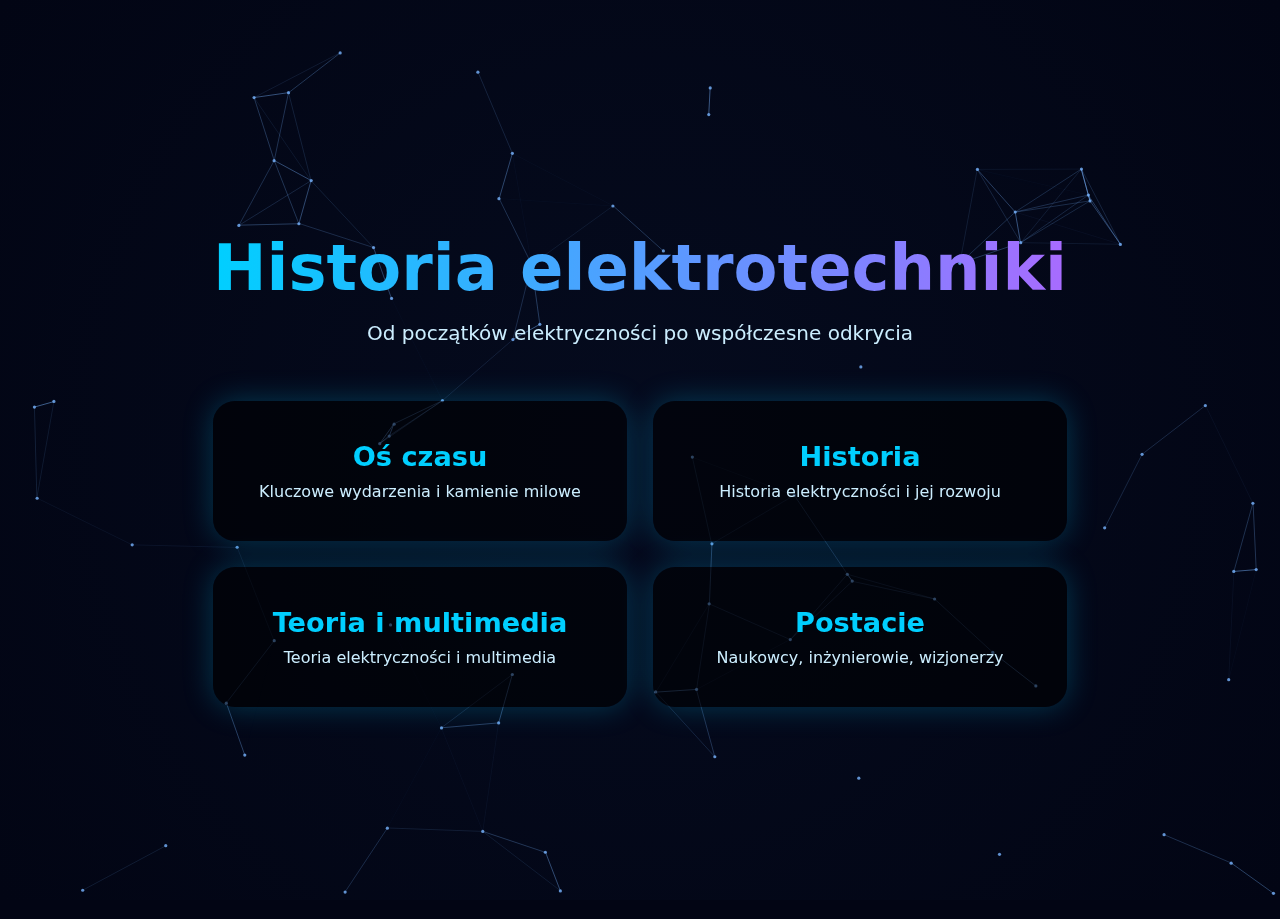
<file: index.html>
<<!DOCTYPE html>
<html lang="pl">
<head>
  <meta charset="UTF-8">
  <meta name="viewport" content="width=device-width,initial-scale=1" />
  <title>Historia elektrotechniki</title>
  <link rel="stylesheet" href="css/glowna.css">
</head>
<body class="home-page">

 <canvas id="bg-electrons"></canvas>

  <main class="tlo">
    <section class="hero">
      <h1>Historia elektrotechniki</h1>
      <p>Od początków elektryczności po współczesne odkrycia</p>

      
      <div class="tiles">

        <a href="os_czasu.html" class="tile">
          <h3>Oś czasu</h3>
          <span>Kluczowe wydarzenia i kamienie milowe</span>
        </a>

        <a href="historia.html" class="tile">
          <h3>Historia</h3>
          <span>Historia elektryczności i jej rozwoju</span>
        </a>

        <a href="teoria_multimedia.html" class="tile">
          <h3>Teoria i multimedia</h3>
          <span>Teoria elektryczności i multimedia</span>
        </a>

        <a href="postacie.html" class="tile">
          <h3>Postacie</h3>
          <span>Naukowcy, inżynierowie, wizjonerzy</span>
        </a>

      </div>
    </section>
  </main>

  <script src="script.js"></script>
</body>
</html>
</file>
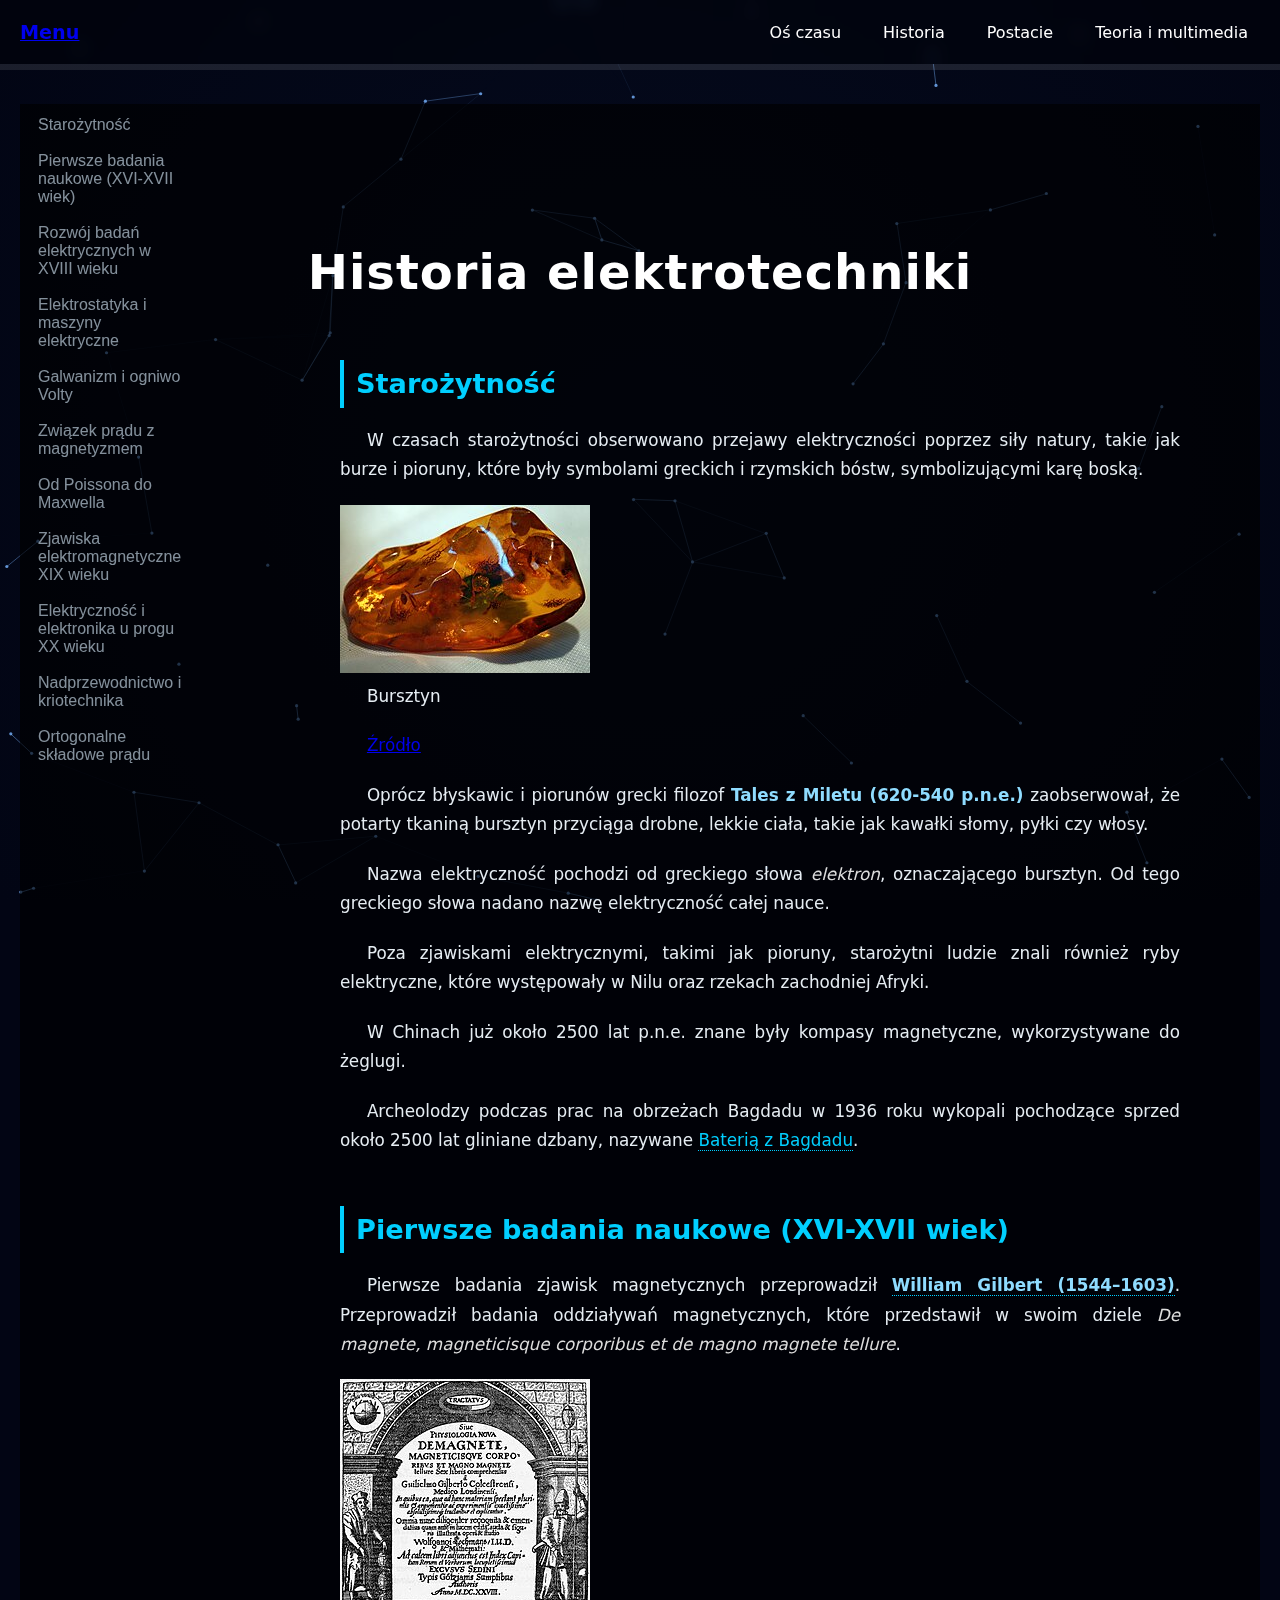
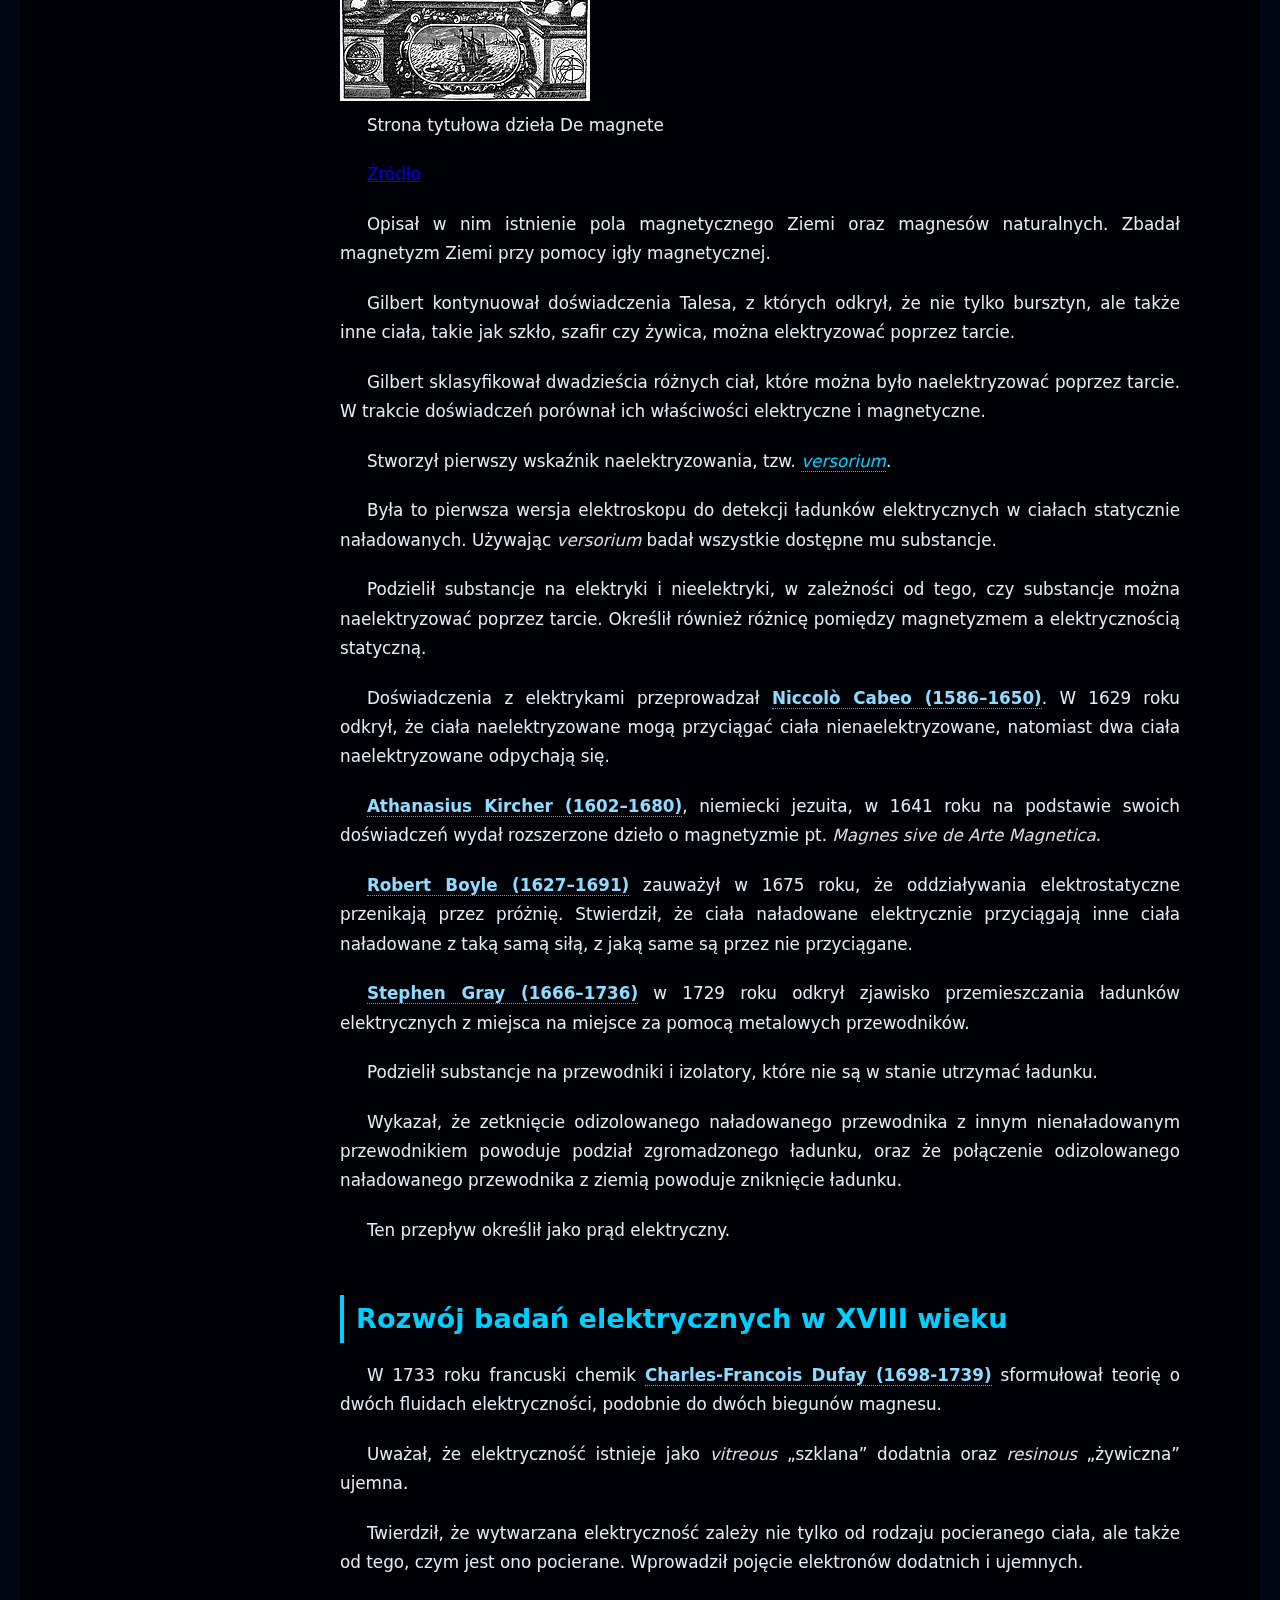
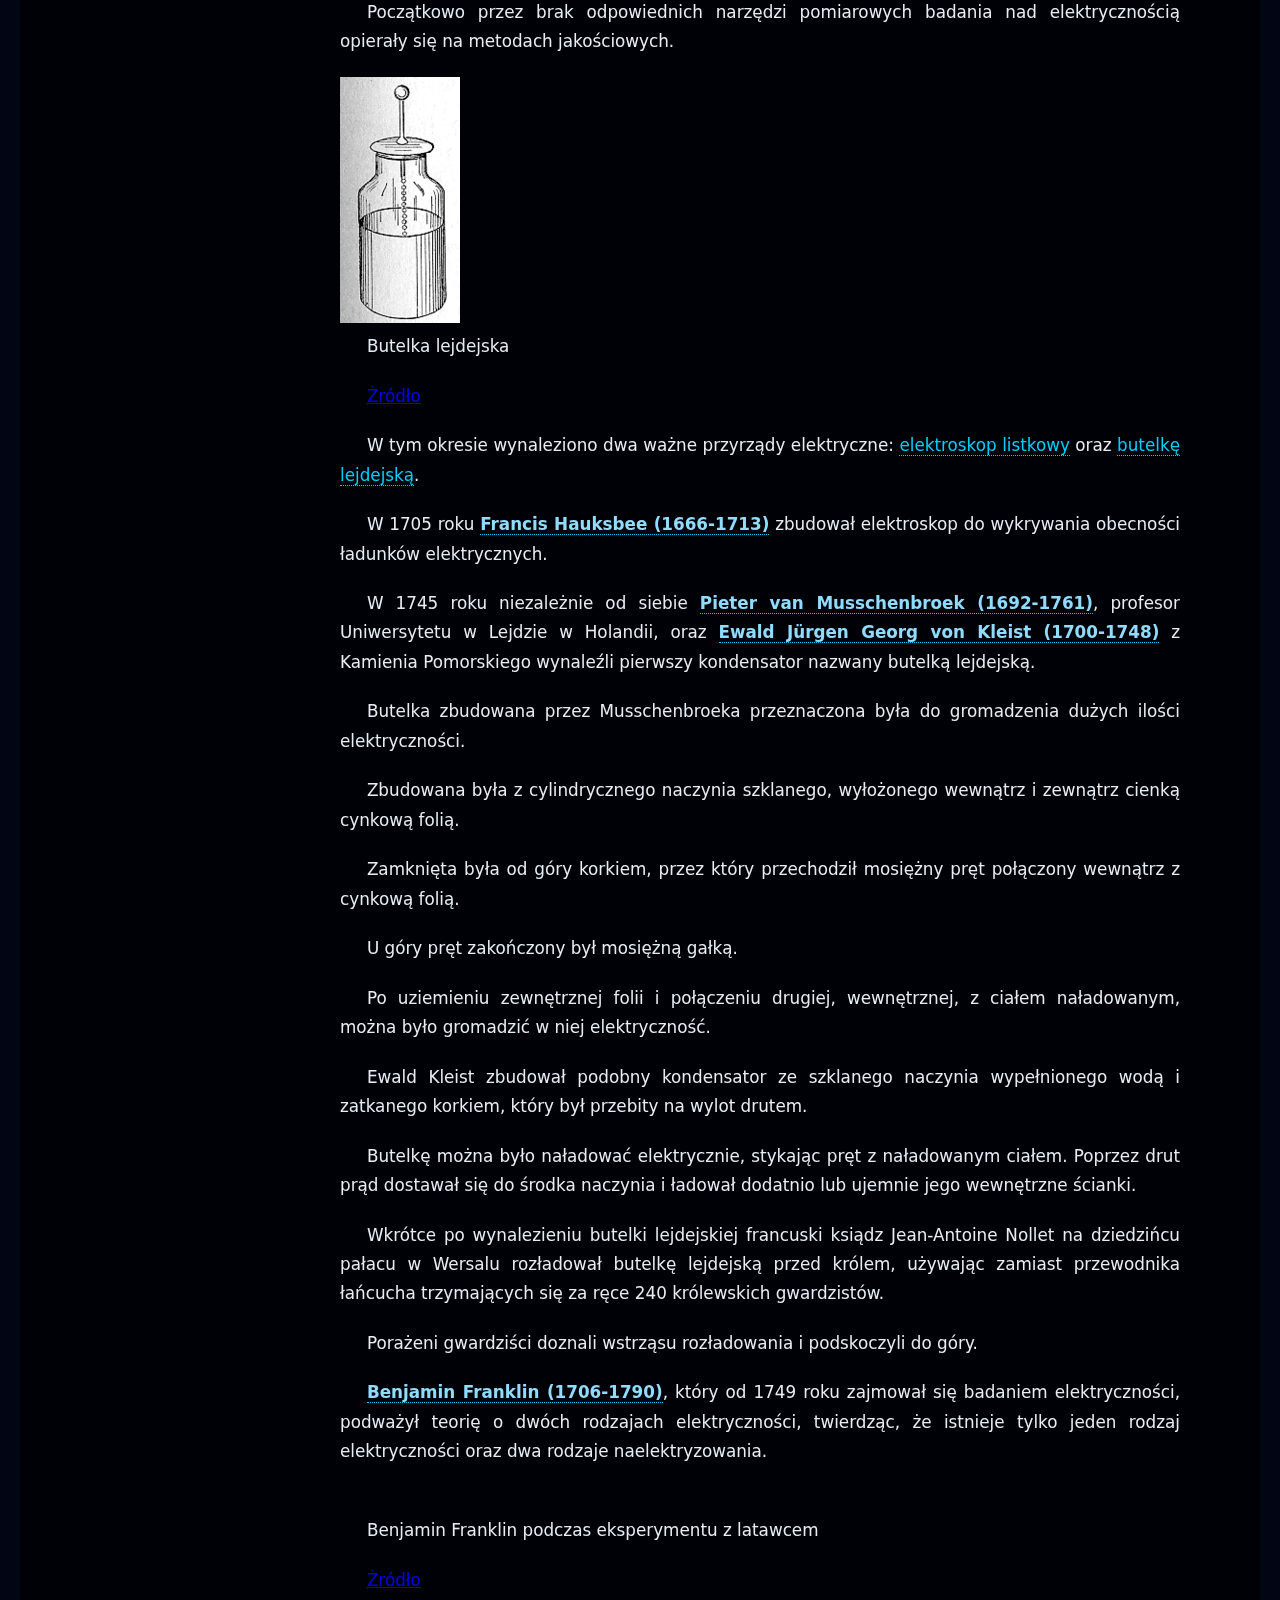
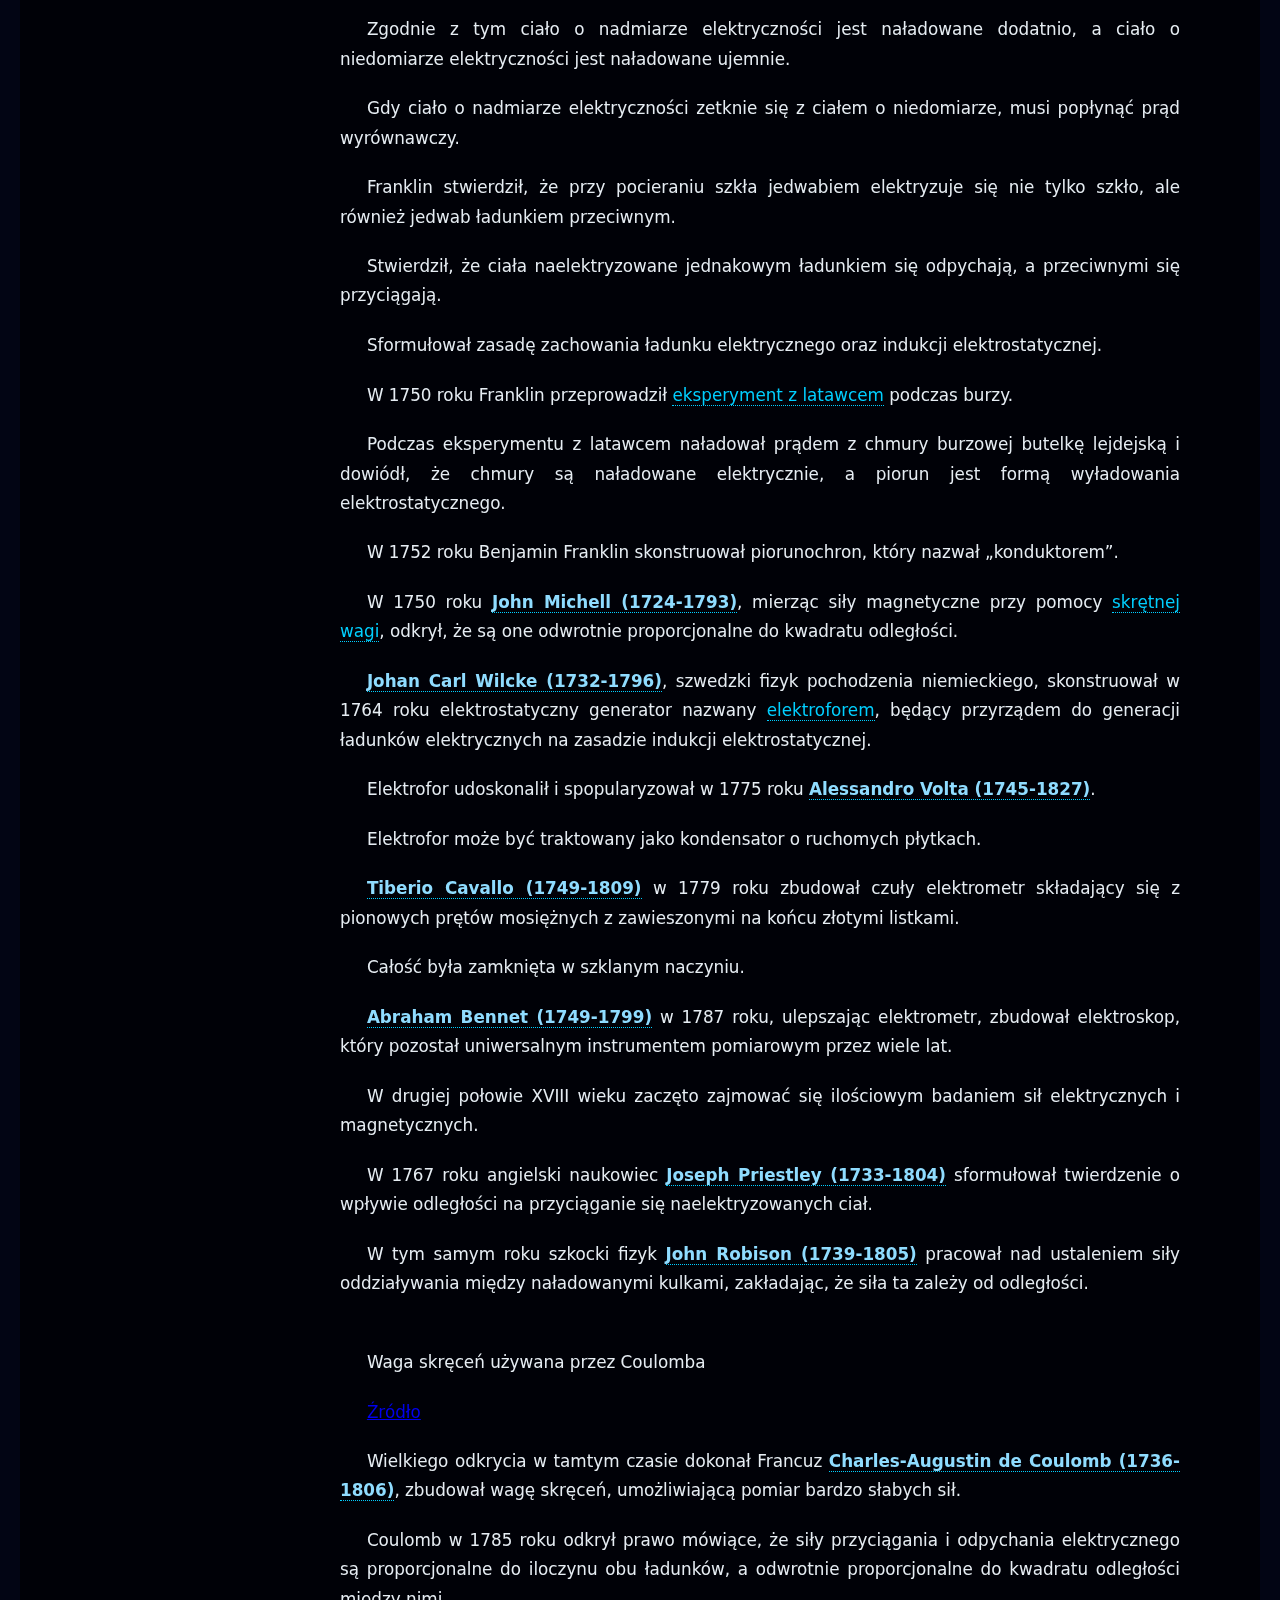
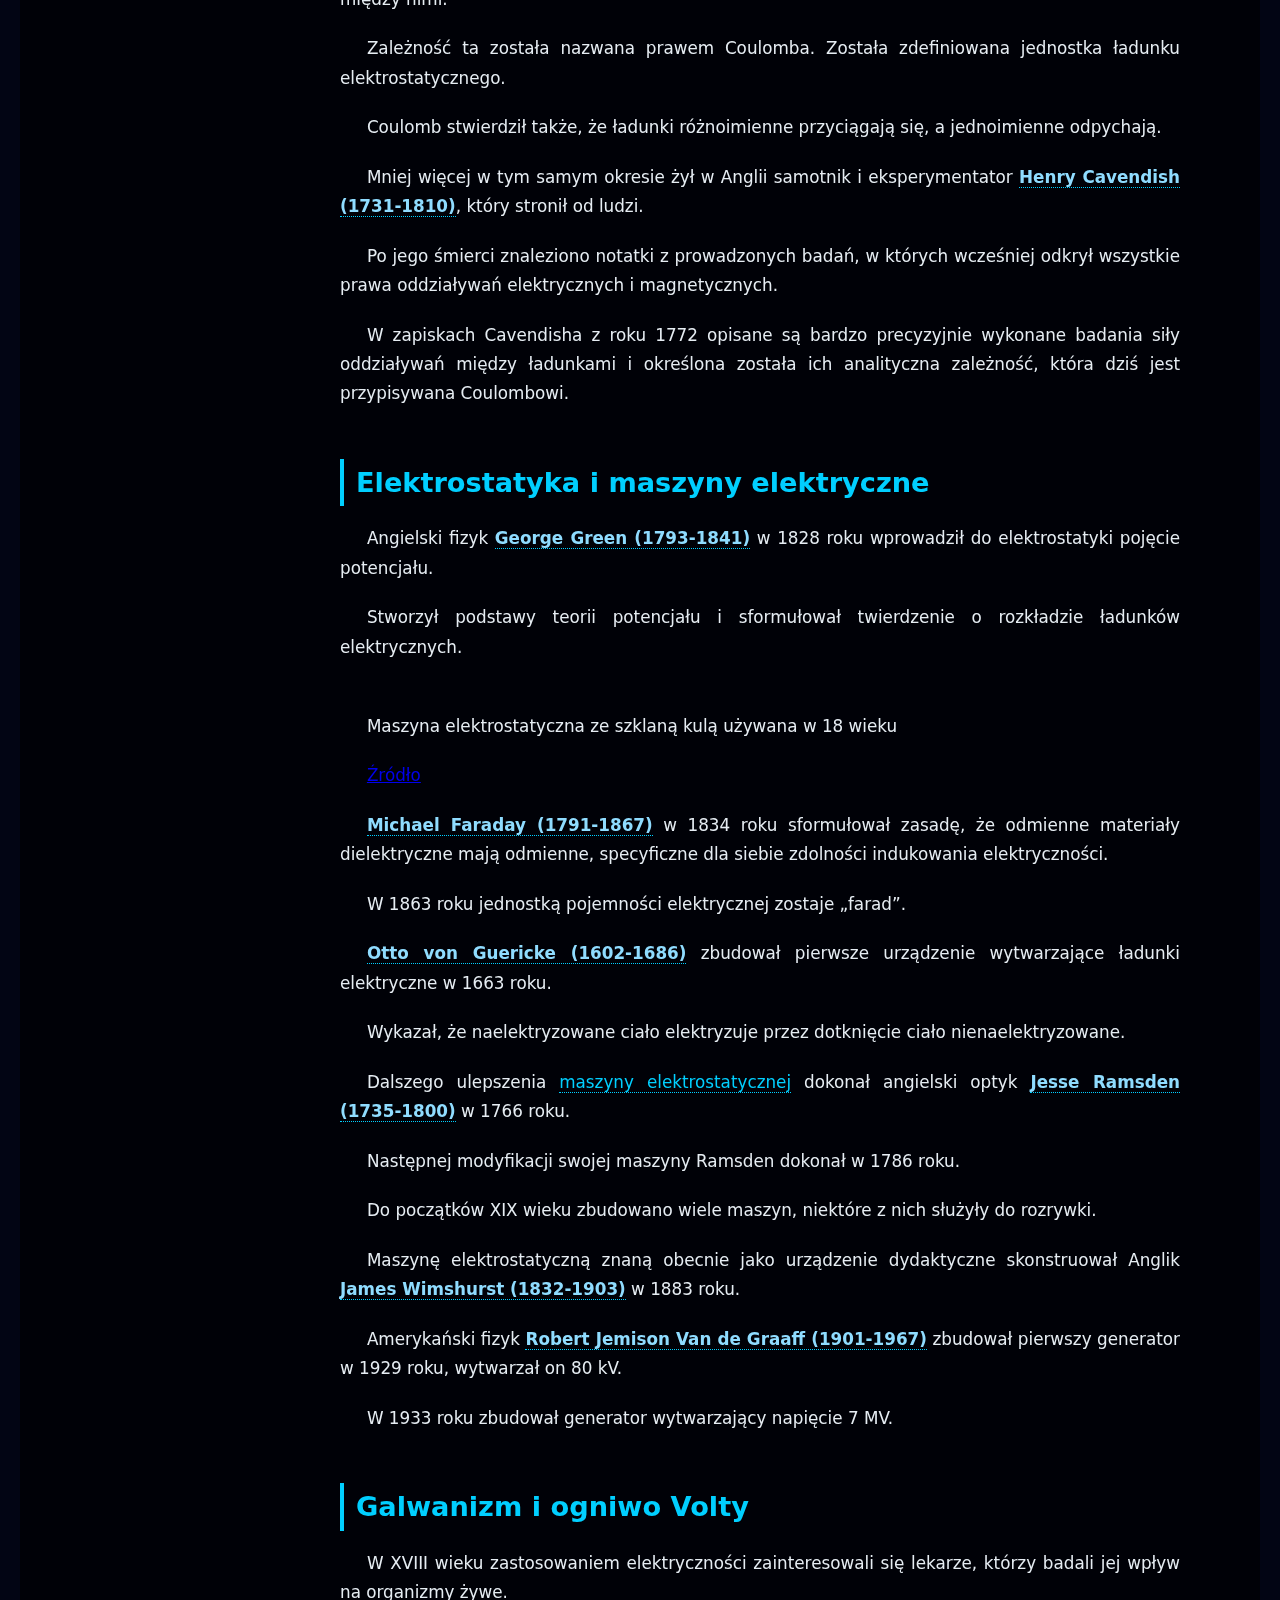
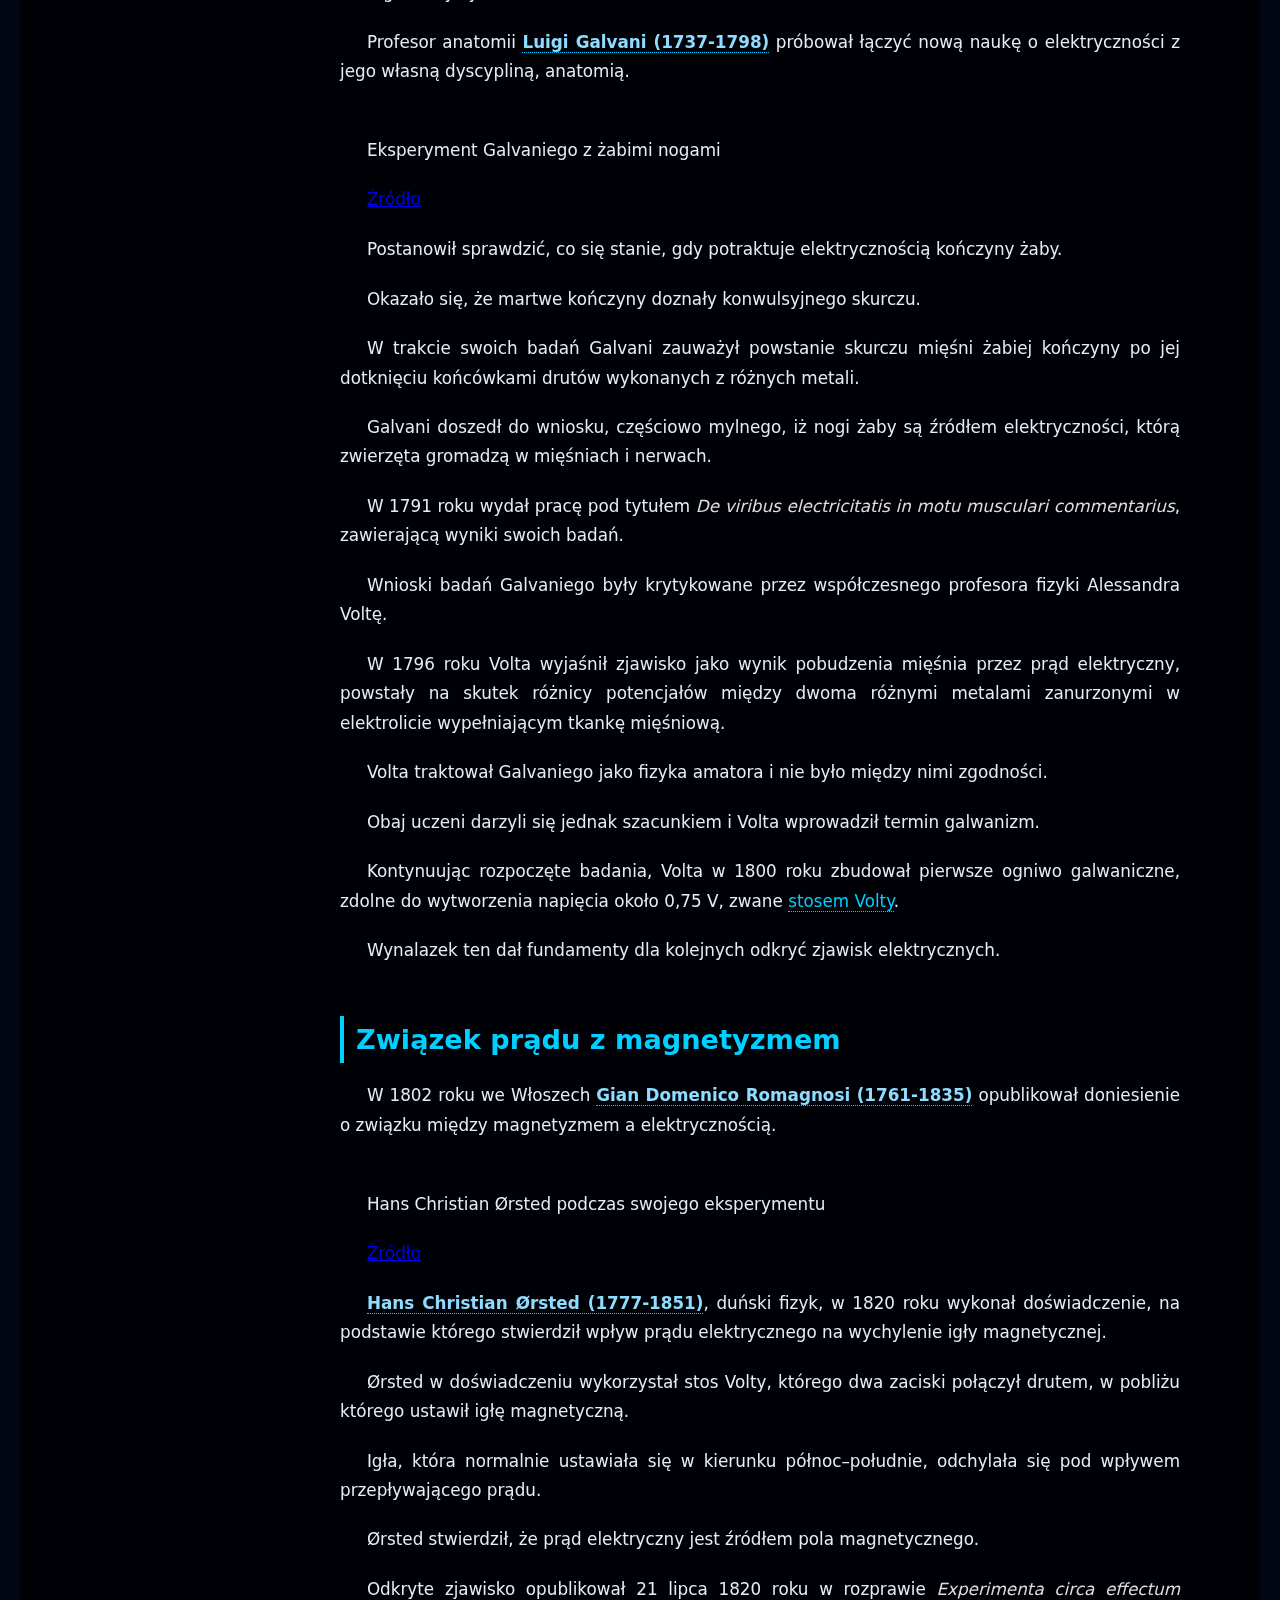
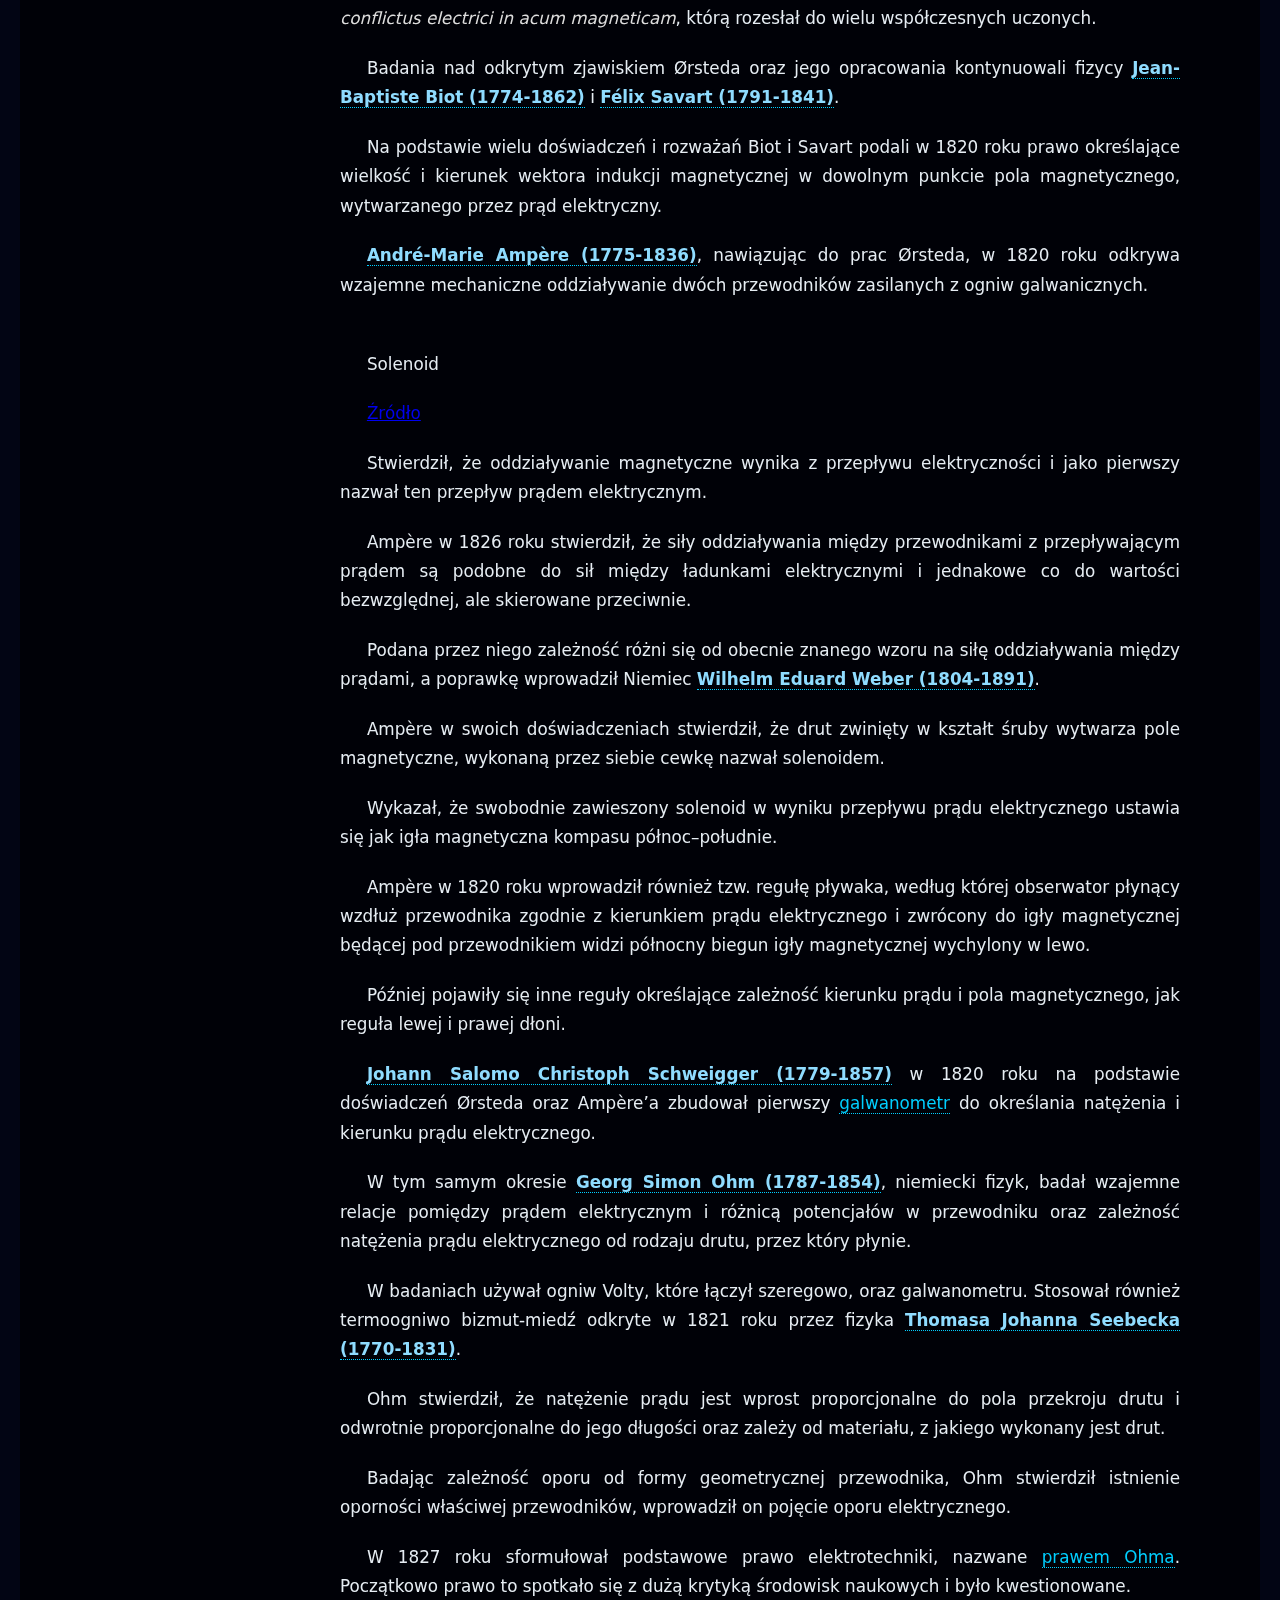
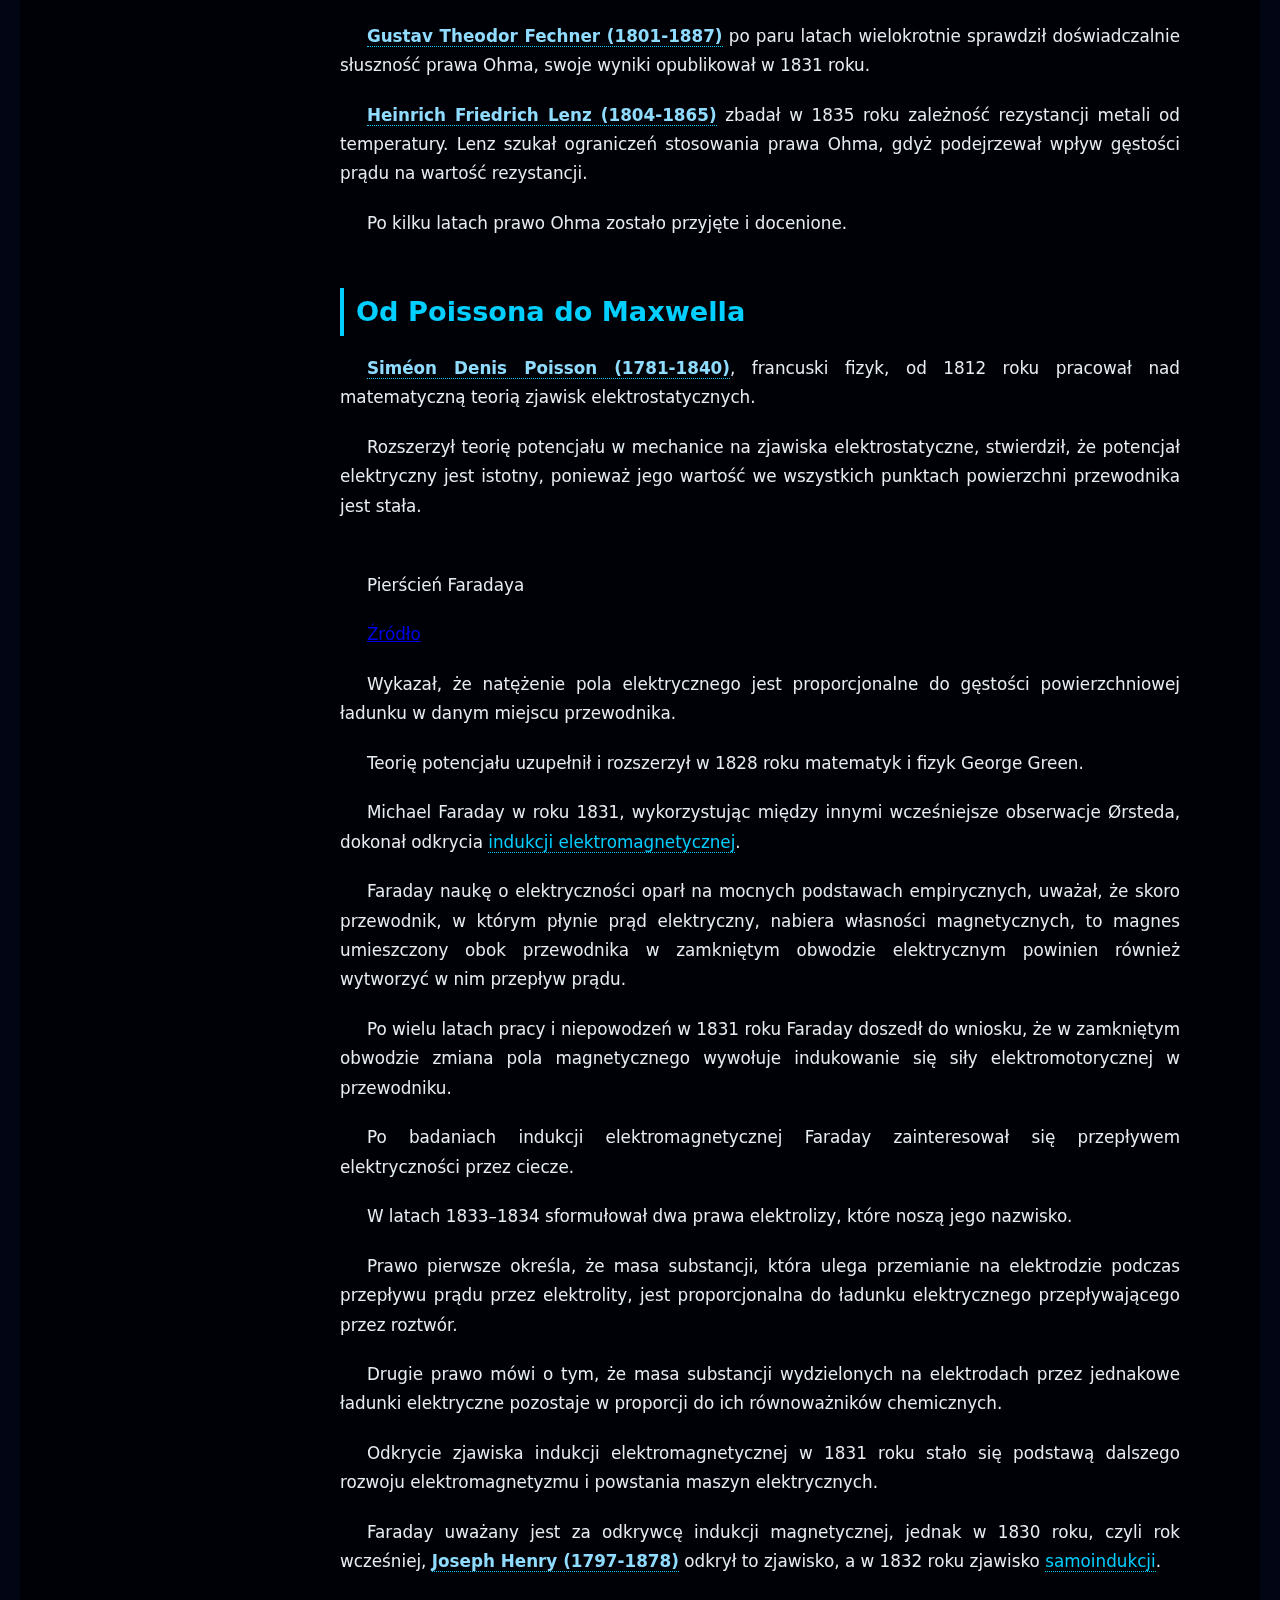
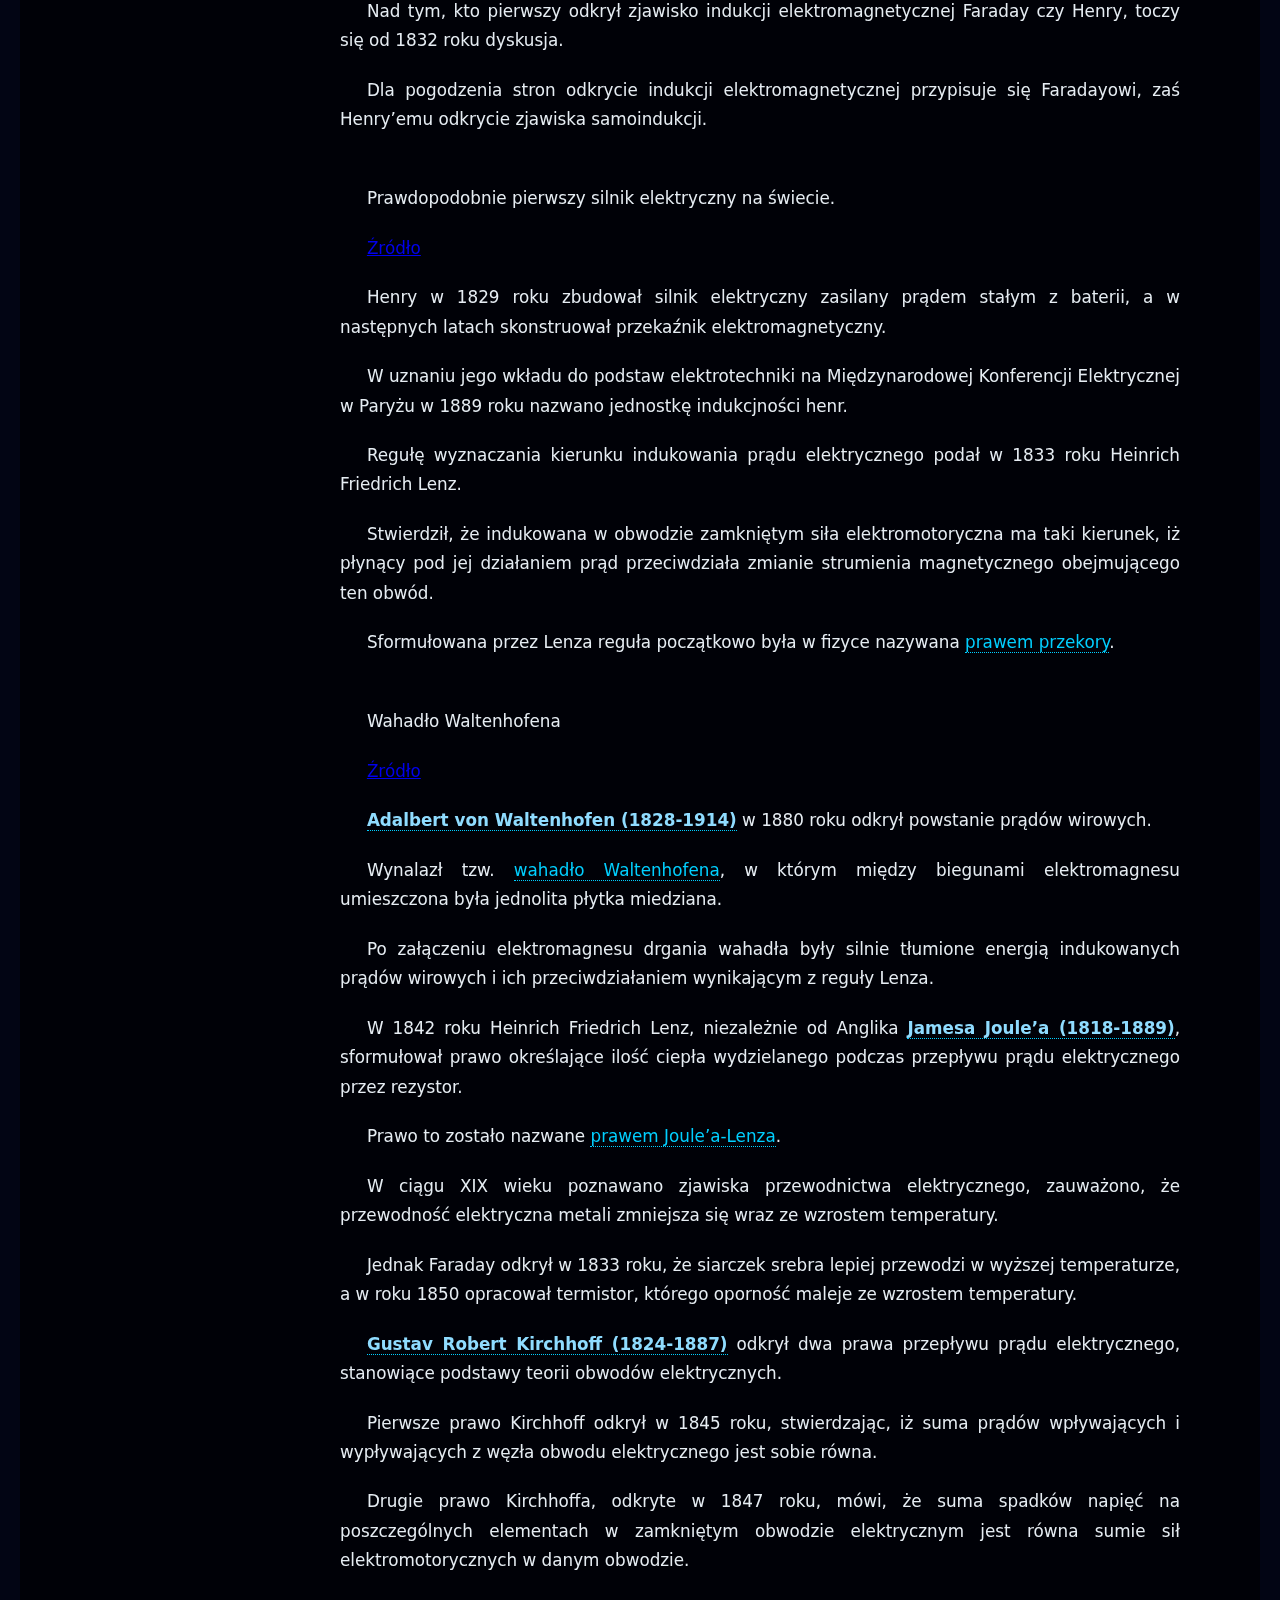
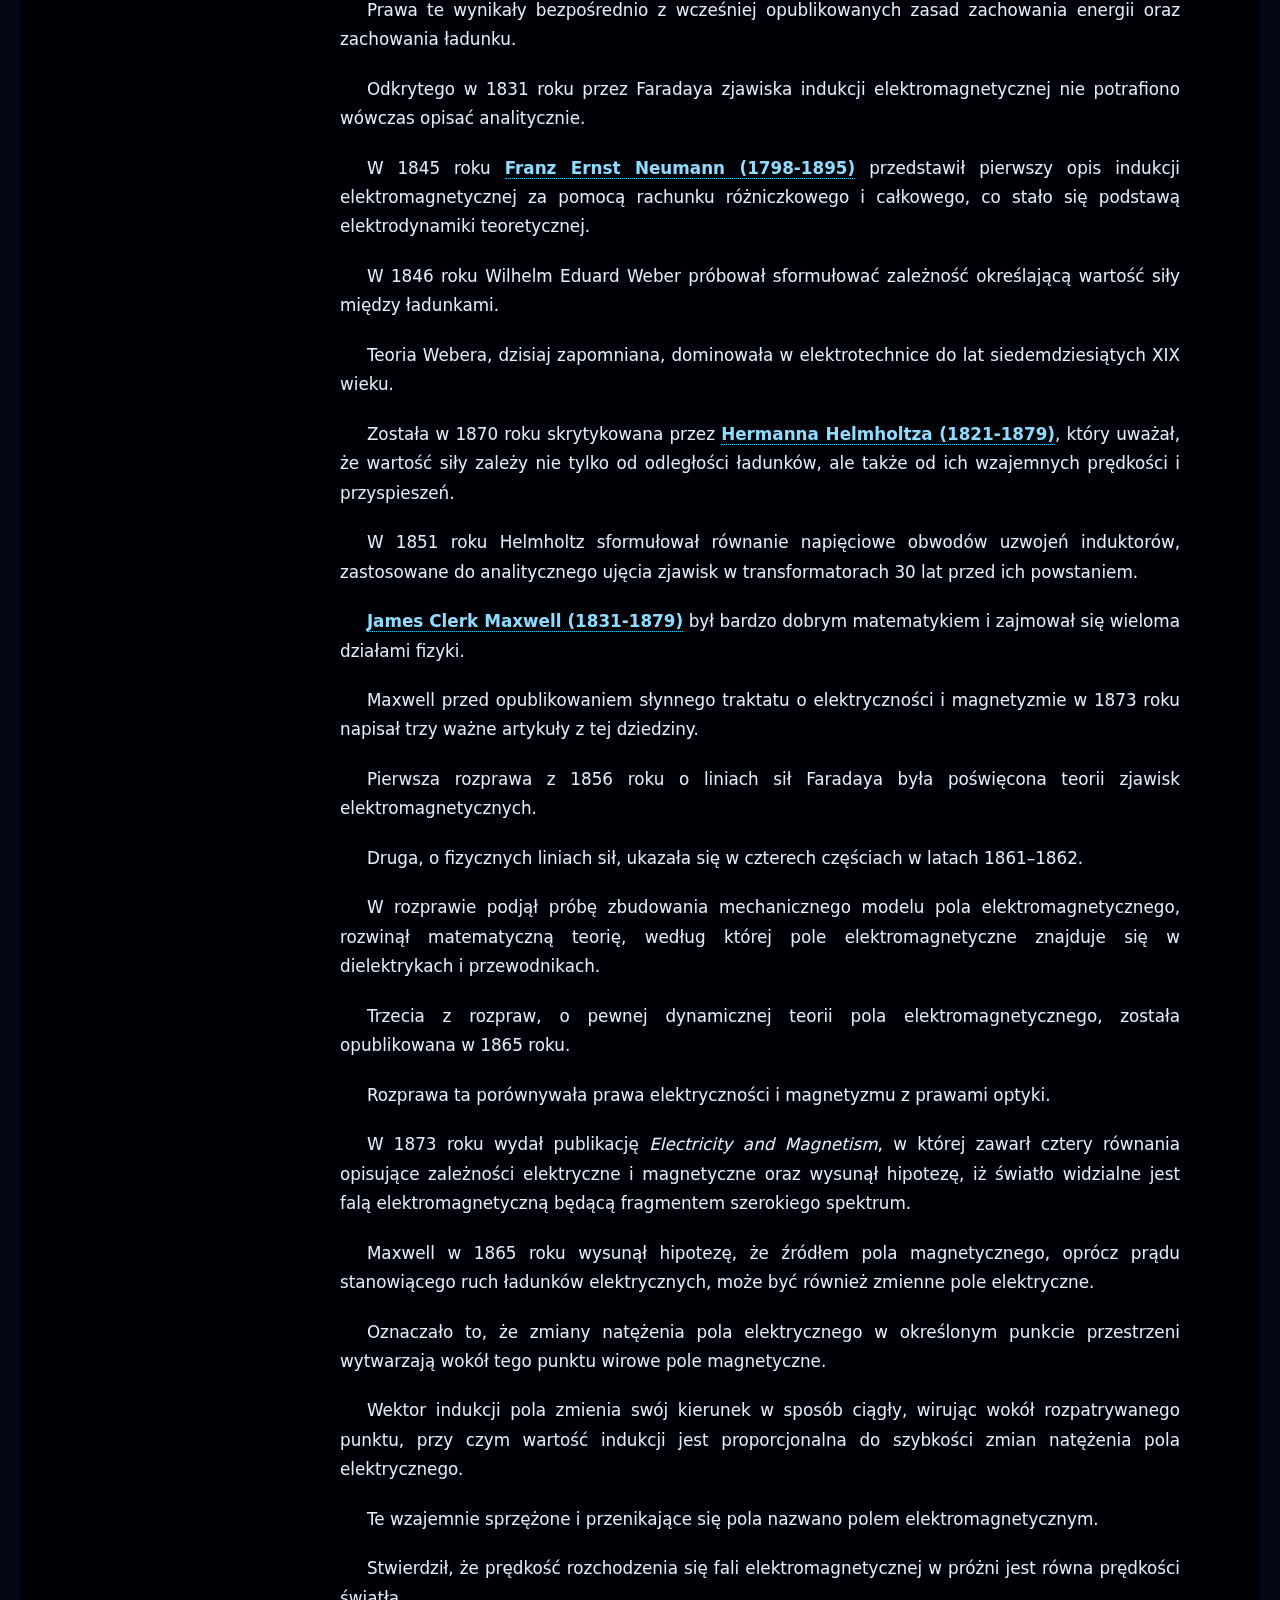
<file: historia.html>
<!doctype html>
<html lang="pl">
<head>
  <meta charset="utf-8" />
  <meta name="viewport" content="width=device-width,initial-scale=1" />
  <title>Historia elektrotechniki</title>

  <link rel="stylesheet" href="glowna.css" />
  <link rel="stylesheet" href="historia.css" />
</head>
<body class="historia-page">

  <canvas id="bg-electrons"></canvas>

  <header class="nav">
  <div id="readingProgressContainer">
  <div id="readingProgress"></div>
</div>

    <div class="start"><h4><a href="index.html">Menu</a></h4></div>

    <nav class="menu" aria-label="Główne menu">
      <a href="os_czasu.html">Oś czasu</a>
      <a href="historia.html" aria-current="page">Historia</a>
      <a href="postacie.html">Postacie</a>
      <a href="teoria_multimedia.html">Teoria i multimedia</a>
    </nav>

    <input type="checkbox" id="navToggle" class="nav-toggle" />
    <label for="navToggle" class="hamburger" aria-label="Otwórz menu">
      <div></div><div></div><div></div>
    </label>

    <nav class="tel">
      <a href="os_czasu.html">Oś czasu</a>
      <a href="historia.html" aria-current="page">Historia</a>
      <a href="postacie.html">Postacie</a>
      <a href="teoria_multimedia.html">Teoria i multimedia</a>
    </nav>
  </header>
 <div class="sidebar-hamburger" aria-label="Otwórz boczne menu">
    <div></div>
    <div></div>
    <div></div>
  </div>

  <main>
  <nav class="historia-sidebar" aria-label="Nawigacja rozdziałów historii">
  <a href="#r1">Starożytność</a>
  <a href="#r2">Pierwsze badania naukowe (XVI-XVII wiek)</a>
  <a href="#r3">Rozwój badań elektrycznych w XVIII wieku</a>
  <a href="#r4">Elektrostatyka i maszyny elektryczne</a>
  <a href="#r5">Galwanizm i ogniwo Volty</a>
  <a href="#r6">Związek prądu z magnetyzmem</a>
  <a href="#r7">Od Poissona do Maxwella</a>
  <a href="#r8">Zjawiska elektromagnetyczne XIX wieku</a>
  <a href="#r9">Elektryczność i elektronika u progu XX wieku</a>
  <a href="#r10">Nadprzewodnictwo i kriotechnika</a>
  <a href="#r11">Ortogonalne składowe prądu</a>

</nav>

    <section class="tlo" id="historia">
      <div class="overlay">

        <h1>Historia elektrotechniki</h1>

        <article class="tekst-historia">

          <h2 id="r1">Starożytność</h2>

              <p>
              W czasach starożytności obserwowano przejawy elektryczności poprzez siły natury,
              takie jak burze i pioruny, które były symbolami greckich i rzymskich bóstw,
              symbolizującymi karę boską.
              </p>
<div class="foto" data-key="bursztyn"></div>
              <p>
              Oprócz błyskawic i piorunów grecki filozof <b>Tales z Miletu (620-540 p.n.e.)</b>
              zaobserwował, że potarty tkaniną bursztyn przyciąga drobne, lekkie ciała,
              takie jak kawałki słomy, pyłki czy włosy.
              </p>
              

              <p>
              Nazwa elektryczność pochodzi od greckiego słowa <i>elektron</i>, oznaczającego bursztyn.
              Od tego greckiego słowa nadano nazwę elektryczność całej nauce.
              </p>

              <p>
              Poza zjawiskami elektrycznymi, takimi jak pioruny, starożytni ludzie znali również
              ryby elektryczne, które występowały w Nilu oraz rzekach zachodniej Afryki.
              </p>

              <p>
              W Chinach już około 2500 lat p.n.e. znane były kompasy magnetyczne,
              wykorzystywane do żeglugi.
              </p>

              <p>
              Archeolodzy podczas prac na obrzeżach Bagdadu w 1936 roku wykopali
              pochodzące sprzed około 2500 lat gliniane dzbany,
              nazywane <span class="dict-word" data-key="bagdad">Baterią z Bagdadu</span>.
              </p>

          <h2 id="r2">Pierwsze badania naukowe (XVI-XVII wiek)</h2>

              <p>
              Pierwsze badania zjawisk magnetycznych przeprowadził <span class="dict-word" data-key="gilbert"><b>William Gilbert (1544–1603)</b></span>.
              Przeprowadził badania oddziaływań magnetycznych, które przedstawił w swoim dziele
              <i>De magnete, magneticisque corporibus et de magno magnete tellure</i>.
              </p>
<div class="foto" data-key="de_magnets"></div>
              <p>
              Opisał w nim istnienie pola magnetycznego Ziemi oraz magnesów naturalnych.
              Zbadał magnetyzm Ziemi przy pomocy igły magnetycznej.
              </p>

              <p>
              Gilbert kontynuował doświadczenia Talesa, z których odkrył, że nie tylko bursztyn,
              ale także inne ciała, takie jak szkło, szafir czy żywica, można elektryzować
              poprzez tarcie.
              </p>

              <p>
              Gilbert sklasyfikował dwadzieścia różnych ciał, które można było naelektryzować
              poprzez tarcie. W trakcie doświadczeń porównał ich właściwości elektryczne
              i magnetyczne.
              </p>

              <p>
              Stworzył pierwszy wskaźnik naelektryzowania, tzw.
              <i><span class="dict-word" data-key="versorium">versorium</span></i>.
              </p>

              <p>
              Była to pierwsza wersja elektroskopu do detekcji ładunków elektrycznych
              w ciałach statycznie naładowanych. Używając <i>versorium</i> badał wszystkie
              dostępne mu substancje.
              </p>

              <p>
              Podzielił substancje na elektryki i nieelektryki, w zależności od tego,
              czy substancje można naelektryzować poprzez tarcie.
              Określił również różnicę pomiędzy magnetyzmem
              a elektrycznością statyczną.
              </p>

              <p>
              Doświadczenia z elektrykami przeprowadzał <span class="dict-word" data-key="cabeo"><b>Niccolò Cabeo (1586–1650)</b></span>.
              W 1629 roku odkrył, że ciała naelektryzowane mogą przyciągać
              ciała nienaelektryzowane, natomiast dwa ciała naelektryzowane
              odpychają się.
              </p>

              <p>
              <span class="dict-word" data-key="kircher"><b>Athanasius Kircher (1602–1680)</b></span>, niemiecki jezuita,
              w 1641 roku na podstawie swoich doświadczeń
              wydał rozszerzone dzieło o magnetyzmie pt.
              <i>Magnes sive de Arte Magnetica</i>.
              </p>

              <p>
              <span class="dict-word" data-key="boyle"><b>Robert Boyle (1627–1691)</b></span> zauważył w 1675 roku,
              że oddziaływania elektrostatyczne przenikają przez próżnię.
              Stwierdził, że ciała naładowane elektrycznie przyciągają
              inne ciała naładowane z taką samą siłą,
              z jaką same są przez nie przyciągane.
              </p>

              <p>
              <span class="dict-word" data-key="gray"><b>Stephen Gray (1666–1736)</b></span> w 1729 roku odkrył zjawisko
              przemieszczania ładunków elektrycznych z miejsca na miejsce
              za pomocą metalowych przewodników.
              </p>

              <p>
              Podzielił substancje na przewodniki i izolatory,
              które nie są w stanie utrzymać ładunku.
              </p>

              <p>
              Wykazał, że zetknięcie odizolowanego naładowanego przewodnika
              z innym nienaładowanym przewodnikiem powoduje
              podział zgromadzonego ładunku,
              oraz że połączenie odizolowanego naładowanego przewodnika
              z ziemią powoduje zniknięcie ładunku.
              </p>

              <p>
              Ten przepływ określił jako prąd elektryczny.
              </p>
          <h2 id="r3">Rozwój badań elektrycznych w XVIII wieku</h2>

              <p>
              W 1733 roku francuski chemik <span class="dict-word" data-key="fay"><b>Charles-Francois Dufay (1698-1739)</b></span>
              sformułował teorię o dwóch fluidach elektryczności,
              podobnie do dwóch biegunów magnesu.
              </p>

              <p>
              Uważał, że elektryczność istnieje jako
              <i>vitreous</i> „szklana” dodatnia
              oraz <i>resinous</i> „żywiczna” ujemna.
              </p>

              <p>
              Twierdził, że wytwarzana elektryczność
              zależy nie tylko od rodzaju pocieranego ciała,
              ale także od tego, czym jest ono pocierane.
              Wprowadził pojęcie elektronów dodatnich i ujemnych.
              </p>

              <p>
              Początkowo przez brak odpowiednich narzędzi pomiarowych
              badania nad elektrycznością opierały się
              na metodach jakościowych.
              </p>
<div class="foto" data-key="butelka_lejdejska"></div>
              <p>
              W tym okresie wynaleziono dwa ważne przyrządy elektryczne:
              <span class="dict-word" data-key="elektroskop_listkowy">elektroskop listkowy</span>
              oraz
              <span class="dict-word" data-key="butelka_lejdejska">butelkę lejdejską</span>.
              </p>

              <p>
              W 1705 roku <span class="dict-word" data-key="hauksbee"><b>Francis Hauksbee (1666-1713)</b></span>
              zbudował elektroskop do wykrywania
              obecności ładunków elektrycznych.
              </p>

              <p>
              W 1745 roku niezależnie od siebie <span class="dict-word" data-key="musschenbroek"><b>Pieter van Musschenbroek (1692-1761)</b></span>,
              profesor Uniwersytetu w Lejdzie w Holandii, oraz <span class="dict-word" data-key="kleist"><b>Ewald Jürgen Georg von Kleist (1700-1748)</b></span>
              z Kamienia Pomorskiego wynaleźli pierwszy kondensator nazwany butelką lejdejską.
              </p>

              <p>
              Butelka zbudowana przez Musschenbroeka przeznaczona była do gromadzenia
              dużych ilości elektryczności.
              </p>

              <p>
              Zbudowana była z cylindrycznego naczynia szklanego, wyłożonego wewnątrz i zewnątrz cienką cynkową folią.
              </p>

              <p>
              Zamknięta była od góry korkiem, przez który przechodził mosiężny pręt
              połączony wewnątrz z cynkową folią.
              </p>

              <p>
              U góry pręt zakończony był mosiężną gałką.
              </p>

              <p>
              Po uziemieniu zewnętrznej folii i połączeniu drugiej, wewnętrznej,
              z ciałem naładowanym, można było gromadzić w niej elektryczność.
              </p>

              <p>
              Ewald Kleist zbudował podobny kondensator ze szklanego naczynia wypełnionego wodą
              i zatkanego korkiem, który był przebity na wylot drutem.
              </p>

              <p>
              Butelkę można było naładować elektrycznie, stykając pręt z naładowanym ciałem.
              Poprzez drut prąd dostawał się do środka naczynia i ładował
              dodatnio lub ujemnie jego wewnętrzne ścianki.
              </p>

              <p>
              Wkrótce po wynalezieniu butelki lejdejskiej francuski ksiądz Jean-Antoine Nollet
              na dziedzińcu pałacu w Wersalu rozładował butelkę lejdejską przed królem,
              używając zamiast przewodnika łańcucha trzymających się za ręce
              240 królewskich gwardzistów.
              </p>

              <p>
              Porażeni gwardziści doznali wstrząsu rozładowania i podskoczyli do góry.
              </p>

              <p>
              <span class="dict-word" data-key="franklin"><b>Benjamin Franklin (1706-1790)</b></span>, który od 1749 roku zajmował się
              badaniem elektryczności, podważył teorię o dwóch rodzajach elektryczności,
              twierdząc, że istnieje tylko jeden rodzaj elektryczności
              oraz dwa rodzaje naelektryzowania.
              </p>
<div class="foto" data-key="franklin_latawiec"></div>
              <p>
              Zgodnie z tym ciało o nadmiarze elektryczności jest naładowane dodatnio,
              a ciało o niedomiarze elektryczności jest naładowane ujemnie.
              </p>

              <p>
              Gdy ciało o nadmiarze elektryczności zetknie się z ciałem o niedomiarze,
              musi popłynąć prąd wyrównawczy.
              </p>

              <p>
              Franklin stwierdził, że przy pocieraniu szkła jedwabiem
              elektryzuje się nie tylko szkło, ale również jedwab ładunkiem przeciwnym.
              </p>

              <p>
              Stwierdził, że ciała naelektryzowane jednakowym ładunkiem się odpychają,
              a przeciwnymi się przyciągają.
              </p>

              <p>
              Sformułował zasadę zachowania ładunku elektrycznego oraz indukcji elektrostatycznej.
              </p>

              <p>
              W 1750 roku Franklin przeprowadził
              <span class="dict-word" data-key="eksperyment_latawcem">eksperyment z latawcem</span>
              podczas burzy.
              </p>

              <p>
              Podczas eksperymentu z latawcem naładował prądem z chmury burzowej
              butelkę lejdejską i dowiódł, że chmury są naładowane elektrycznie,
              a piorun jest formą wyładowania elektrostatycznego.
              </p>

              <p>
              W 1752 roku Benjamin Franklin skonstruował piorunochron, który nazwał „konduktorem”.
              </p>

              <p>
              W 1750 roku <span class="dict-word" data-key="michell"><b>John Michell (1724-1793)</b></span>, mierząc siły magnetyczne przy pomocy
              <span class="dict-word" data-key="waga_skretna">skrętnej wagi</span>,
              odkrył, że są one odwrotnie proporcjonalne do kwadratu odległości.
              </p>

              <p>
              <span class="dict-word" data-key="wilcke"><b>Johan Carl Wilcke (1732-1796)</b></span>, szwedzki fizyk pochodzenia niemieckiego, skonstruował w 1764 roku
              elektrostatyczny generator nazwany
              <span class="dict-word" data-key="elektrofor">elektroforem</span>,
              będący przyrządem do generacji ładunków elektrycznych na zasadzie indukcji elektrostatycznej.
              </p>

              <p>
              Elektrofor udoskonalił i spopularyzował w 1775 roku <span class="dict-word" data-key="volta"><b>Alessandro Volta (1745-1827)</b></span>.
              </p>

              <p>
              Elektrofor może być traktowany jako kondensator o ruchomych płytkach.
              </p>

              <p>
              <span class="dict-word" data-key="cavallo"><b>Tiberio Cavallo (1749-1809)</b></span> w 1779 roku zbudował czuły elektrometr
              składający się z pionowych prętów mosiężnych z zawieszonymi na końcu złotymi listkami.
              </p>

              <p>
              Całość była zamknięta w szklanym naczyniu.
              </p>

              <p>
              <span class="dict-word" data-key="bennet"><b>Abraham Bennet (1749-1799)</b></span> w 1787 roku, ulepszając elektrometr, zbudował elektroskop,
              który pozostał uniwersalnym instrumentem pomiarowym przez wiele lat.
              </p>
              <p>
              W drugiej połowie XVIII wieku zaczęto zajmować się ilościowym badaniem
              sił elektrycznych i magnetycznych.
              </p>

              <p>
              W 1767 roku angielski naukowiec <span class="dict-word" data-key="priestley"><b>Joseph Priestley (1733-1804)</b></span> sformułował twierdzenie
              o wpływie odległości na przyciąganie się naelektryzowanych ciał.
              </p>

              <p>
              W tym samym roku szkocki fizyk <span class="dict-word" data-key="robison"><b>John Robison (1739-1805)</b></span> pracował nad ustaleniem
              siły oddziaływania między naładowanymi kulkami, zakładając, że siła ta zależy od odległości.
              </p>
<div class="foto" data-key="waga_skrecen_coulomba"></div>
              <p>
              Wielkiego odkrycia w tamtym czasie dokonał Francuz <span class="dict-word" data-key="coulomb"><b>Charles-Augustin de Coulomb (1736-1806)</b></span>,
              zbudował wagę skręceń, umożliwiającą pomiar bardzo słabych sił.
              </p>

              <p>
              Coulomb w 1785 roku odkrył prawo mówiące, że siły przyciągania i odpychania elektrycznego
              są proporcjonalne do iloczynu obu ładunków, a odwrotnie proporcjonalne do kwadratu odległości
              między nimi.
              </p>

              <p>
              Zależność ta została nazwana prawem Coulomba. Została zdefiniowana jednostka ładunku elektrostatycznego.
              </p>

              <p>
              Coulomb stwierdził także, że ładunki różnoimienne przyciągają się, a jednoimienne odpychają.
              </p>

              <p>
              Mniej więcej w tym samym okresie żył w Anglii samotnik i eksperymentator
              <span class="dict-word" data-key="cavendish"><b>Henry Cavendish (1731-1810)</b></span>, który stronił od ludzi.
              </p>

              <p>
              Po jego śmierci znaleziono notatki z prowadzonych badań,
              w których wcześniej odkrył wszystkie prawa oddziaływań elektrycznych i magnetycznych.
              </p>

              <p>
              W zapiskach Cavendisha z roku 1772 opisane są bardzo precyzyjnie wykonane badania
              siły oddziaływań między ładunkami i określona została ich analityczna zależność,
              która dziś jest przypisywana Coulombowi.
              </p>

          <h2 id="r4">Elektrostatyka i maszyny elektryczne</h2>
              <p>
              Angielski fizyk <span class="dict-word" data-key="green"><b>George Green (1793-1841)</b></span> w 1828 roku wprowadził do elektrostatyki pojęcie potencjału.
              </p>

              <p>
              Stworzył podstawy teorii potencjału i sformułował twierdzenie o rozkładzie ładunków elektrycznych.
              </p>
<div class="foto" data-key="maszyna_elektrostatyczna_18w"></div>
              <p>
              <span class="dict-word" data-key="faraday"><b>Michael Faraday (1791-1867)</b></span> w 1834 roku sformułował zasadę, że odmienne materiały dielektryczne
              mają odmienne, specyficzne dla siebie zdolności indukowania elektryczności.
              </p>

              <p>
              W 1863 roku jednostką pojemności elektrycznej zostaje „farad”.
              </p>

              <p>
              <span class="dict-word" data-key="guericke"><b>Otto von Guericke (1602-1686)</b></span> zbudował pierwsze urządzenie wytwarzające ładunki elektryczne w 1663 roku.
              </p>

              <p>
              Wykazał, że naelektryzowane ciało elektryzuje przez dotknięcie ciało nienaelektryzowane.
              </p>

              <p>
              Dalszego ulepszenia
              <span class="dict-word" data-key="maszyna_elektrostatyczna">maszyny elektrostatycznej</span>
              dokonał angielski optyk <span class="dict-word" data-key="ramsden"><b>Jesse Ramsden (1735-1800)</b></span> w 1766 roku.
              </p>

              <p>
              Następnej modyfikacji swojej maszyny Ramsden dokonał w 1786 roku.
              </p>

              <p>
              Do początków XIX wieku zbudowano wiele maszyn, niektóre z nich służyły do rozrywki.
              </p>

              <p>
              Maszynę elektrostatyczną znaną obecnie jako urządzenie dydaktyczne skonstruował Anglik
              <span class="dict-word" data-key="wimshurst"><b>James Wimshurst (1832-1903)</b></span> w 1883 roku.
              </p>

              <p>
              Amerykański fizyk <span class="dict-word" data-key="graaff"><b>Robert Jemison Van de Graaff (1901-1967)</b></span> zbudował pierwszy generator
              w 1929 roku, wytwarzał on 80 kV.
              </p>

              <p>
              W 1933 roku zbudował generator wytwarzający napięcie 7 MV.
              </p>

          <h2 id="r5"> Galwanizm i ogniwo Volty</h2>
              <p>
              W XVIII wieku zastosowaniem elektryczności zainteresowali się lekarze,
              którzy badali jej wpływ na organizmy żywe.
              </p>

              <p>
              Profesor anatomii <span class="dict-word" data-key="galvani"><b>Luigi Galvani (1737-1798)</b></span> próbował łączyć nową naukę o elektryczności
              z jego własną dyscypliną, anatomią.
              </p>
<div class="foto" data-key="eksperyment_galvaniego"></div>
              <p>
              Postanowił sprawdzić, co się stanie, gdy potraktuje elektrycznością kończyny żaby.
              </p>

              <p>
              Okazało się, że martwe kończyny doznały konwulsyjnego skurczu.
              </p>

              <p>
              W trakcie swoich badań Galvani zauważył powstanie skurczu mięśni żabiej kończyny
              po jej dotknięciu końcówkami drutów wykonanych z różnych metali.
              </p>

              <p>
              Galvani doszedł do wniosku, częściowo mylnego, iż nogi żaby są źródłem elektryczności,
              którą zwierzęta gromadzą w mięśniach i nerwach.
              </p>

              <p>
              W 1791 roku wydał pracę pod tytułem <i>De viribus electricitatis in motu musculari commentarius</i>,
              zawierającą wyniki swoich badań.
              </p>

              <p>
              Wnioski badań Galvaniego były krytykowane przez współczesnego profesora fizyki
              Alessandra Voltę.
              </p>

              <p>
              W 1796 roku Volta wyjaśnił zjawisko jako wynik pobudzenia mięśnia przez prąd elektryczny,
              powstały na skutek różnicy potencjałów między dwoma różnymi metalami zanurzonymi w elektrolicie
              wypełniającym tkankę mięśniową.
              </p>

              <p>
              Volta traktował Galvaniego jako fizyka amatora i nie było między nimi zgodności.
              </p>

              <p>
              Obaj uczeni darzyli się jednak szacunkiem i Volta wprowadził termin galwanizm.
              </p>

              <p>
              Kontynuując rozpoczęte badania, Volta w 1800 roku zbudował pierwsze ogniwo galwaniczne,
              zdolne do wytworzenia napięcia około 0,75 V, zwane
              <span class="dict-word" data-key="stos_Volty">stosem Volty</span>.
              </p>

              <p>
              Wynalazek ten dał fundamenty dla kolejnych odkryć zjawisk elektrycznych.
              </p>
          <h2 id="r6"> Związek prądu z magnetyzmem </h2>
              <p>
              W 1802 roku we Włoszech <span class="dict-word" data-key="romagnosi"><b>Gian Domenico Romagnosi (1761-1835)</b></span> opublikował doniesienie
              o związku między magnetyzmem a elektrycznością.
              </p>
<div class="foto" data-key="oerster"></div>
              <p>
              <span class="dict-word" data-key="Ørsted"><b>Hans Christian Ørsted (1777-1851)</b></span>, duński fizyk, w 1820 roku wykonał doświadczenie,
              na podstawie którego stwierdził wpływ prądu elektrycznego na wychylenie igły magnetycznej.
              </p>

              <p>
              Ørsted w doświadczeniu wykorzystał stos Volty, którego dwa zaciski połączył
              drutem, w pobliżu którego ustawił igłę magnetyczną.
              </p>

              <p>
              Igła, która normalnie ustawiała się w kierunku północ–południe, odchylała się
              pod wpływem przepływającego prądu.
              </p>

              <p>
              Ørsted stwierdził, że prąd elektryczny jest źródłem pola magnetycznego.
              </p>

              <p>
              Odkryte zjawisko opublikował 21 lipca 1820 roku w rozprawie
              <i>Experimenta circa effectum conflictus electrici in acum magneticam</i>,
              którą rozesłał do wielu współczesnych uczonych.
              </p>

              <p>
              Badania nad odkrytym zjawiskiem Ørsteda oraz jego opracowania kontynuowali fizycy
              <span class="dict-word" data-key="biot"><b>Jean-Baptiste Biot (1774-1862)</b></span> i <span class="dict-word" data-key="savart"><b>Félix Savart (1791-1841)</b></span>.
              </p>
              <p>
              Na podstawie wielu doświadczeń i rozważań Biot i Savart podali w 1820 roku prawo
              określające wielkość i kierunek wektora indukcji magnetycznej w dowolnym punkcie
              pola magnetycznego, wytwarzanego przez prąd elektryczny.
              </p>

              <p>
              <span class="dict-word" data-key="amper"><b>André-Marie Ampère (1775-1836)</b></span>, nawiązując do prac Ørsteda, w 1820 roku odkrywa
              wzajemne mechaniczne oddziaływanie dwóch przewodników zasilanych z ogniw galwanicznych.
              </p>
<div class="foto" data-key="solenoid"></div>
              <p>
              Stwierdził, że oddziaływanie magnetyczne wynika z przepływu elektryczności
              i jako pierwszy nazwał ten przepływ prądem elektrycznym.
              </p>

              <p>
              Ampère w 1826 roku stwierdził, że siły oddziaływania między przewodnikami
              z przepływającym prądem są podobne do sił między ładunkami elektrycznymi
              i jednakowe co do wartości bezwzględnej, ale skierowane przeciwnie.
              </p>

              <p>
              Podana przez niego zależność różni się od obecnie znanego wzoru na siłę
              oddziaływania między prądami, a poprawkę wprowadził Niemiec <span class="dict-word" data-key="weber"><b>Wilhelm Eduard Weber (1804-1891)</b></span>.
              </p>
              <p>
              Ampère w swoich doświadczeniach stwierdził, że drut zwinięty w kształt śruby
              wytwarza pole magnetyczne, wykonaną przez siebie cewkę nazwał solenoidem.
              </p>

              <p>
              Wykazał, że swobodnie zawieszony solenoid w wyniku przepływu prądu elektrycznego
              ustawia się jak igła magnetyczna kompasu północ–południe.
              </p>

              <p>
              Ampère w 1820 roku wprowadził również tzw. regułę pływaka, według której obserwator
              płynący wzdłuż przewodnika zgodnie z kierunkiem prądu elektrycznego i zwrócony do
              igły magnetycznej będącej pod przewodnikiem widzi północny biegun igły magnetycznej
              wychylony w lewo.
              </p>

              <p>
              Później pojawiły się inne reguły określające zależność kierunku prądu i pola
              magnetycznego, jak reguła lewej i prawej dłoni.
              </p>
              <p>
              <span class="dict-word" data-key="schweigger"><b>Johann Salomo Christoph Schweigger (1779-1857)</b></span> w 1820 roku na podstawie
              doświadczeń Ørsteda oraz Ampère’a zbudował pierwszy <span class="dict-word" data-key="galwometr">galwanometr</span> do określania
              natężenia i kierunku prądu elektrycznego.
              </p>

              <p>
              W tym samym okresie <span class="dict-word" data-key="ohm"><b>Georg Simon Ohm (1787-1854)</b></span>, niemiecki fizyk, badał wzajemne
              relacje pomiędzy prądem elektrycznym i różnicą potencjałów w przewodniku oraz
              zależność natężenia prądu elektrycznego od rodzaju drutu, przez który płynie.
              </p>

              <p>
              W badaniach używał ogniw Volty, które łączył szeregowo, oraz galwanometru.
              Stosował również termoogniwo bizmut-miedź odkryte w 1821 roku przez fizyka
              <span class="dict-word" data-key="seebeck"><b>Thomasa Johanna Seebecka (1770-1831)</b></span>.
              </p>

              <p>
              Ohm stwierdził, że natężenie prądu jest wprost proporcjonalne do pola przekroju
              drutu i odwrotnie proporcjonalne do jego długości oraz zależy od materiału,
              z jakiego wykonany jest drut.
              </p>

              <p>
              Badając zależność oporu od formy geometrycznej przewodnika, Ohm stwierdził
              istnienie oporności właściwej przewodników, wprowadził on pojęcie oporu elektrycznego.
              </p>
              <p>
              W 1827 roku sformułował podstawowe prawo elektrotechniki, nazwane <span class="dict-word" data-key="prawo_ohma">prawem Ohma</span>.
              Początkowo prawo to spotkało się z dużą krytyką środowisk naukowych i było kwestionowane.
              </p>

              <p>
              <span class="dict-word" data-key="fechner"><b>Gustav Theodor Fechner (1801-1887)</b></span> po paru latach wielokrotnie sprawdził
              doświadczalnie słuszność prawa Ohma, swoje wyniki opublikował w 1831 roku.
              </p>

              <p>
              <span class="dict-word" data-key="lenz"><b>Heinrich Friedrich Lenz (1804-1865)</b></span> zbadał w 1835 roku zależność rezystancji
              metali od temperatury. Lenz szukał ograniczeń stosowania prawa Ohma,
              gdyż podejrzewał wpływ gęstości prądu na wartość rezystancji.
              </p>

              <p>
              Po kilku latach prawo Ohma zostało przyjęte i docenione.
              </p>

          <h2 id="r7"> Od Poissona do Maxwella</h2>
              <p>
              <span class="dict-word" data-key="poisson"><b>Siméon Denis Poisson (1781-1840)</b></span>, francuski fizyk, od 1812 roku pracował
              nad matematyczną teorią zjawisk elektrostatycznych.
              </p>

              <p>
              Rozszerzył teorię potencjału w mechanice na zjawiska elektrostatyczne,
              stwierdził, że potencjał elektryczny jest istotny, ponieważ jego wartość
              we wszystkich punktach powierzchni przewodnika jest stała.
              </p>
<div class="foto" data-key="pierscien_faradaya"></div>
              <p>
              Wykazał, że natężenie pola elektrycznego jest proporcjonalne do gęstości
              powierzchniowej ładunku w danym miejscu przewodnika.
              </p>

              <p>
              Teorię potencjału uzupełnił i rozszerzył w 1828 roku matematyk i fizyk George Green.
              </p>

              <p>
              Michael Faraday w roku 1831, wykorzystując między innymi wcześniejsze
              obserwacje Ørsteda, dokonał odkrycia <span class="dict-word" data-key="indukcja_elektromagnetyczna">indukcji elektromagnetycznej</span>.
              </p>

              <p>
              Faraday naukę o elektryczności oparł na mocnych podstawach empirycznych,
              uważał, że skoro przewodnik, w którym płynie prąd elektryczny, nabiera
              własności magnetycznych, to magnes umieszczony obok przewodnika
              w zamkniętym obwodzie elektrycznym powinien również wytworzyć w nim przepływ prądu.
              </p>

              <p>
              Po wielu latach pracy i niepowodzeń w 1831 roku Faraday doszedł do wniosku,
              że w zamkniętym obwodzie zmiana pola magnetycznego wywołuje
              indukowanie się siły elektromotorycznej w przewodniku.
              </p>

              <p>
              Po badaniach indukcji elektromagnetycznej Faraday zainteresował się
              przepływem elektryczności przez ciecze.
              </p>

              <p>
              W latach 1833–1834 sformułował dwa prawa elektrolizy, które noszą jego nazwisko.
              </p>

              <p>
              Prawo pierwsze określa, że masa substancji, która ulega przemianie
              na elektrodzie podczas przepływu prądu przez elektrolity,
              jest proporcjonalna do ładunku elektrycznego przepływającego przez roztwór.
              </p>

              <p>
              Drugie prawo mówi o tym, że masa substancji wydzielonych
              na elektrodach przez jednakowe ładunki elektryczne pozostaje
              w proporcji do ich równoważników chemicznych.
              </p>
              <p>
              Odkrycie zjawiska indukcji elektromagnetycznej w 1831 roku stało się
              podstawą dalszego rozwoju elektromagnetyzmu i powstania maszyn elektrycznych.
              </p>

              <p>
              Faraday uważany jest za odkrywcę indukcji magnetycznej, jednak w 1830 roku,
              czyli rok wcześniej, <span class="dict-word" data-key="henry"><b>Joseph Henry (1797-1878)</b></span> odkrył to zjawisko,
              a w 1832 roku zjawisko <span class="dict-word" data-key="samoindukcja">samoindukcji</span>.
              </p>

              <p>
              Nad tym, kto pierwszy odkrył zjawisko indukcji elektromagnetycznej
              Faraday czy Henry, toczy się od 1832 roku dyskusja.
              </p>

              <p>
              Dla pogodzenia stron odkrycie indukcji elektromagnetycznej przypisuje się
              Faradayowi, zaś Henry’emu odkrycie zjawiska samoindukcji.
              </p>
<div class="foto" data-key="silnik_elektryczny"></div>
              <p>
              Henry w 1829 roku zbudował silnik elektryczny zasilany prądem stałym
              z baterii, a w następnych latach skonstruował przekaźnik elektromagnetyczny.
              </p>

              <p>
              W uznaniu jego wkładu do podstaw elektrotechniki na Międzynarodowej
              Konferencji Elektrycznej w Paryżu w 1889 roku nazwano jednostkę indukcjności henr.
              </p>

              <p>
              Regułę wyznaczania kierunku indukowania prądu elektrycznego podał
              w 1833 roku Heinrich Friedrich Lenz.
              </p>

              <p>
              Stwierdził, że indukowana w obwodzie zamkniętym siła elektromotoryczna
              ma taki kierunek, iż płynący pod jej działaniem prąd przeciwdziała
              zmianie strumienia magnetycznego obejmującego ten obwód.
              </p>

              <p>
              Sformułowana przez Lenza reguła początkowo była w fizyce nazywana <span class="dict-word" data-key="prawo_przekory">prawem przekory</span>.
              </p>
<div class="foto" data-key="wahadlo_waltenhofena"></div>
              <p>
              <span class="dict-word" data-key="waltenhofen"><b>Adalbert von Waltenhofen (1828-1914)</b></span> w 1880 roku odkrył powstanie prądów wirowych.
              </p>

              <p>
              Wynalazł tzw. <span class="dict-word" data-key="wahadło_Waltenhofena">wahadło Waltenhofena</span>, w którym między biegunami
              elektromagnesu umieszczona była jednolita płytka miedziana.
              </p>

              <p>
              Po załączeniu elektromagnesu drgania wahadła były silnie tłumione
              energią indukowanych prądów wirowych i ich przeciwdziałaniem wynikającym z reguły Lenza.
              </p>
              <p>
              W 1842 roku Heinrich Friedrich Lenz, niezależnie od Anglika
              <span class="dict-word" data-key="joule"><b>Jamesa Joule’a (1818-1889)</b></span>, sformułował prawo określające ilość
              ciepła wydzielanego podczas przepływu prądu elektrycznego przez rezystor.
              </p>

              <p>
              Prawo to zostało nazwane <span class="dict-word" data-key="prawo_Joule_Lenza">prawem Joule’a-Lenza</span>.
              </p>

              <p>
              W ciągu XIX wieku poznawano zjawiska przewodnictwa elektrycznego,
              zauważono, że przewodność elektryczna metali zmniejsza się wraz ze wzrostem temperatury.
              </p>

              <p>
              Jednak Faraday odkrył w 1833 roku, że siarczek srebra lepiej
              przewodzi w wyższej temperaturze, a w roku 1850 opracował
              termistor, którego oporność maleje ze wzrostem temperatury.
              </p>
              <p>
              <span class="dict-word" data-key="kirchhof"><b>Gustav Robert Kirchhoff (1824-1887)</b></span> odkrył dwa prawa przepływu
              prądu elektrycznego, stanowiące podstawy teorii obwodów elektrycznych.
              </p>

              <p>
              Pierwsze prawo Kirchhoff odkrył w 1845 roku, stwierdzając,
              iż suma prądów wpływających i wypływających z węzła obwodu elektrycznego jest sobie równa.
              </p>

              <p>
              Drugie prawo Kirchhoffa, odkryte w 1847 roku, mówi, że suma
              spadków napięć na poszczególnych elementach w zamkniętym
              obwodzie elektrycznym jest równa sumie sił elektromotorycznych w danym obwodzie.
              </p>

              <p>
              Prawa te wynikały bezpośrednio z wcześniej opublikowanych zasad
              zachowania energii oraz zachowania ładunku.
              </p>
              <p>
              Odkrytego w 1831 roku przez Faradaya zjawiska indukcji
              elektromagnetycznej nie potrafiono wówczas opisać analitycznie.
              </p>

              <p>
              W 1845 roku <span class="dict-word" data-key="neumann"><b>Franz Ernst Neumann (1798-1895)</b></span> przedstawił pierwszy
              opis indukcji elektromagnetycznej za pomocą rachunku różniczkowego
              i całkowego, co stało się podstawą elektrodynamiki teoretycznej.
              </p>

              <p>
              W 1846 roku Wilhelm Eduard Weber próbował sformułować zależność
              określającą wartość siły między ładunkami.
              </p>

              <p>
              Teoria Webera, dzisiaj zapomniana, dominowała w elektrotechnice
              do lat siedemdziesiątych XIX wieku.
              </p>

              <p>
              Została w 1870 roku skrytykowana przez <span class="dict-word" data-key="helmholtz"><b>Hermanna Helmholtza
              (1821-1879)</b></span>, który uważał, że wartość siły zależy nie tylko
              od odległości ładunków, ale także od ich wzajemnych prędkości i przyspieszeń.
              </p>

              <p>
              W 1851 roku Helmholtz sformułował równanie napięciowe obwodów
              uzwojeń induktorów, zastosowane do analitycznego ujęcia zjawisk
              w transformatorach 30 lat przed ich powstaniem.
              </p>
              <p>
              <span class="dict-word" data-key="maxwell"><b>James Clerk Maxwell (1831-1879)</b></span> był bardzo dobrym matematykiem
              i zajmował się wieloma działami fizyki.
              </p>

              <p>
              Maxwell przed opublikowaniem słynnego traktatu o elektryczności
              i magnetyzmie w 1873 roku napisał trzy ważne artykuły z tej dziedziny.
              </p>

              <p>
              Pierwsza rozprawa z 1856 roku o liniach sił Faradaya była poświęcona
              teorii zjawisk elektromagnetycznych.
              </p>

              <p>
              Druga, o fizycznych liniach sił, ukazała się w czterech częściach
              w latach 1861–1862.
              </p>

              <p>
              W rozprawie podjął próbę zbudowania mechanicznego modelu pola
              elektromagnetycznego, rozwinął matematyczną teorię, według której
              pole elektromagnetyczne znajduje się w dielektrykach i przewodnikach.
              </p>

              <p>
              Trzecia z rozpraw, o pewnej dynamicznej teorii pola
              elektromagnetycznego, została opublikowana w 1865 roku.
              </p>

              <p>
              Rozprawa ta porównywała prawa elektryczności i magnetyzmu
              z prawami optyki.
              </p>

              <p>
              W 1873 roku wydał publikację <em>Electricity and Magnetism</em>,
              w której zawarł cztery równania opisujące zależności elektryczne
              i magnetyczne oraz wysunął hipotezę, iż światło widzialne jest
              falą elektromagnetyczną będącą fragmentem szerokiego spektrum.
              </p>
              <p>
              Maxwell w 1865 roku wysunął hipotezę, że źródłem pola magnetycznego,
              oprócz prądu stanowiącego ruch ładunków elektrycznych, może być również zmienne pole elektryczne.
              </p>

              <p>
              Oznaczało to, że zmiany natężenia pola elektrycznego
              w określonym punkcie przestrzeni wytwarzają wokół tego punktu wirowe pole magnetyczne.
              </p>

              <p>
              Wektor indukcji pola zmienia swój kierunek w sposób ciągły,
              wirując wokół rozpatrywanego punktu,
              przy czym wartość indukcji jest proporcjonalna
              do szybkości zmian natężenia pola elektrycznego.
              </p>

              <p>
              Te wzajemnie sprzężone i przenikające się pola nazwano polem elektromagnetycznym.
              </p>

              <p>
              Stwierdził, że prędkość rozchodzenia się fali elektromagnetycznej w próżni
              jest równa prędkości światła.
              </p>

              <p>
              Równania Maxwella opisują właściwości pola elektrycznego
              i magnetycznego oraz zależności między nimi.
              </p>

              <p>
              Opisał prawo indukcji w postaci matematycznej
              jako równanie różniczkowe wiążące rotację pola elektrycznego
              z pochodną w czasie pola indukcji magnetycznej
              oraz w analogii podał symetryczne równanie różniczkowe
              wiążące rotację pola magnetycznego z prądem elektrycznym.
              </p>

              <p>
              Otrzymał w ten sposób dwa równania elektrodynamiki, które wraz z równaniami na dywergencje pól
              stanowią pełny układ równań Maxwella.
              </p>
          <h2 id="r8"> Zjawiska elektromagnetyczne XIX wieku</h2>
              <p>
              <span class="dict-word" data-key="heaviside"><b>Oliver Heaviside (1850-1925)</b></span> pracował nad matematycznym rozwinięciem
              teorii pola elektromagnetycznego, opracował współczesną wersję równań Maxwella
              w postaci czterech równań różniczkowych.
              </p>

              <p>
              Dodatkowo rozwinął i zastosował rachunek wektorowy i rachunek operatorowy
              do analizy obwodów elektrycznych.
              </p>

              <p>
              W 1880 roku zbadał zjawisko naskórkowości występujące w liniach transmisyjnych
              i zaprojektował kabel koncentryczny.
              </p>

              <p>
              W 1886 roku wprowadził do słownictwa terminy: impedancja, admitancja, konduktancja,
              reluktancja, elektret.
              </p>

              <p>
              Heaviside opracował teorię linii długiej i wprowadził zależność
              obecnie nazwaną <span class="dict-word" data-key="równaie_telegrafistów">„równaniem telegrafistów”</span>.
              </p>
 <div class="foto" data-key="rezonator_hertza"></div>             
              <p>
              Teorię Maxwella potwierdził doświadczalnie <span class="dict-word" data-key="hertz"><b>Heinrich Hertz (1857-1894)</b></span> w 1887 roku,
              do wytworzenia i odbioru fal elektromagnetycznych wykorzystał obwody oscylacyjne LC.
              </p>

              <p>
              W tych obwodach pole elektryczne jest zawarte między okładkami kondensatora,
              a pole magnetyczne we wnętrzu cewki.
              </p>

              <p>
              Odkrycie fal elektromagnetycznych przez Hertza usunęło wówczas wiele wątpliwości,
              do wykrywania fal elektromagnetycznych w 1887 roku Hertz zastosował
              rezonansowy obwód drgań w postaci przewodnika kołowego z iskiernikiem zbudowanym z dwóch kuleczek.
              </p>

              <p>
              Był to tzw. wibrator Hertza.
              </p>

              <p>
              Hertz zmierzył długość fal elektromagnetycznych i wyznaczył prędkość rozchodzenia się
              wynoszącą 300 000 km/s, potwierdzając wartość podaną przez Maxwella.
              </p>
              <p>
              <span class="dict-word" data-key="hall"><b>Edwin Herbert Hall (1855-1938)</b></span> w 1879 roku odkrył zjawisko występowania różnic potencjałów
              w przewodniku, w którym płynie prąd elektryczny, gdy przewodnik znajduje się
              w poprzecznym do płynącego prądu polu magnetycznym.
              </p>

              <p>
              Napięcie to, zwane napięciem Halla, pojawia się między płaszczyznami
              ograniczającymi przewodniki prostopadle do płaszczyzny wyznaczanej
              przez kierunek prądu i wektor indukcji pola magnetycznego.
              </p>

              <p>
              Zjawisko to zostało nazwane efektem Halla.
              </p>

              <p>
              <span class="dict-word" data-key="curie"><b>Pierre Curie (1859-1906)</b></span>, francuski fizyk noblista, w 1880 roku odkrył zjawisko piezoelektryczności,
              polegające na generowaniu potencjału elektryczności przez elementy poddawane mechanicznie
              ściskaniu lub rozciąganiu.
              </p>

              <p>
              Wytworzony w ten sposób potencjał jest wprost proporcjonalny do wartości przyłożonej siły.
              </p>
          <h2 id="r9"> Elektryczność i elektronika u progu XX wieku</h2>
              <p>
              <span class="dict-word" data-key="steinmetz"><b>Charles Proteus Steinmetz (1865-1923)</b></span> miał duży wkład do rozwoju podstaw elektrotechniki.
              </p>

              <p>
              W 1892 roku Steinmetz zbadał i opisał zjawisko histerezy magnetycznej,
              które zauważył w 1880 roku <span class="dict-word" data-key="ewing"><b>James Alfred Ewing (1855-1935)</b></span>.
              </p>

              <p>
              Dalsze osiągnięcia Steinmetza dotyczyły matematycznej analizy obwodów elektrycznych,
              opracował <span class="dict-word" data-key="metoda_symboliczna">„metodę symboliczną”</span> obliczania obwodów elektrycznych przy pomocy liczb zespolonych.
              </p>

              <p>
              Metoda ta stała się podstawą rozwiązywania zadań z obwodów elektrycznych prądu przemiennego.
              </p>

              <p>
              W 1893 roku na Międzynarodowym Kongresie Elektrycznym w Chicago zaprezentował po raz pierwszy
              „metodę symboliczną” wraz ze współpracownikiem <span class="dict-word" data-key="kennelly"><b>Arthurem Kennellym (1861-1939)</b></span>.
              </p>

              <p>
              Steinmetz opracował też teorię stanów nieustalonych w obwodach elektrycznych.
              </p>
 <div class="foto" data-key="generator_Tesli"></div>              
              <p>
              <span class="dict-word" data-key="tesla"><b>Nikola Tesla (1856-1943)</b></span>, pracując nad rezonansem magnetycznym, w 1891 roku zbudował
              powietrzny transformator wielkiej częstotliwości nazwany generatorem Tesli.
              </p>

              <p>
              Pierwszym, który wyznaczył prędkość rozchodzenia się impulsów elektrycznych, był w 1834 roku
              <span class="dict-word" data-key="wheatstone"><b>Charles Wheatstone (1802-1875)</b></span>.
              </p>

              <p>
              Z doświadczenia Wheatstone wyznaczył prędkość rozchodzenia się prądu elektrycznego wynoszącą
              453 133 km/s.
              </p>

              <p>
              <span class="dict-word" data-key="fizeau"><b>Hippolyte Louis Fizeau (1819-1896)</b></span> zmierzył prędkość rozchodzenia się
              sygnałów elektrycznych inną metodą.
              </p>

              <p>
              Wykorzystał sygnały prądowe wysyłane żelaznymi przewodami
              z Paryża do Amiens i z powrotem.
              </p>

              <p>
              Fizeau wyliczył prędkość rozchodzenia się sygnałów elektrycznych na 101 700 km/s.
              </p>

              <p>
              W 1857 roku Gustav R. Kirchhoff zajął się prędkością rozchodzenia się sygnałów
              elektrycznych, stwierdził, że prędkość impulsów nie zależy od przekroju przewodu
              ani rodzaju zastosowanego materiału.
              </p>
              <p>
              <span class="dict-word" data-key="stoney"><b>Johnstone Stoney (1826-1911)</b></span> w 1891 roku wprowadził nazwę elektron dla elementarnej
              jednostki elektryczności ujemnej.
              </p>

              <p>
              Już wcześniej twierdził, że prąd elektryczny musi się składać z małych cząsteczek
              ładunku, nazwanych wtedy przez niego elektrycznymi atomami.
              </p>

              <p>
              Dzięki odkryciu elektronu wyjaśniono cały szereg zjawisk przewodzenia prądu.
              </p>

              <p>
              <span class="dict-word" data-key="joseph_thomson"><b>Joseph John Thomson (1856-1940)</b></span> w 1897 roku podczas badania własności promieniowania katodowego
              uznał, że zaobserwowany elektron posiada ładunek ujemny.
              </p>
              <p>
              Podjęte po odkryciu elektronu badania tego efektu doprowadziły do opracowania przez
              <span class="dict-word" data-key="fleming"><b>Johna Ambrose Fleminga (1849-1945)</b></span> w 1904 roku diody próżniowej.
              </p>

              <p>
              Fleming opisał diodę jako użyteczny element elektroniczny zdolny do prostowania
              sygnałów zmiennych o dużych częstotliwościach, następnie skonstruował prostownik diodowy.
              </p>
 <div class="foto" data-key="trioda"></div>   
              <p>
              <span class="dict-word" data-key="forest"><b>Lee de Forest (1873-1961)</b></span> po dodaniu trzeciej elektrody otrzymał w 1906 roku triodę,
              czyli lampę elektronową zdolną do wzmacniania sygnałów zmiennych.
              </p>

              <p>
              <span class="dict-word" data-key="fessenden"><b>Reginald Aubrey Fessenden (1866-1932)</b></span> w tym samym roku przeprowadził pierwszą transmisję radiową
              muzyki i mowy w oparciu o częstotliwości 50 kHz oraz nadajnik iskrowy.
              </p>
              <p>
              W 1881 roku odbył się w Paryżu pierwszy w historii Międzynarodowy Kongres Elektryków,
              który miał uporządkować niektóre kwestie sporne z elektrotechniki.
              </p>

              <p>
              Obrady kongresu odbywały się w trzech specjalistycznych sekcjach.
              </p>

              <p>
              Sekcja pierwsza dotyczyła zagadnień teoretycznych i ustalenia jednostek wielkości elektrycznych,
              druga telegrafii i ich sieci, trzecia oświetlenia i przesyłania energii.
              </p>

          <h2 id="r10">Nadprzewodnictwo i kriotechnika</h2>
              <p>
              <span class="dict-word" data-key="onnes"><b>Kamerlingh Onnes (1853-1926)</b></span> w 1908 roku dokonał skroplenia helu jako ostatniego z gazów szlachetnych.
              </p>

              <p>
              Onnes podczas badania przewodnictwa drutu platynowego zauważył, że przy oziębianiu jego opór elektryczny maleje,
              aż temperatura osiągnie wartość temperatury skraplania helu, a następnie pozostaje wartością stałą.
              </p>
 <div class="foto" data-key="poduszka_magnetyczna"></div> 
              <p>
              Stało się to przyczyną do odkrycia w 1911 roku zjawiska <span class="dict-word" data-key="nadprzewodnictwo">nadprzewodnictwa</span>.
              </p>

              <p>
              Zjawisko nadprzewodnictwa zaobserwowano tylko w niektórych metalach i półprzewodnikach.
              </p>
              <p>
              <span class="dict-word" data-key="meissner"><b>Walther Meissner (1882-1974)</b></span> wraz z <span class="dict-word" data-key="ochsenfeld"><b>Robertem Ochsenfeldem (1901-1993)</b></span> w 1933 roku odkryli
              w nadprzewodnikach tzw. efekt Meissnera-Ochsenfelda, polegający na całkowitym wypychaniu pola magnetycznego
              z nadprzewodnika.
              </p>

              <p>
              Zjawisko Meissnera jest podstawą do określenia, czy dany przewodnik o zerowej wartości
              oporu elektrycznego jest nadprzewodnikiem.
              </p>
              <p>
              Z początkiem lat osiemdziesiątych ubiegłego wieku <span class="dict-word" data-key="bednorz"><b>Johannes Georg Bednorz (1950)</b></span>
              oraz <span class="dict-word" data-key="muller"><b>Karl Alexander Müller (1927-2023)</b></span> odkryli nadprzewodnictwo już w temperaturze 35 K.
              </p>

              <p>
              Za swoje osiągnięcia Bednorz i Müller otrzymali w 1987 roku Nagrodę Nobla.
              </p>

              <p>
              Zjawisko nadprzewodnictwa dało początek krioelektrotechnice.
              </p>

              <p>
              Za obszar kriogeniki przyjmuje się metody otrzymywania i stosowania temperatur niższych niż 120 K.
              </p>

              <p>
              Krioelektrotechnika pozwoliła na zmniejszenie masy i gabarytów maszyn elektrycznych i ma zasadnicze znaczenie
              w poprawie ich eksploatacji.
              </p>
          <h2 id="r11"> Ortogonalne składowe prądu</h2>
              <p>
              <span class="dict-word" data-key="fryze"><b>Stanisław Fryze (1885-1964)</b></span> w 1931 roku przedstawił teorię ortogonalnych składowych prądu.
              </p>

              <p>
              Polegała ona na rozłożeniu prądu źródła zasilania na składową czynną o identycznym kształcie fali
              jak napięcie źródła oraz składową nieaktywną, określoną jako niepożądaną.
              </p>

              <p>
              Teoria Fryzego wniosła do elektrotechniki ważne i trwałe elementy, które stanowiły podstawę
              do późniejszych rozważań nad teorią mocy.
              </p>
        </article>

      </div>
    </section>
  </main>
  <script> window.DICTIONARY_URL = "opis.json";</script>
  <script src="script.js"></script>
</body>
</html>
</file>
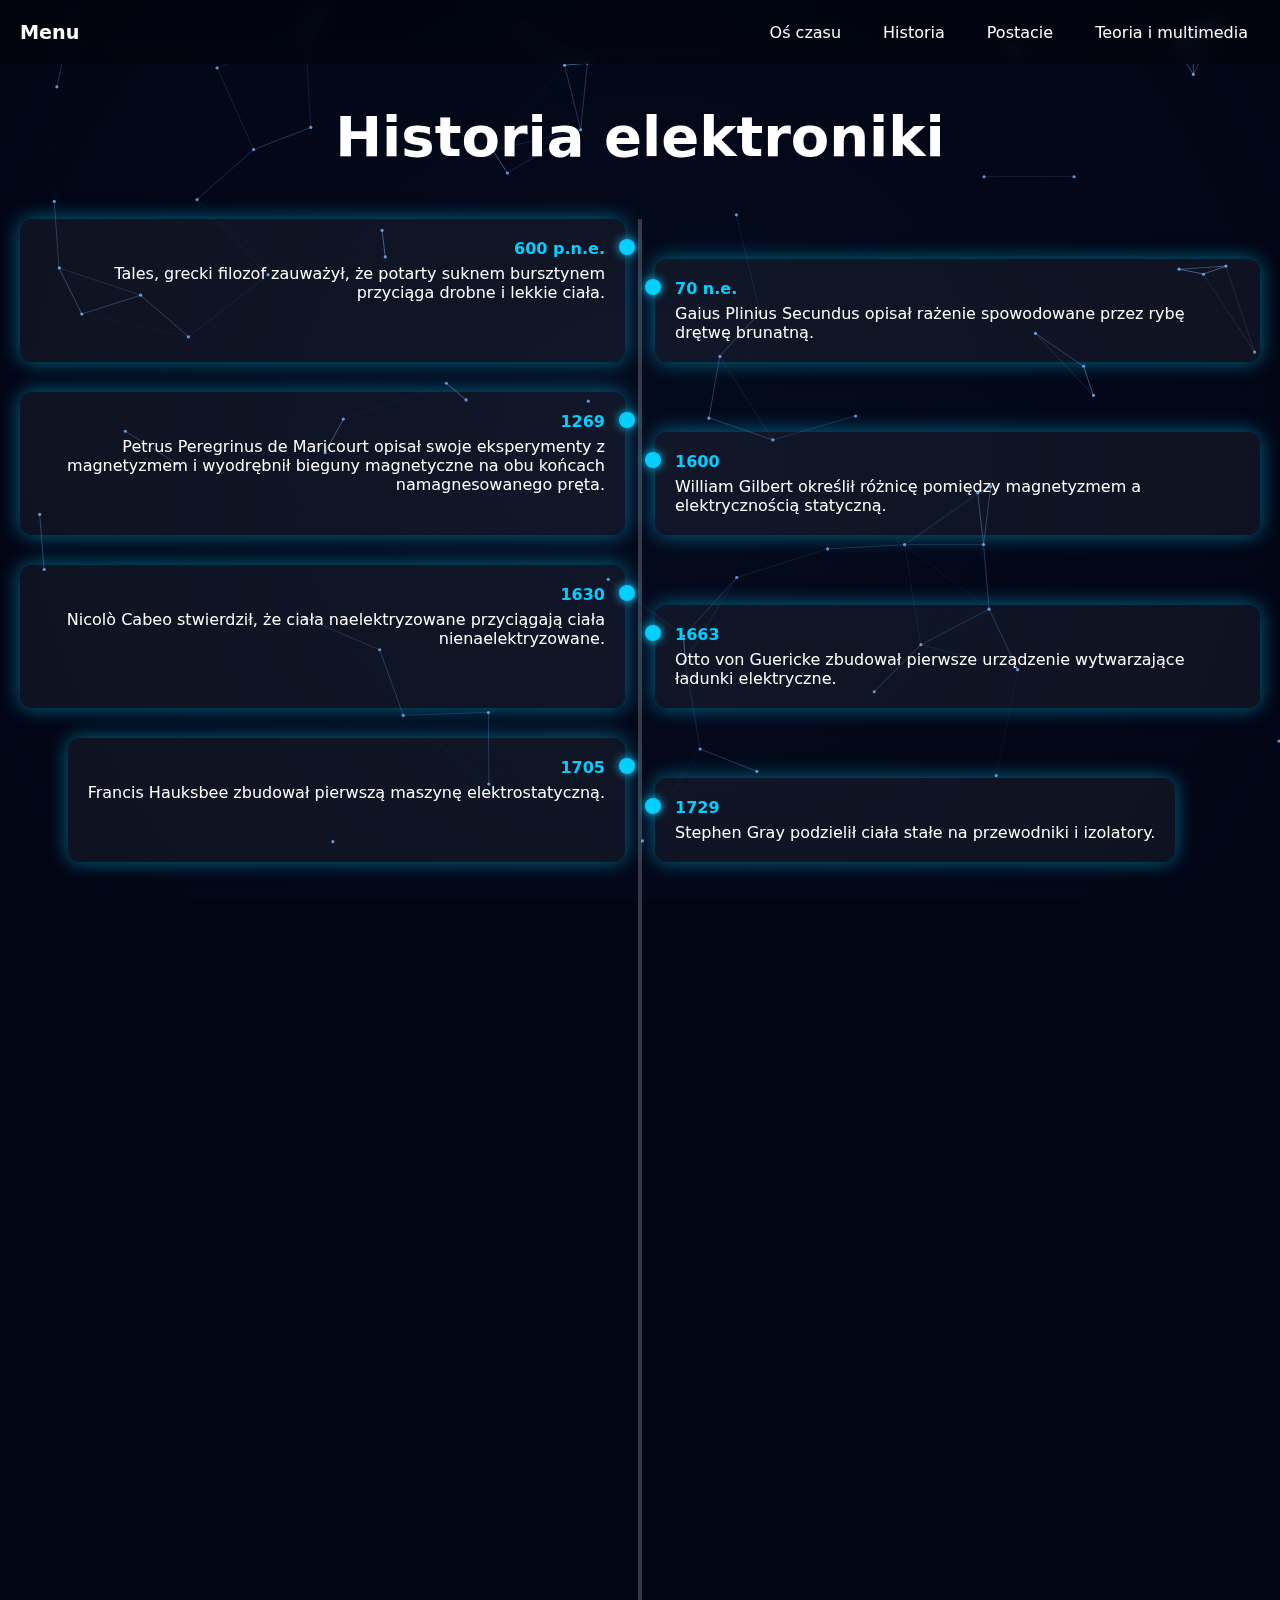
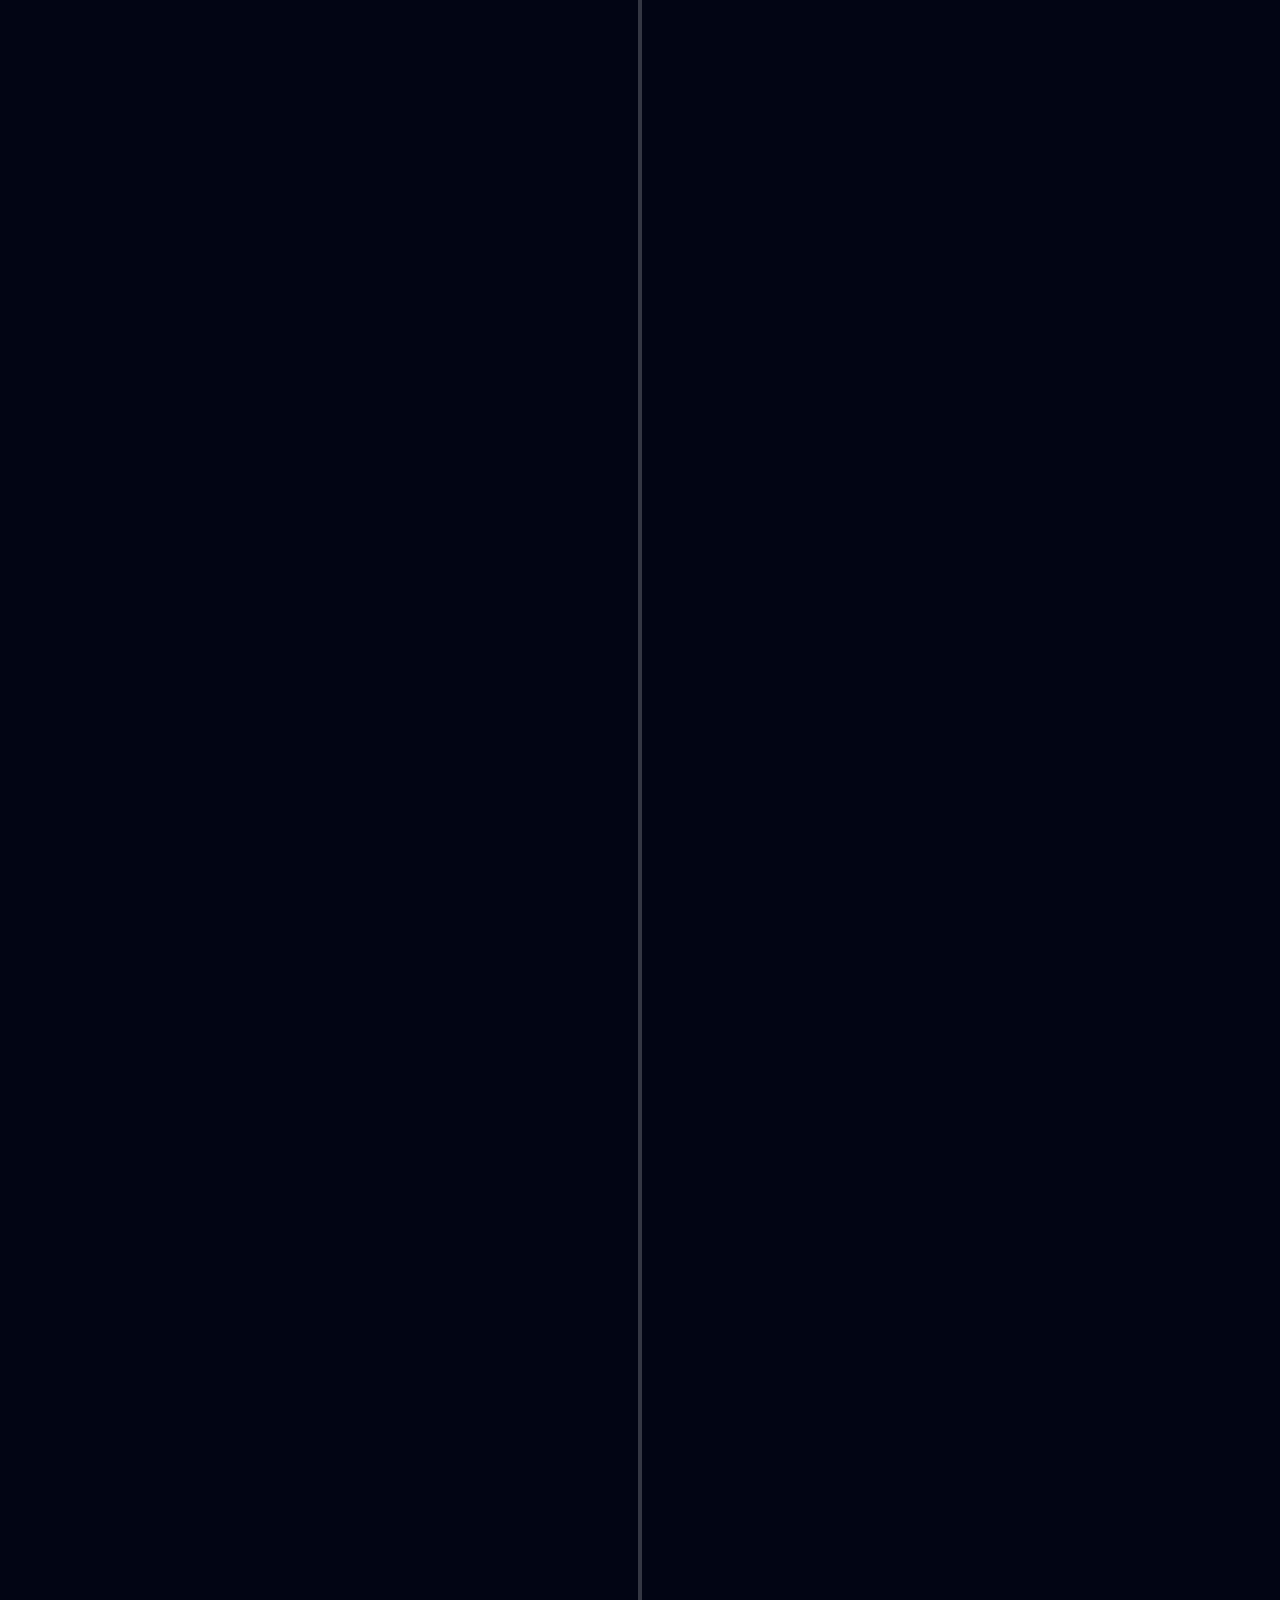
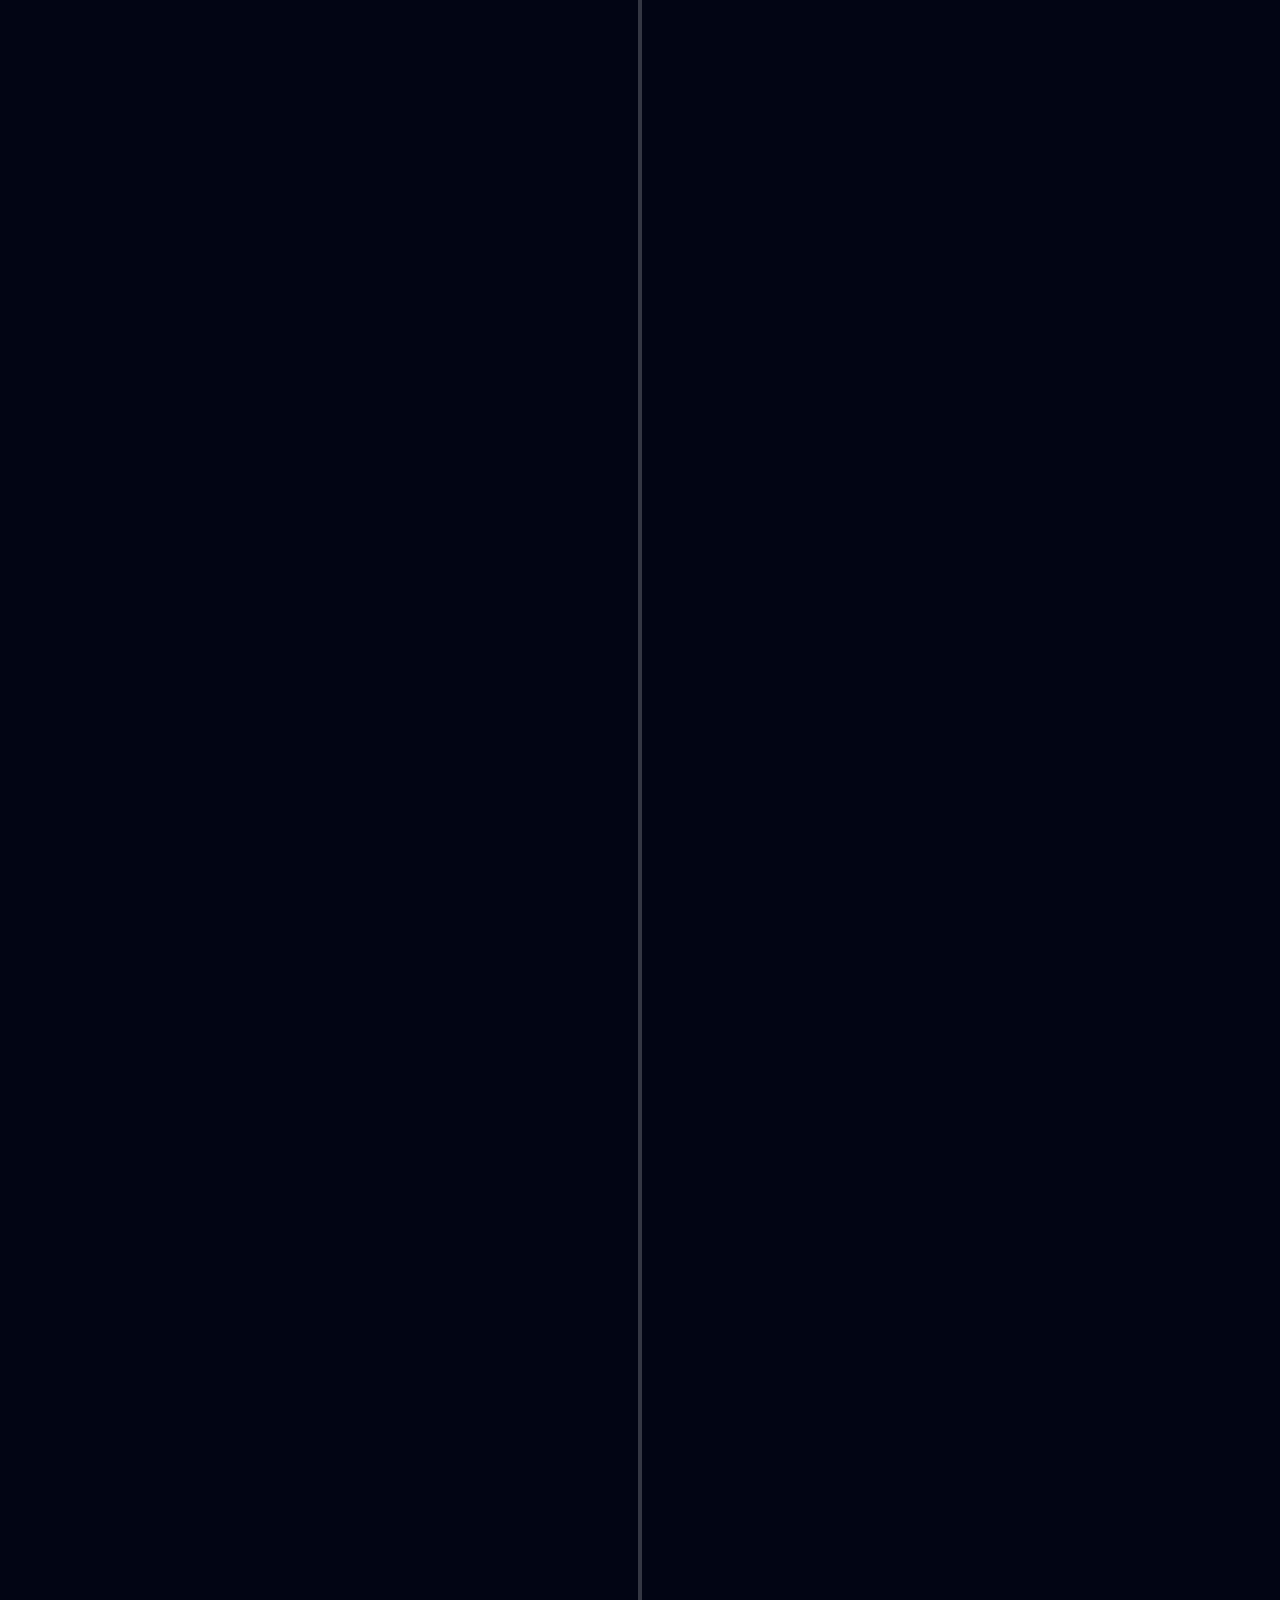
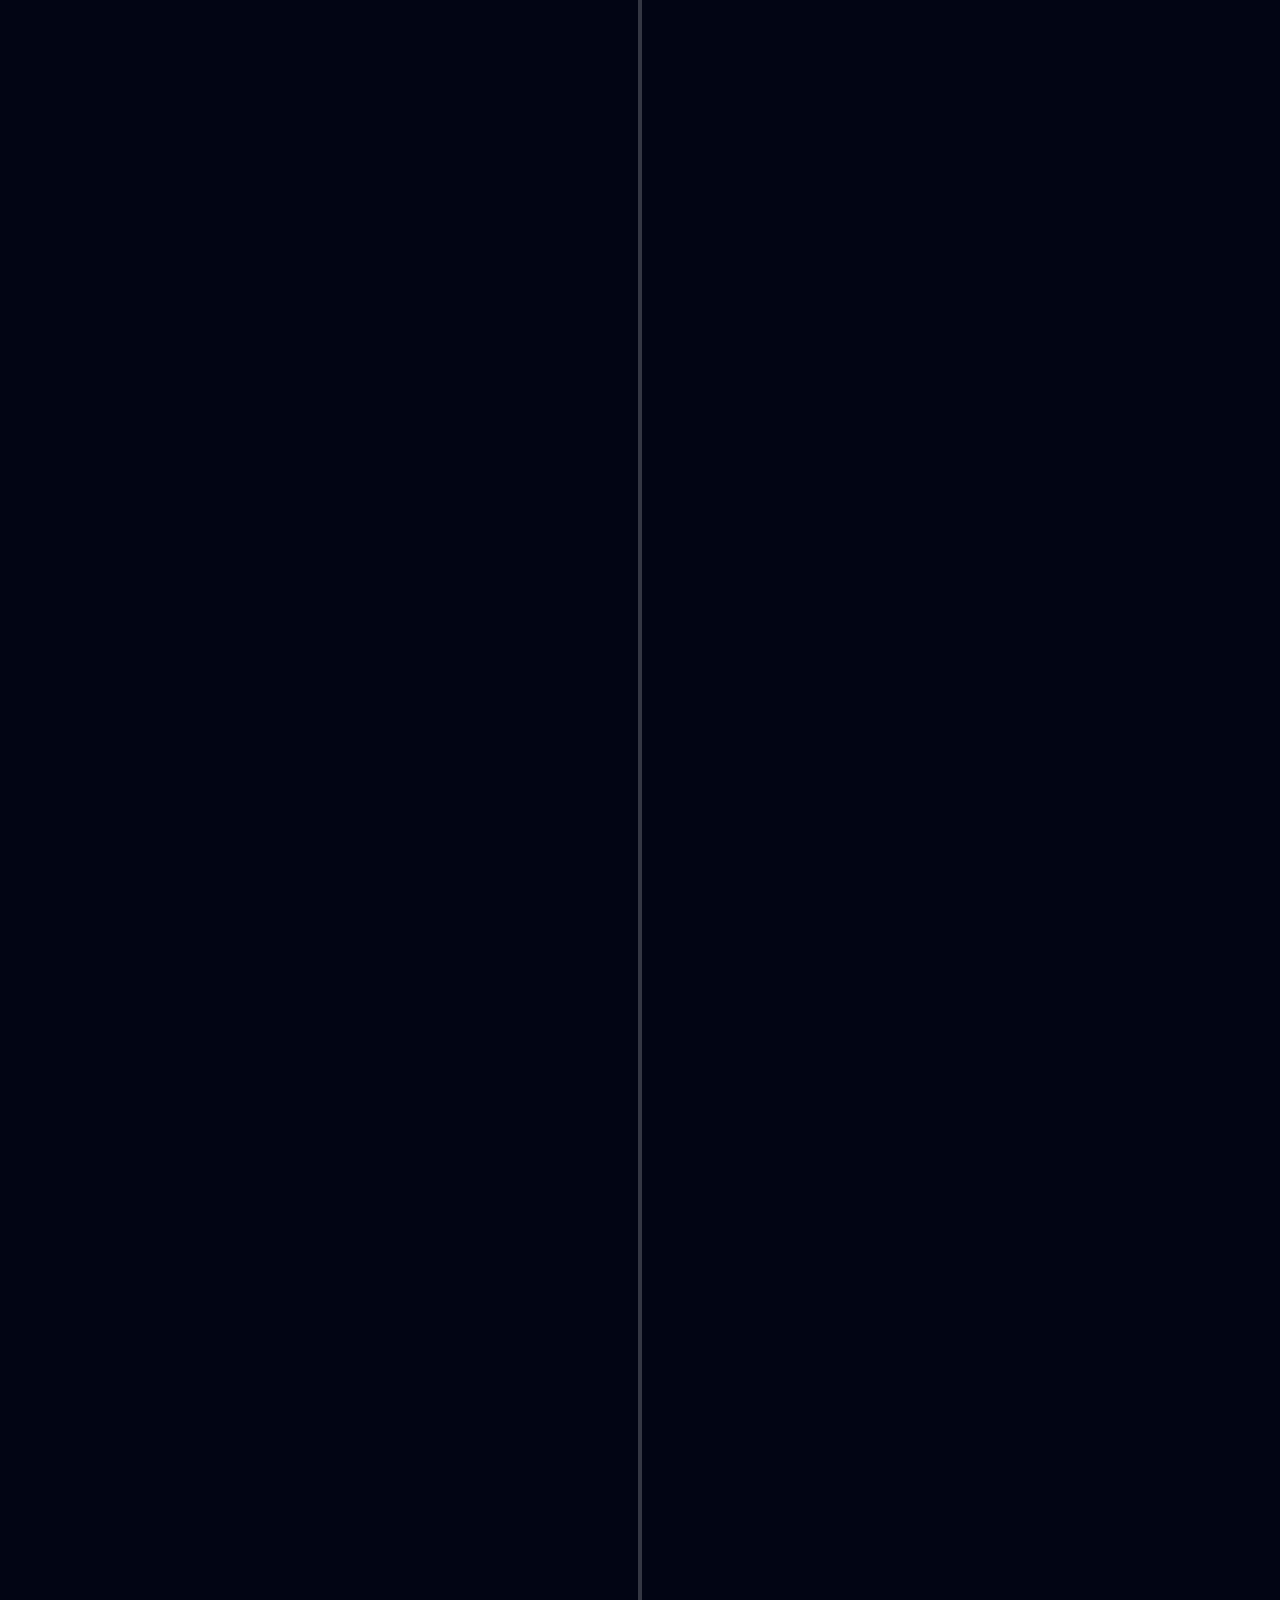
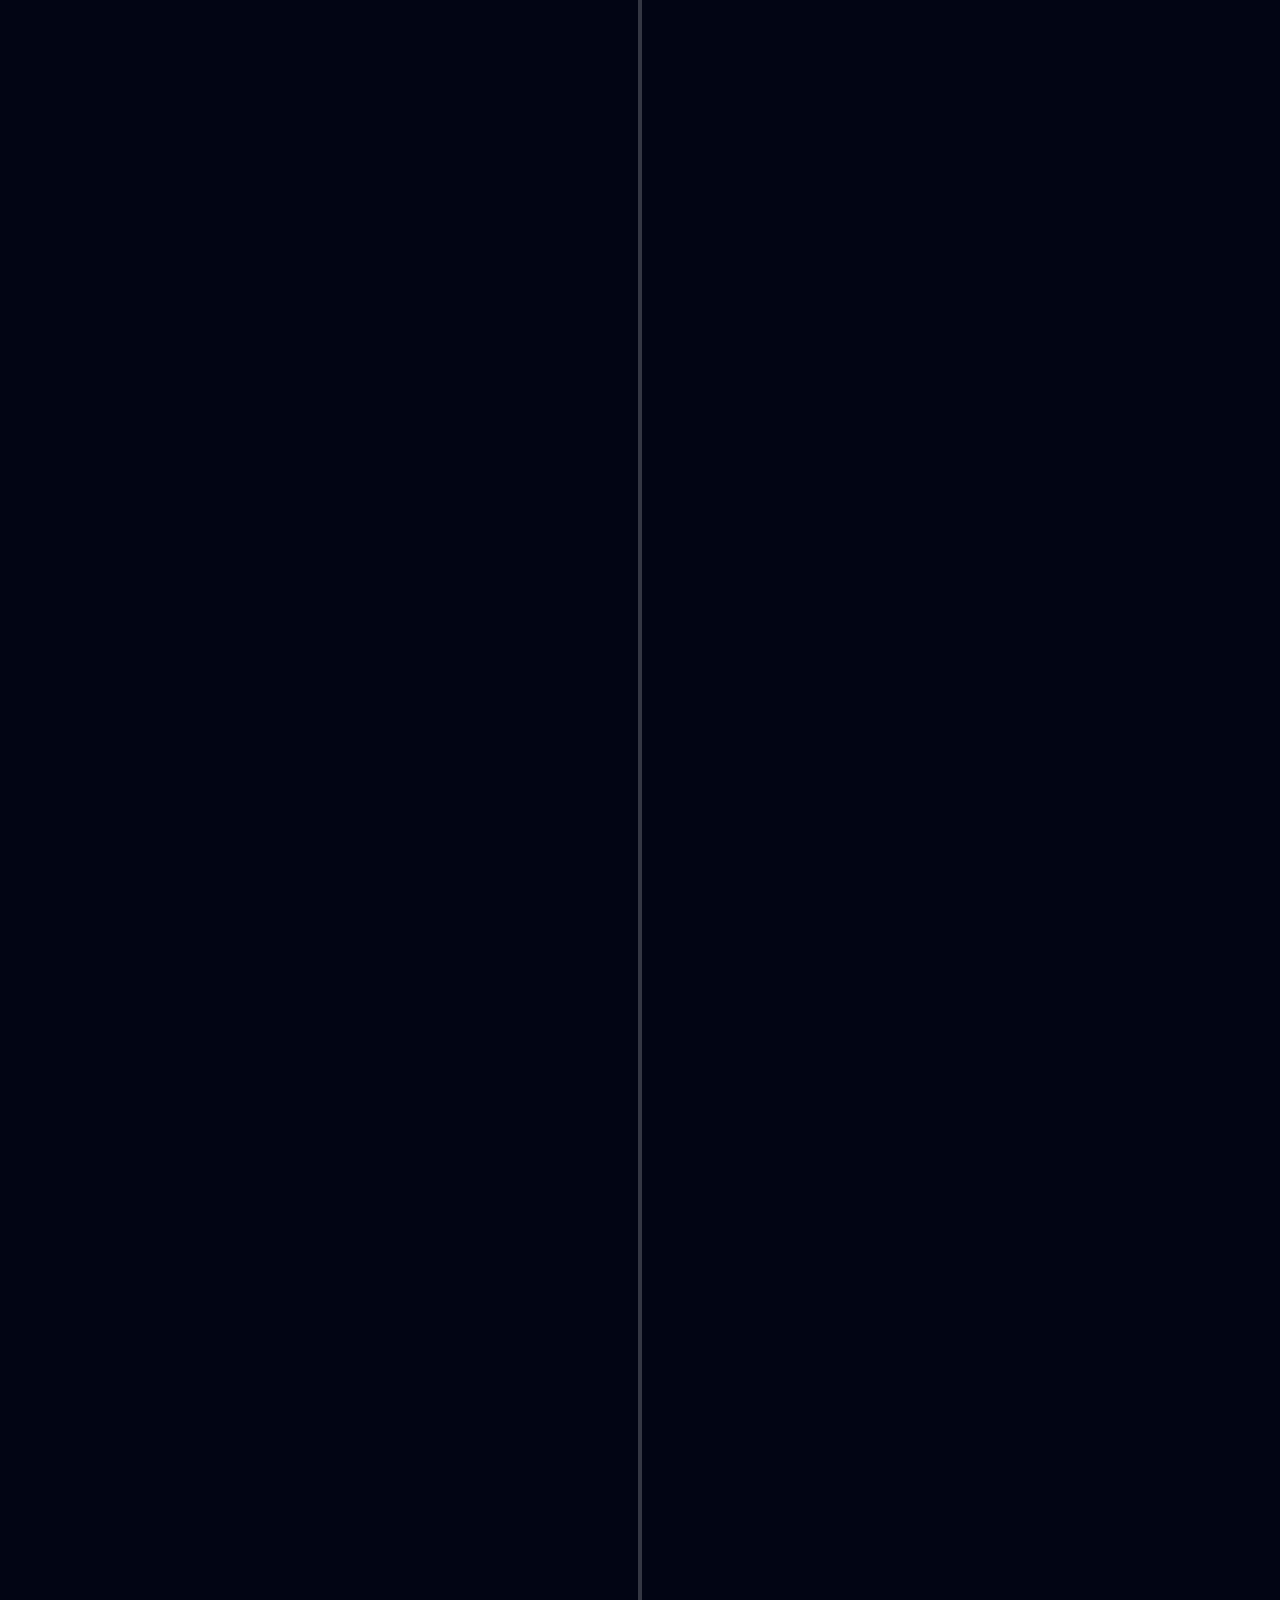
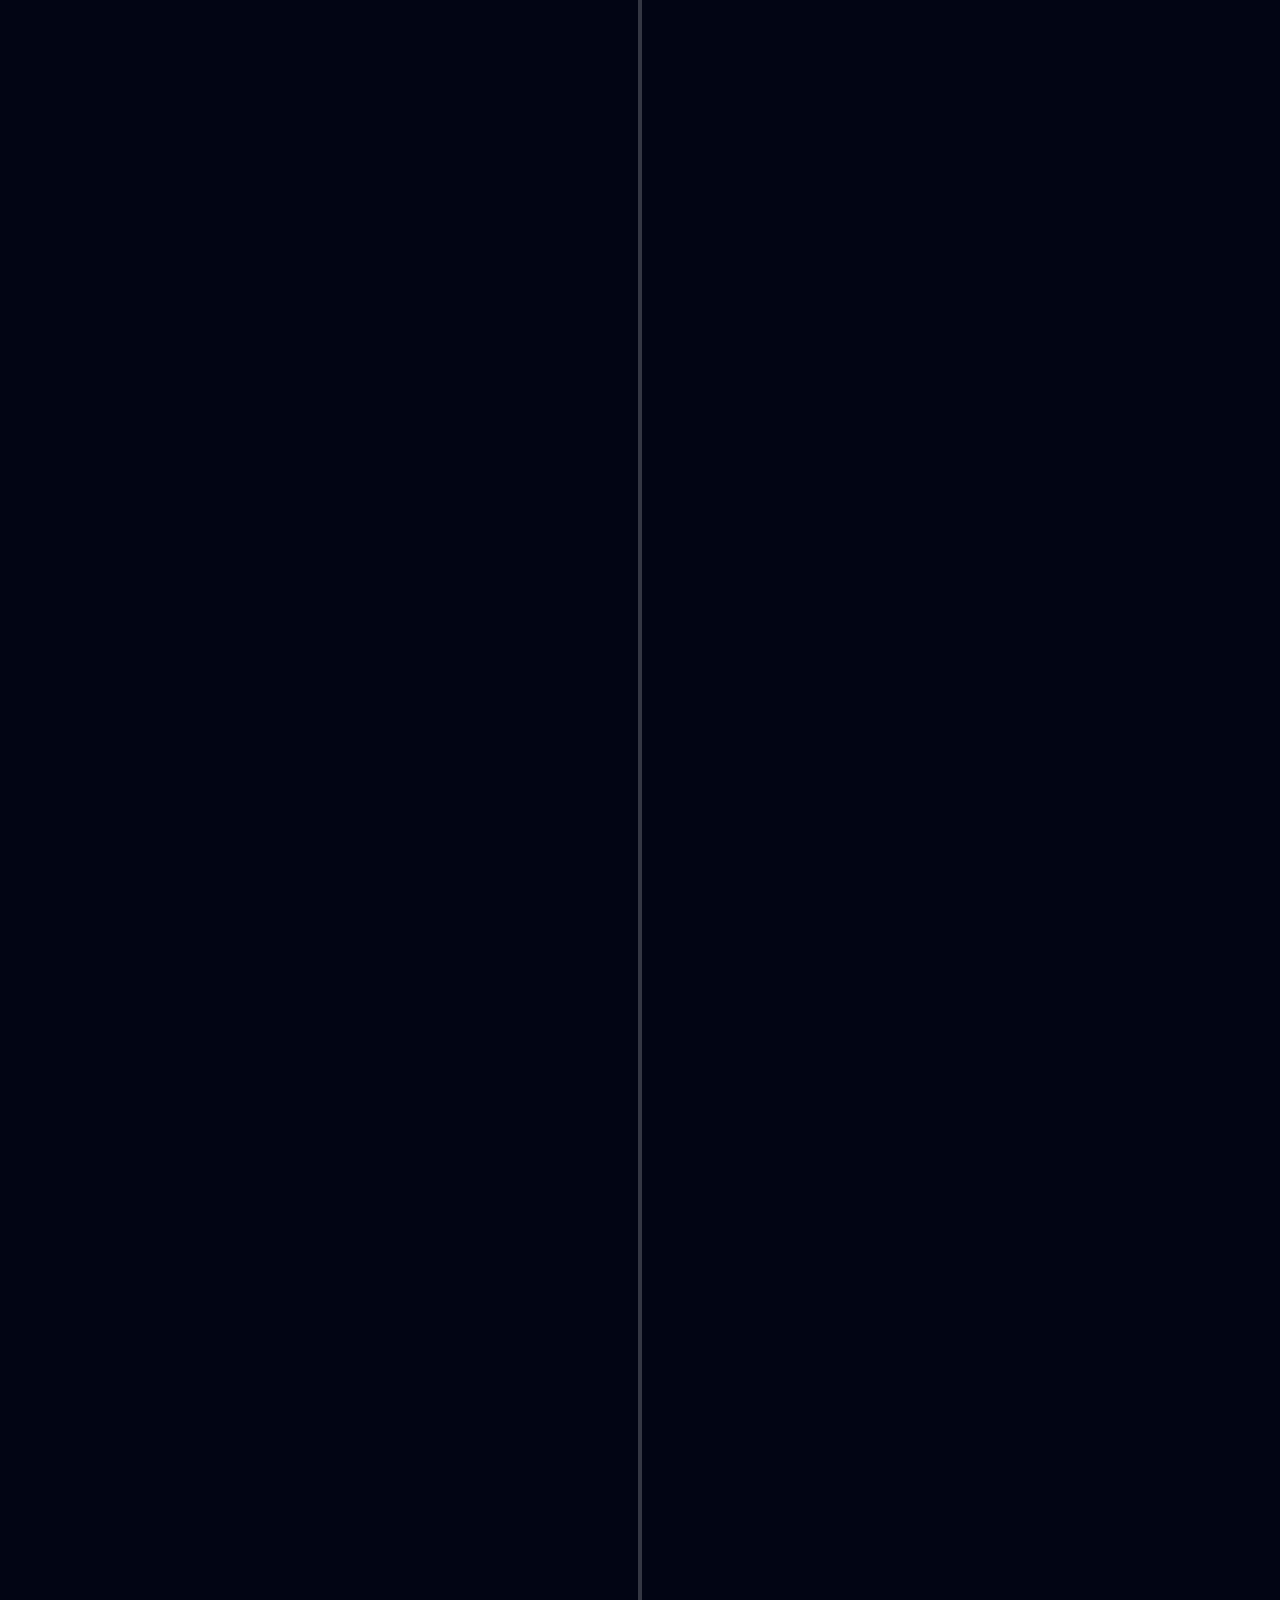
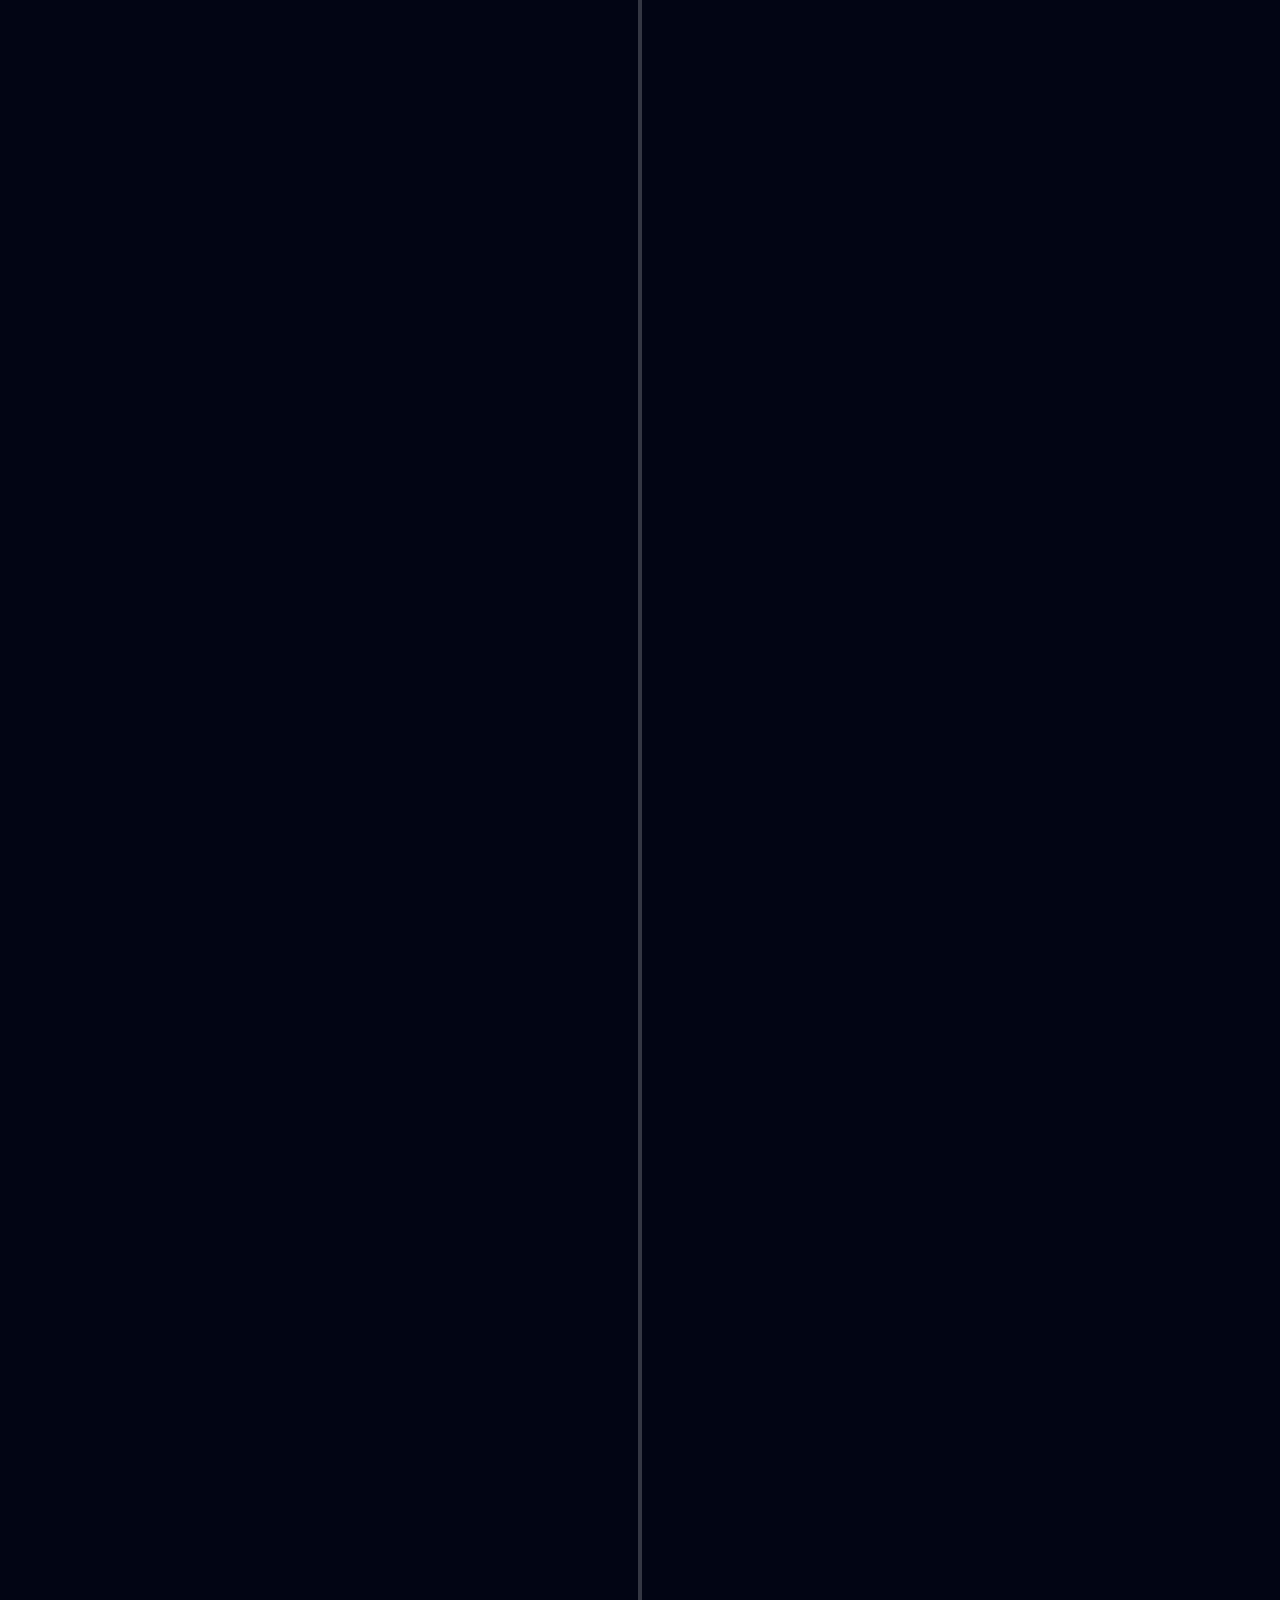
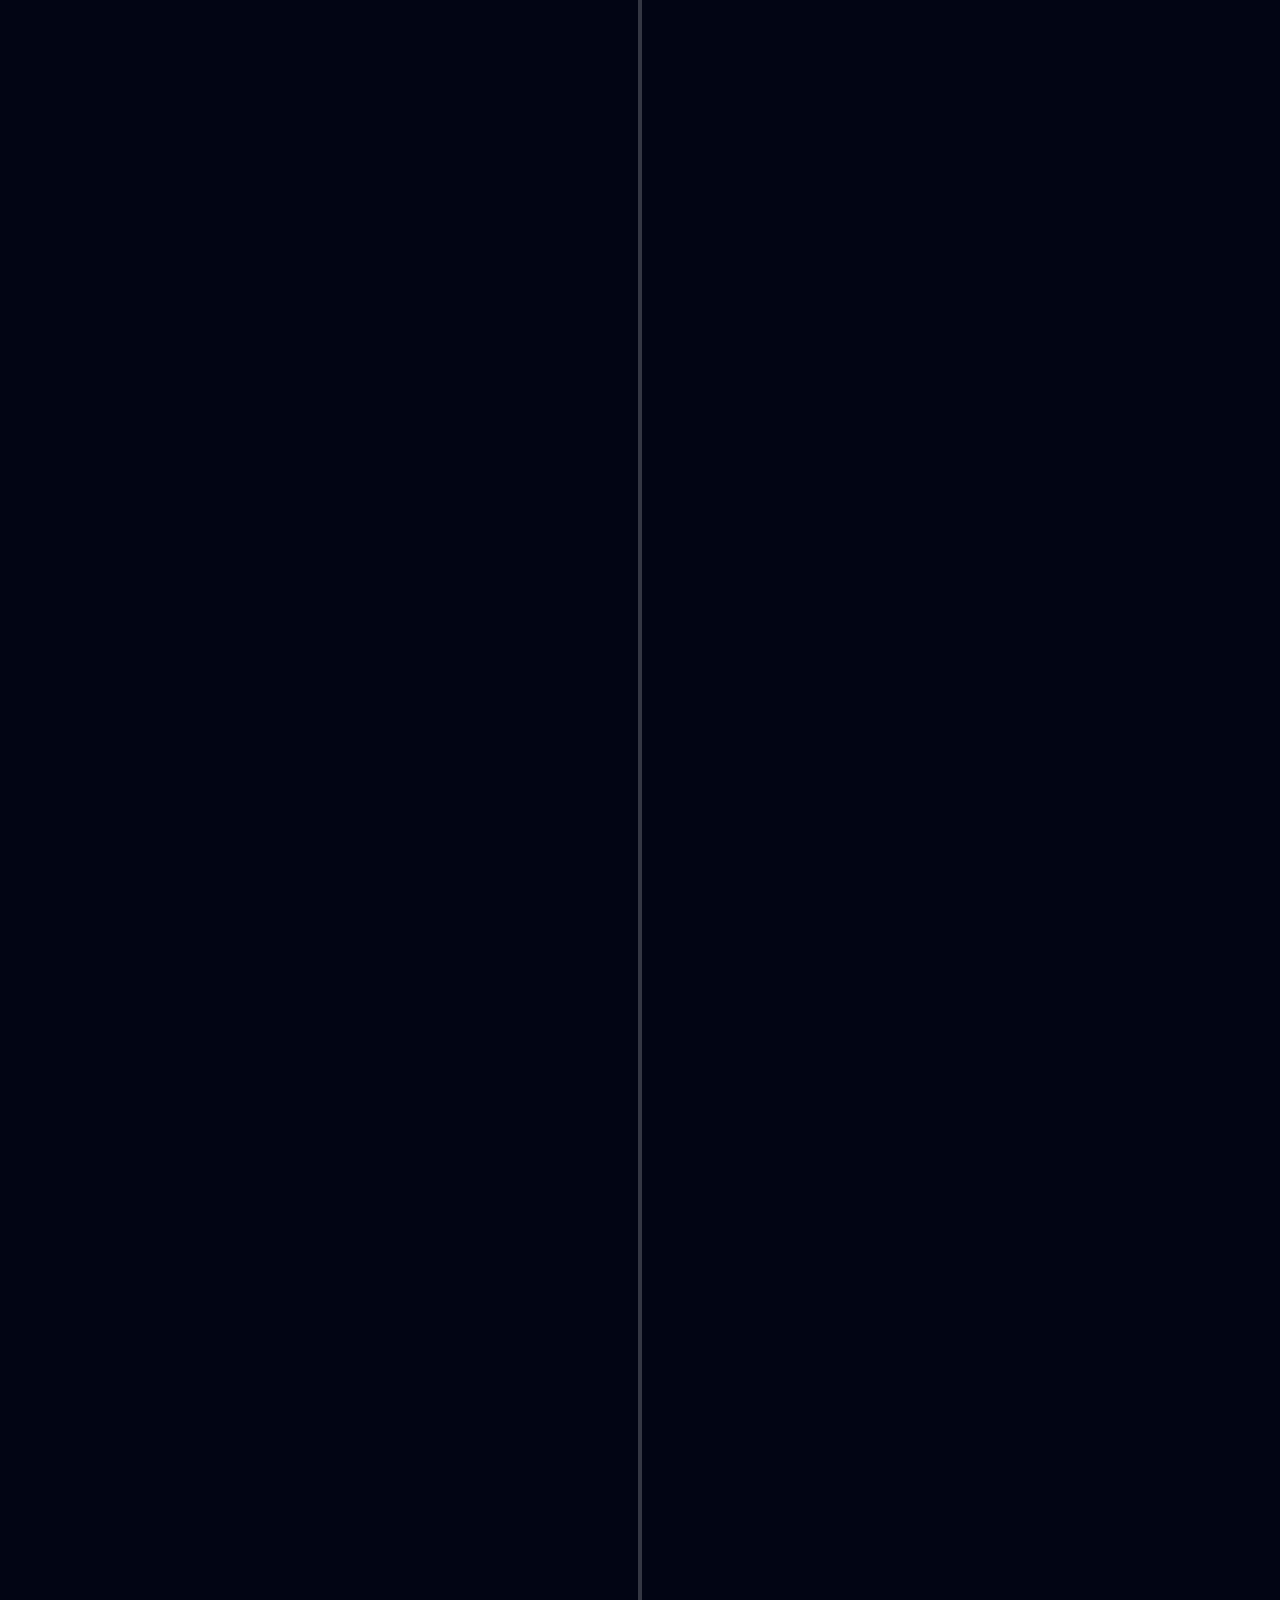
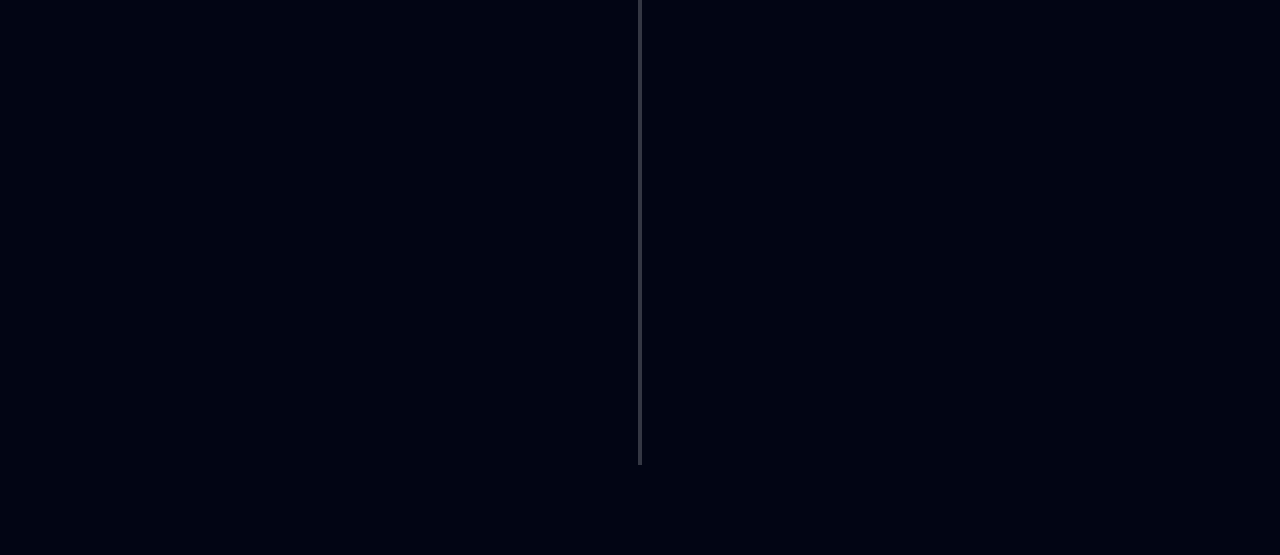
<file: os_czasu.html>
<!doctype html>
<html lang="pl">
<head>
  <meta charset="utf-8" />
  <meta name="viewport" content="width=device-width,initial-scale=1" />
  <title>Historia elektrotechniki</title>
  <link rel="stylesheet" href="glowna.css" />
</head>
<body>

<div id="readingProgressContainer">
  <div id="readingProgress"></div>
</div>

  <canvas id="bg-electrons"></canvas>

  <header class="nav">
    <div class="start"><h4>Menu</h4></div>

    <nav class="menu" aria-label="Główne menu">
      <a href="os_czasu.html">Oś czasu</a>
      <a href="historia.html">Historia</a>
      <a href="postacie.html">Postacie</a>
      <a href="teoria_multimedia.html">Teoria i multimedia</a>
    </nav>

    <input type="checkbox" id="navToggle" class="nav-toggle" />
    <label for="navToggle" class="hamburger" aria-label="Otwórz menu">
      <div></div><div></div><div></div>
    </label>

    <nav class="tel" aria-hidden="true">
      <a href="os_czasu.html">Oś czasu</a>
      <a href="historia.html" aria-current="page">Historia</a>
      <a href="postacie.html">Postacie</a>
      <a href="teoria_multimedia.html">Teoria i multimedia</a>
    </nav>
  </header>


  <main>
    <section class="tlo" id="home" aria-label="Tło strony — skalowalne">
      <div class="overlay">
        <h1>Historia elektroniki</h1>
        <div id="timeline"></div> 
      </div>
    </section>
  </main>

  <script src="script.js"></script>
</body>
</html>
</file>
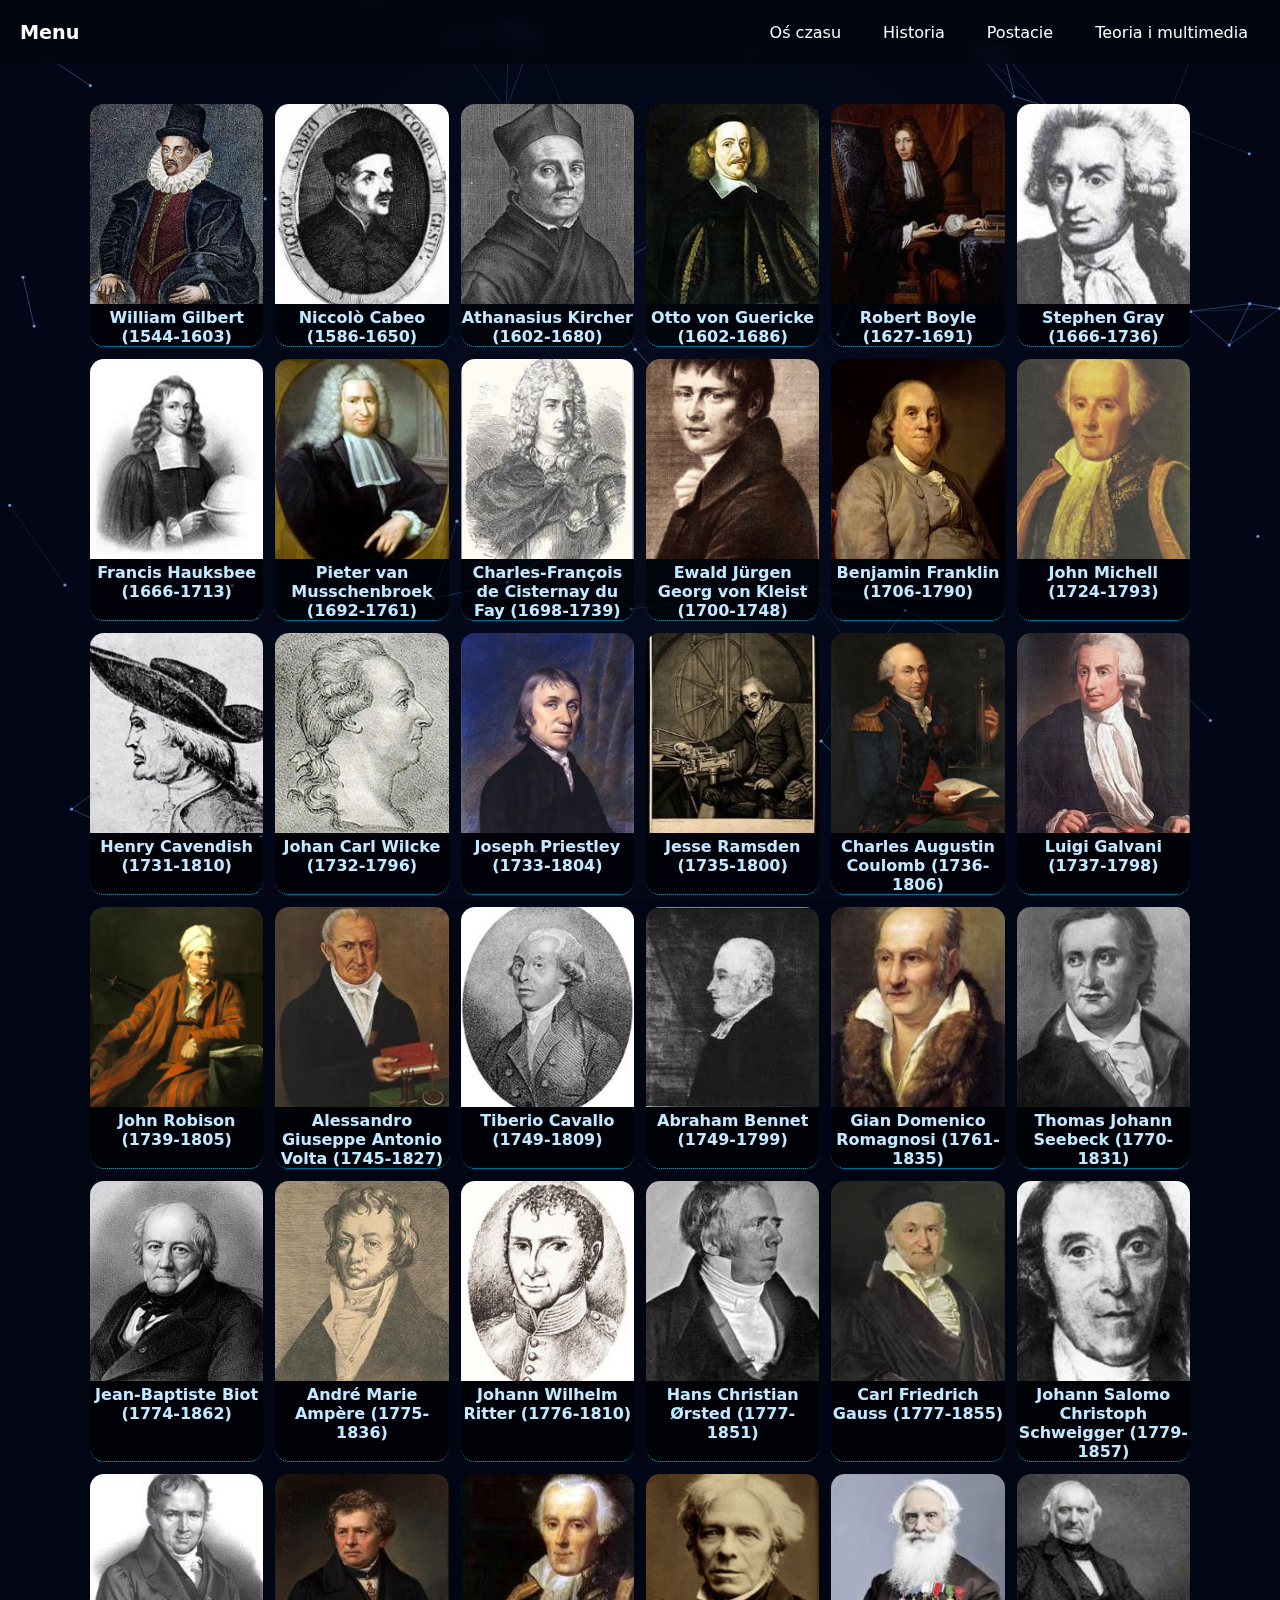
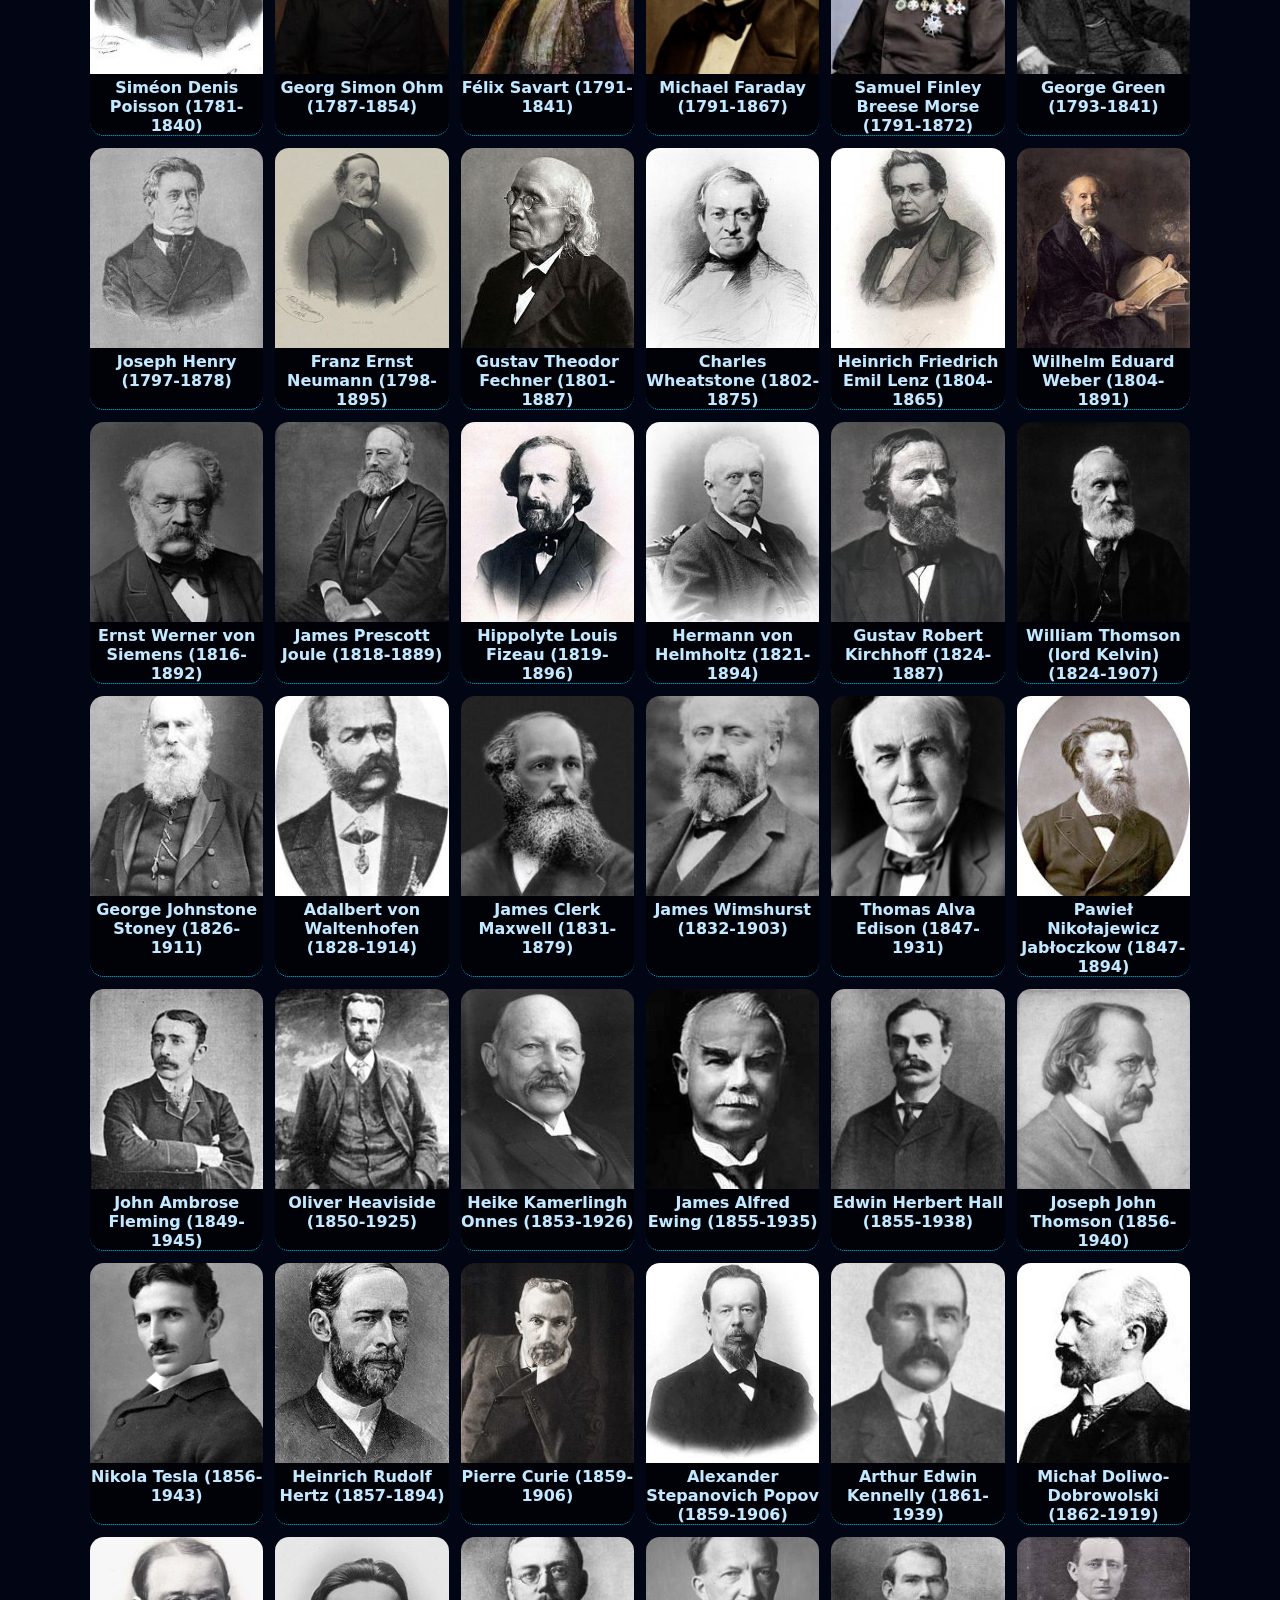
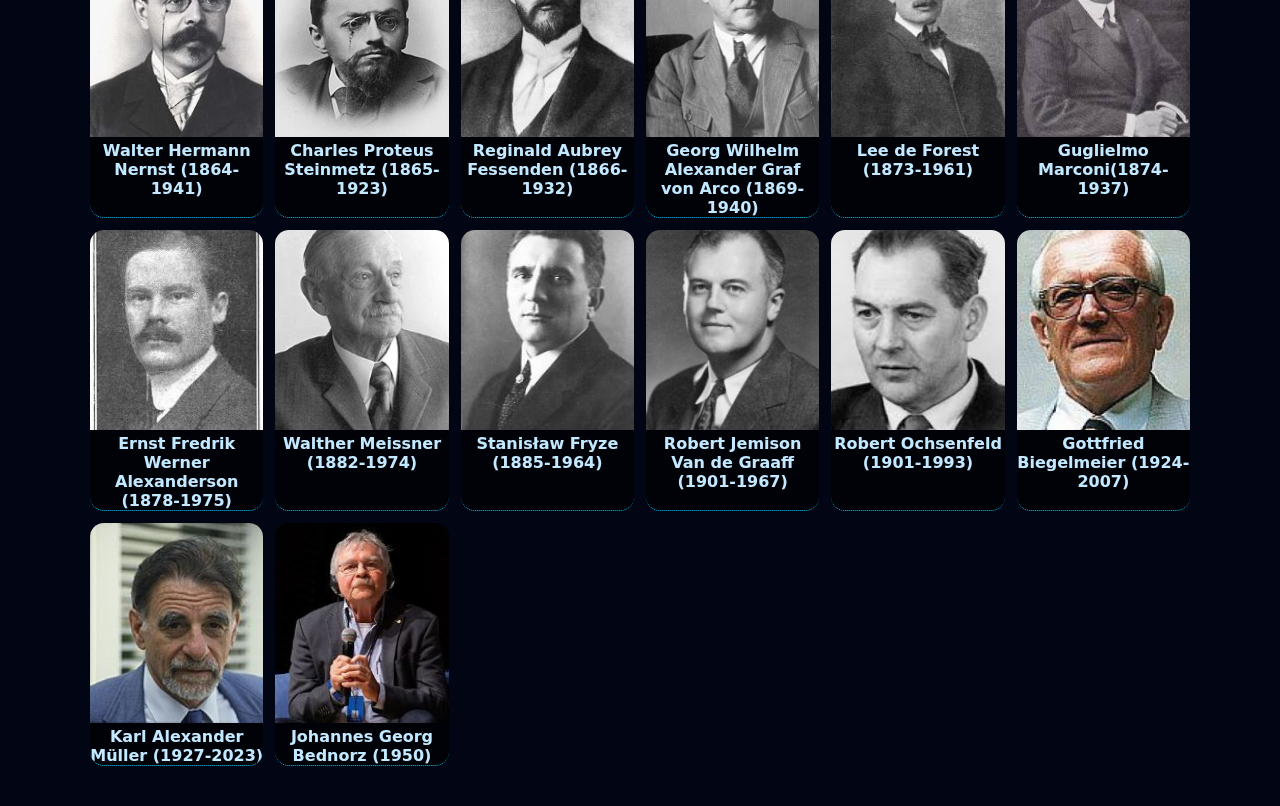
<file: postacie.html>
<!DOCTYPE html>
<html lang="pl">
<head>
  <meta charset="UTF-8">
  <title>Historia elektrotechniki</title>
  <link rel="stylesheet" href="glowna.css">
</head>
<body class="postacie-page">

<canvas id="bg-electrons"></canvas>


<header class="nav">
  <div id="readingProgressContainer">
  <div id="readingProgress"></div>
</div>

    <div class="start"><h4>Menu</h4></div>

    <nav class="menu" aria-label="Główne menu">
      <a href="os_czasu.html">Oś czasu</a>
      <a href="historia.html" aria-current="page">Historia</a>
      <a href="postacie.html">Postacie</a>
      <a href="teoria_multimedia.html">Teoria i multimedia</a>
    </nav>

    <input type="checkbox" id="navToggle" class="nav-toggle" />
    <label for="navToggle" class="hamburger" aria-label="Otwórz menu">
      <div></div><div></div><div></div>
    </label>

    <nav class="tel">
      <a href="os_czasu.html">Oś czasu</a>
      <a href="historia.html" aria-current="page">Historia</a>
      <a href="postacie.html">Postacie</a>
      <a href="teoria_multimedia.html">Teoria i multimedia</a>
    </nav>
  </header>

<main>
  <section class="tlo">
    <div class="people-grid">
      <div class="person-card dict-word" data-key="gilbert">
        <img src="img/wililiam_gilbert.jpg" alt="William Gilbert">
        <h3>William Gilbert (1544-1603)</h3>
      </div>
      <div class="person-card dict-word" data-key="cabeo">
        <img src="img/niccolo_cabeo.jpg" alt="Niccolò Cabeo">
        <h3>Niccolò Cabeo (1586-1650)</h3>
      </div>
      <div class="person-card dict-word" data-key="kircher">
        <img src="img/Athanasius_Kircher.jpg" alt="Athanasius Kircher">
        <h3>Athanasius Kircher (1602-1680)</h3>
      </div>
      <div class="person-card dict-word" data-key="guericke">
        <img src="img/Otto_von_Guericke.jpg" alt="Otto von Guericke">
        <h3>Otto von Guericke (1602-1686)</h3>
      </div>
      <div class="person-card dict-word" data-key="boyle">
        <img src="img/robert_boyle.jpg" alt="Robert Boyle">
        <h3>Robert Boyle (1627-1691)</h3>
      </div>
      <div class="person-card dict-word" data-key="gray">
        <img src="img/stephen_gray.jpg" alt="Stephen Gray">
        <h3>Stephen Gray (1666-1736)</h3>
      </div>
      <div class="person-card dict-word" data-key="hauksbee">
        <img src="img/francis_hauksbee.jpg" alt="Francis Hauksbee">
        <h3>Francis Hauksbee (1666-1713)</h3>
      </div>
      <div class="person-card dict-word" data-key="musschenbroek">
        <img src="img/pieter_van_musschenbroek.jpg" alt="Pieter van Musschenbroek">
        <h3>Pieter van Musschenbroek (1692-1761)</h3>
      </div>
      <div class="person-card dict-word" data-key="fay">
        <img src="img/Charles_du_Fay.jpg" alt="Charles-François de Cisternay du Fay">
        <h3>Charles-François de Cisternay du Fay (1698-1739)</h3>
      </div>
      <div class="person-card dict-word" data-key="kleist">
        <img src="img/ewald_von_kleist.png" alt="Ewald Jürgen Georg von Kleist">
        <h3>Ewald Jürgen Georg von Kleist (1700-1748)</h3>
      </div>
      <div class="person-card dict-word" data-key="franklin">
        <img src="img/benjamin_franklin.jpg" alt="Benjamin Franklin">
        <h3>Benjamin Franklin (1706-1790)</h3>
      </div>
      <div class="person-card dict-word" data-key="michell">
        <img src="img/john_michell.jpg" alt="John Michell">
        <h3>John Michell (1724-1793)</h3>
      </div>
      <div class="person-card dict-word" data-key="cavendish">
        <img src="img/Henry_Cavendish.jpg" alt="Henry Cavendish">
        <h3>Henry Cavendish (1731-1810)</h3>
      </div>
      <div class="person-card dict-word" data-key="wilcke">
        <img src="img/Johan_Wilcke.jpg" alt="Johan Carl Wilcke">
        <h3>Johan Carl Wilcke (1732-1796)</h3>
      </div>
      <div class="person-card dict-word" data-key="priestley">
        <img src="img/joseph_Priestley.jpg" alt="Joseph Priestley">
        <h3>Joseph Priestley (1733-1804)</h3>
      </div>
      <div class="person-card dict-word" data-key="ramsden">
        <img src="img/Jesse_Ramsden.jpg" alt="Jesse Ramsden">
        <h3>Jesse Ramsden (1735-1800)</h3>
      </div>
      <div class="person-card dict-word" data-key="coulomb">
        <img src="img/charles_de_coulomb.png" alt="Charles Augustin Coulomb">
        <h3>Charles Augustin Coulomb (1736-1806)</h3>
      </div>
      <div class="person-card dict-word" data-key="galvani">
        <img src="img/Luigi_Galvani.jpg" alt="Luigi Galvani">
        <h3>Luigi Galvani (1737-1798)</h3>
      </div>
      <div class="person-card dict-word" data-key="robison">
        <img src="img/john_robison.png" alt="John Robison">
        <h3>John Robison (1739-1805)</h3>
      </div>
      <div class="person-card dict-word" data-key="volta">
        <img src="img/alessandro_volta.jpg" alt="Alessandro Giuseppe Antonio Volta">
        <h3>Alessandro Giuseppe Antonio Volta (1745-1827)</h3>
      </div>
      <div class="person-card dict-word" data-key="cavallo">
        <img src="img/Tiberius_Cavallo.jpg" alt="Tiberio Cavallo">
        <h3>Tiberio Cavallo (1749-1809)</h3>
      </div>
      <div class="person-card dict-word" data-key="bennet">
        <img src="img/Abraham_Bennet.JPG" alt="Abraham Bennet">
        <h3>Abraham Bennet (1749-1799)</h3>
      </div>
      <div class="person-card dict-word" data-key="romagnosi">
        <img src="img/Gian_Romagnosi.jpg" alt="Gian Domenico Romagnosi">
        <h3>Gian Domenico Romagnosi (1761-1835)</h3>
      </div>
      <div class="person-card dict-word" data-key="seebeck">
        <img src="img/Thomas_Seebeck.jpg" alt="Thomas Johann Seebeck">
        <h3>Thomas Johann Seebeck (1770-1831)</h3>
      </div>
      <div class="person-card dict-word" data-key="biot">
        <img src="img/jean_biot.jpg" alt="Jean-Baptiste Biot">
        <h3>Jean-Baptiste Biot (1774-1862)</h3>
      </div>
      <div class="person-card dict-word" data-key="amper">
        <img src="img/Andre_Ampere.jpg" alt="André Marie Ampère">
        <h3>André Marie Ampère (1775-1836)</h3>
      </div>
      <div class="person-card dict-word" data-key="ritter">
        <img src="img/Johann_Ritter.jpg" alt="Johann Wilhelm Ritter">
        <h3>Johann Wilhelm Ritter (1776-1810)</h3>
      </div>
      <div class="person-card dict-word" data-key="Ørsted">
        <img src="img/Hans_Ørsted.jpg" alt="Hans Christian Ørsted">
        <h3>Hans Christian Ørsted (1777-1851)</h3>
      </div>
      <div class="person-card dict-word" data-key="gauss">
        <img src="img/carl_gauss.jpg" alt="Carl Friedrich Gauss">
        <h3>Carl Friedrich Gauss (1777-1855)</h3>
      </div>
      <div class="person-card dict-word" data-key="schweigger">
        <img src="img/Johann_Schweigger.png" alt="Johann Salomo Christoph Schweigger">
        <h3>Johann Salomo Christoph Schweigger (1779-1857)</h3>
      </div>
      <div class="person-card dict-word" data-key="poisson">
        <img src="img/simeon_poisson.jpg" alt="Siméon Denis Poisson">
        <h3>Siméon Denis Poisson (1781-1840)</h3>
      </div>
      <div class="person-card dict-word" data-key="ohm">
        <img src="img/Georg_Ohm.jpg" alt="Georg Simon Ohm">
        <h3>Georg Simon Ohm (1787-1854)</h3>
      </div>
      <div class="person-card dict-word" data-key="savart">
        <img src="img/felix_savart.jpg" alt="Félix Savart">
        <h3>Félix Savart (1791-1841)</h3>
      </div>
      <div class="person-card dict-word" data-key="faraday">
        <img src="img/Michael_Faraday.png" alt="Michael Faraday">
        <h3>Michael Faraday (1791-1867)</h3>
      </div>
      <div class="person-card dict-word" data-key="morse">
        <img src="img/samuel_morse.jpg" alt="Samuel Finley Breese Morse">
        <h3>Samuel Finley Breese Morse (1791-1872)</h3>
      </div>
      <div class="person-card dict-word" data-key="green">
        <img src="img/george_green.jpg" alt="George Green">
        <h3>George Green (1793-1841)</h3>
      </div>
      <div class="person-card dict-word" data-key="henry">
        <img src="img/joseph_henry.jpg" alt="Joseph Henry">
        <h3>Joseph Henry (1797-1878)</h3>
      </div>
      <div class="person-card dict-word" data-key="neumann">
        <img src="img/Franz_Neumann.jpg" alt="Franz Ernst Neumann">
        <h3>Franz Ernst Neumann (1798-1895)</h3>
      </div>
      <div class="person-card dict-word" data-key="fechner">
        <img src="img/Gustav_Fechner.jpg" alt="Gustav Theodor Fechner">
        <h3>Gustav Theodor Fechner (1801-1887)</h3>
      </div>
      <div class="person-card dict-word" data-key="wheatstone">
        <img src="img/Wheatstone_Charles.jpg" alt="Charles Wheatstone">
        <h3>Charles Wheatstone (1802-1875)</h3>
      </div>
      <div class="person-card dict-word" data-key="lenz">
        <img src="img/heinrich_lenz.jpg" alt="Heinrich Friedrich Emil Lenz">
        <h3>Heinrich Friedrich Emil Lenz (1804-1865)</h3>
      </div>
      <div class="person-card dict-word" data-key="weber">
        <img src="img/Wilhelm_Weber.jpg" alt="Wilhelm Eduard Weber">
        <h3>Wilhelm Eduard Weber (1804-1891)</h3>
      </div>
      <div class="person-card dict-word" data-key="siemens">
        <img src="img/werner_siemens.jpg" alt="Ernst Werner von Siemens">
        <h3>Ernst Werner von Siemens (1816-1892)</h3>
      </div>
      <div class="person-card dict-word" data-key="joule">
        <img src="img/Joule_James.jpg" alt="James Prescott Joule">
        <h3>James Prescott Joule (1818-1889)</h3>
      </div>
      <div class="person-card dict-word" data-key="fizeau">
        <img src="img/Hippolyte_Fizeau.jpg" alt="Hippolyte Louis Fizeau">
        <h3>Hippolyte Louis Fizeau (1819-1896)</h3>
      </div>
      <div class="person-card dict-word" data-key="helmholtz">
        <img src="img/Hermann_von_Helmholtz.jpg" alt="Hermann von Helmholtz">
        <h3>Hermann von Helmholtz (1821-1894)</h3>
      </div>
      <div class="person-card dict-word" data-key="kirchhof">
        <img src="img/Gustav_Kirchhoff.jpg" alt="Gustav Robert Kirchhoff">
        <h3>Gustav Robert Kirchhoff (1824-1887)</h3>
      </div>
      <div class="person-card dict-word" data-key="thomson">
        <img src="img/lord_Kelvin.jpg" alt="William Thomson (lord Kelvin)">
        <h3>William Thomson (lord Kelvin) (1824-1907)</h3>
      </div>
      <div class="person-card dict-word" data-key="stoney">
        <img src="img/johnstone_stoney.jpg" alt="George Johnstone Stoney">
        <h3>George Johnstone Stoney (1826-1911)</h3>
      </div>
      <div class="person-card dict-word" data-key="waltenhofen">
        <img src="img/Adalbert_von_Waltenhofen.jpg" alt="Adalbert von Waltenhofen">
        <h3>Adalbert von Waltenhofen (1828-1914)</h3>
      </div>
      <div class="person-card dict-word" data-key="maxwell">
        <img src="img/James_Maxwell.jpg" alt="James Clerk Maxwell">
        <h3>James Clerk Maxwell (1831-1879)</h3>
      </div>
      <div class="person-card dict-word" data-key="wimshurst">
        <img src="img/james_wimshurst.jpg" alt="James Wimshurst">
        <h3>James Wimshurst (1832-1903)</h3>
      </div>
      <div class="person-card dict-word" data-key="edison">
        <img src="img/Thomas_Edison.jpg" alt="Thomas Alva Edison">
        <h3>Thomas Alva Edison (1847-1931)</h3>
      </div>
      <div class="person-card dict-word" data-key="jabłoczkow">
        <img src="img/pawieł_jabłoczkow.jpg" alt="Pawieł Nikołajewicz Jabłoczkow">
        <h3>Pawieł Nikołajewicz Jabłoczkow (1847-1894)</h3>
      </div>
      <div class="person-card dict-word" data-key="fleming">
        <img src="img/John_Fleming.png" alt="John Ambrose Fleming">
        <h3>John Ambrose Fleming (1849-1945)</h3>
      </div>
      <div class="person-card dict-word" data-key="heaviside">
        <img src="img/Oliver_Heaviside.jpg" alt="Oliver Heaviside">
        <h3>Oliver Heaviside (1850-1925)</h3>
      </div>
      <div class="person-card dict-word" data-key="onnes">
        <img src="img/Kamerlingh.jpg" alt="Heike Kamerlingh Onnes">
        <h3>Heike Kamerlingh Onnes (1853-1926)</h3>
      </div>
      <div class="person-card dict-word" data-key="ewing">
        <img src="img/alfred_Ewing.jpg" alt="James Alfred Ewing">
        <h3>James Alfred Ewing (1855-1935)</h3>
      </div>
      <div class="person-card dict-word" data-key="hall">
        <img src="img/Edwin_Hall.png" alt="Edwin Herbert Hall">
        <h3>Edwin Herbert Hall (1855-1938)</h3>
      </div>
      <div class="person-card dict-word" data-key="joseph_thomson">
        <img src="img/joseph_thomson.jpg" alt="Joseph John Thomson">
        <h3>Joseph John Thomson (1856-1940)</h3>
      </div>
      <div class="person-card dict-word" data-key="tesla">
        <img src="img/Tesla.png" alt="Nikola Tesla">
        <h3>Nikola Tesla (1856-1943)</h3>
      </div>
      <div class="person-card dict-word" data-key="hertz">
        <img src="img/Heinrich_Hertz.jpg" alt="Heinrich Rudolf Hertz">
        <h3>Heinrich Rudolf Hertz (1857-1894)</h3>
      </div>
      <div class="person-card dict-word" data-key="curie">
        <img src="img/Pierre_Curie.jpg" alt="Pierre Curie">
        <h3>Pierre Curie (1859-1906)</h3>
      </div>
      <div class="person-card dict-word" data-key="popov">
        <img src="img/Alexander_Stepanovich_Popov.jpg" alt="Alexander Stepanovich Popov">
        <h3>Alexander Stepanovich Popov (1859-1906)</h3>
      </div>
      <div class="person-card dict-word" data-key="kennelly">
        <img src="img/Arthur_Kennelly.png" alt="Arthur Edwin Kennelly">
        <h3>Arthur Edwin Kennelly (1861-1939)</h3>
      </div>
      <div class="person-card dict-word" data-key="doliwo">
        <img src="img/Doliwo-Dobrowolsky.jpg" alt="Michał Doliwo-Dobrowolski">
        <h3>Michał Doliwo-Dobrowolski (1862-1919)</h3>
      </div>
      <div class="person-card dict-word" data-key="nernst">
        <img src="img/Walther_Nernst.jpg" alt="Walter Hermann Nernst">
        <h3>Walter Hermann Nernst (1864-1941)</h3>
      </div>
      <div class="person-card dict-word" data-key="steinmetz">
        <img src="img/charles_steinmetz.jpg" alt="Charles Proteus Steinmetz">
        <h3>Charles Proteus Steinmetz (1865-1923)</h3>
      </div>
       <div class="person-card dict-word" data-key="fessenden">
        <img src="img/Fessenden.JPG" alt="Reginald Aubrey Fessenden">
        <h3>Reginald Aubrey Fessenden (1866-1932)</h3>
      </div>
       <div class="person-card dict-word" data-key="arco">
        <img src="img/Georg_Graf_von_Arco.jpg" alt="Georg Wilhelm Alexander Graf von Arco">
        <h3>Georg Wilhelm Alexander Graf von Arco (1869-1940)</h3>
      </div>
      <div class="person-card dict-word" data-key="forest">
        <img src="img/Lee_De_Forest.jpg" alt="Lee de Forest">
        <h3>Lee de Forest (1873-1961)</h3>
      </div>
      <div class="person-card dict-word" data-key="marconi">
        <img src="img/guglielmo_marconi.jpg" alt="Guglielmo Marconi">
        <h3>Guglielmo Marconi(1874-1937)</h3>
      </div>
      <div class="person-card dict-word" data-key="alexanderson">
        <img src="img/Ernst_Alexanderson.jpg" alt="Ernst Fredrik Werner Alexanderson">
        <h3>Ernst Fredrik Werner Alexanderson (1878-1975)</h3>
      </div>
      <div class="person-card dict-word" data-key="meissner">
        <img src="img/Walther_Meissner.jpg" alt="Walther Meissner">
        <h3>Walther Meissner (1882-1974)</h3>
      </div>
      <div class="person-card dict-word" data-key="fryze">
        <img src="img/Stanisław_Fryze.jpg" alt="Stanisław Fryze">
        <h3>Stanisław Fryze (1885-1964)</h3>
      </div>
      <div class="person-card dict-word" data-key="graaff">
        <img src="img/Robert_de_Graaff.png" alt="Robert Jemison Van de Graaff">
        <h3>Robert Jemison Van de Graaff (1901-1967)</h3>
      </div>
      <div class="person-card dict-word" data-key="ochsenfeld">
        <img src="img/robert_ochsenfeld.jpg" alt="Robert Ochsenfeld">
        <h3>Robert Ochsenfeld (1901-1993)</h3>
      </div>
      <div class="person-card dict-word" data-key="biegelmeier">
        <img src="img/gottfried_biegelmeier.jpg" alt="Gottfried Biegelmeier">
        <h3>Gottfried Biegelmeier (1924-2007)</h3>
      </div>
      <div class="person-card dict-word" data-key="muller">
        <img src="img/karl_muller.jpg" alt="Karl Alexander Müller (1927-2023)">
        <h3>Karl Alexander Müller (1927-2023)</h3>
      </div>
      <div class="person-card dict-word" data-key="bednorz">
        <img src="img/Johannes_Bednorz.jpg" alt="Johannes Georg Bednorz">
        <h3>Johannes Georg Bednorz (1950)</h3>
      </div>

    </div>
  </section>
</main>

<script src="script.js"></script>
</body>
</html>
</file>
<file: historia.css>
/* STRONA HISTORIA */

body.historia-page {
    margin: 0;
    padding: 0;
}

/* SEKCJA TŁA */

.historia-page .tlo {
    min-height: 100vh;
    display: flex;
    align-items: flex-start;
}

.historia-page .overlay {
    width: 100%;
    background: rgba(0, 0, 0, 0.65);
    padding: 140px 0 80px; /* górny padding dla menu, dolny dla przestrzeni */
}

/* NAGŁÓWEK STRONY */

.historia-page h1 {
    text-align: center;
    font-size: 3rem;
    margin-bottom: 60px;
    color: #fff;
    letter-spacing: 1px;
}

/* TEKST HISTORII */

.historia-page .tekst-historia {
    font-family: Inter, system-ui, -apple-system, "Segoe UI", Roboto, Arial;
    font-size: 1.05rem;
    line-height: 1.75;
    color: #e6edf3;

    hyphens: auto;
    overflow-wrap: break-word;
    word-break: normal;

    text-rendering: optimizeLegibility;
    -webkit-font-smoothing: antialiased;
}


.historia-page .tekst-historia h2 {
    color: #00cfff;
    margin: 50px 0 18px;
    font-size: 1.7rem;
    border-left: 4px solid #00cfff;
    padding-left: 12px;
}

.historia-page .tekst-historia p {
    max-width: auto;
    margin: 0 0 1.2em 0;
    text-indent: 1.6em;

    text-align: justify;
    text-justify: auto;
}


.historia-page .tekst-historia i {
    color: #dddddd;
}

.historia-page .tekst-historia b {
    color: #8fdcff;
}

.historia-page .tekst-historia hr {
    margin: 60px 0;
    border: none;
    border-top: 1px solid rgba(255, 255, 255, 0.2);
}

/* RESPONSYWNOŚĆ */
   

@media (min-width: 1200px) {
    .historia-page .tekst-historia {
        padding: 0 80px;
    }

    .historia-page .tekst-historia p {
        max-width: auto;
        text-align: justify;
    }
}

@media (max-width: 1199px) {
    .historia-page .tekst-historia p {
        max-width: 68ch;
        text-align: left;
        text-indent: 1.2em;
    }
}

@media (max-width: 600px) {
    .historia-page h1 {
        font-size: 2rem;
    }

    .historia-page .tekst-historia h2 {
        font-size: 1.4rem;
    }
     .historia-page .tekst-historia {
        font-size: 1rem;
        line-height: 1.6;
        padding: 0 14px;
    }
    .historia-page .tekst-historia p {
        max-width: 100%;
        text-align: left;
        text-indent: 0;
        margin-bottom: 1em;
    }

    .tekst-historia {
        padding: 0 12px;
    }
}

/*  BOCZNE MENU HISTORII */

.historia-sidebar {
    position: fixed;
    top: 100px; 
    left: 20px;
    width: 180px;
    max-height: calc(100vh - 120px);
    overflow-y: auto;
    padding: 10px;
    background: transparent;
    border-radius: 10px;
    font-family: 'Inter', sans-serif;
    color: #c0d8ff;
    z-index: 1000;
}

.historia-sidebar a {
    display: block;
    padding: 6px 8px;
    margin-bottom: 6px;
    color: rgba(220, 240, 255, 0.6);
    text-decoration: none;
    border-radius: 6px;
    transition: all 0.3s ease;
}

.historia-sidebar a.active,
.historia-sidebar a:hover {
    color: #e0f0ff;
    text-shadow: 0 0 6px rgba(120, 180, 255, 0.7);
}

/* Scrollbar minimalny */
.historia-sidebar::-webkit-scrollbar {
    width: 5px;
}

.historia-sidebar::-webkit-scrollbar-thumb {
    background: rgba(120, 180, 255, 0.2);
    border-radius: 2.5px;
}

.historia-sidebar::-webkit-scrollbar-track {
    background: transparent;
}

/* MARGINES TEKSTU WZGLĘDEM SIDEBARU */

.tekst-historia {
    margin-left: 240px;
    transition: margin 0.3s ease;
}

/*  PŁYNNE PRZEWIJANIE */

html {
    scroll-behavior: smooth;
}

h2 {
    scroll-margin-top: 100px;
}

/* MINI POSTĘP CZYTANIA */

#readingProgressContainer {
    position: fixed;
    top: 64px;
    left: 0;
    width: 100%;
    height: 6px;
    background: rgba(255, 255, 255, 0.1);
    z-index: 1000;
}

#readingProgress {
    width: 0%;
    height: 100%;
    background: linear-gradient(90deg, #00cfff, #1a237e);
    transition: width 0.15s ease-out;
}

/*  AKTYWNY ROZDZIAŁ – PODŚWIETLENIE */

.historia-sidebar a.active {
    background: rgba(0, 207, 255, 0.35);
    color: #fff;
    box-shadow: 0 0 12px rgba(0, 207, 255, 0.6);
}

/*  HAMBURGER + DROPDOWN SIDEBAR */

.sidebar-hamburger {
    display: none;
    position: fixed;
    top: 20px;
    left: 20px;
    z-index: 2000;
    cursor: pointer;
}

.sidebar-hamburger div {
    width: 30px;
    height: 3px;
    background: #00cfff;
    margin: 6px 0;
    border-radius: 2px;
    transition: all 0.3s ease;
}

/* Mobile dropdown sidebar */
@media (max-width: 1000px) {
  .dict-popup {
    width: 90vw;
    max-width: 95vw;
    max-height: 90vh;
    padding: 20px 18px; 
    font-size: 1rem;
    line-height: 1.8;
    border-radius: 16px;
    box-shadow: 0 0 25px rgba(0, 207, 255, 0.5);
  }
    .historia-sidebar {
        top: 60px;
        left: auto;
        width: 220px;
        background: rgba(0,0,0,0.85);
        backdrop-filter: blur(6px);
        border-radius: 12px;
        padding: 12px;
        max-height: 0;
        overflow-y: auto;
        opacity: 0;
        transition: max-height 0.3s ease, opacity 0.3s ease;
        z-index: 1100;
    }

    .historia-sidebar.open {
        max-height: 500px;
        opacity: 1;
    }

    /* Pełna szerokość tekstu */
    .tekst-historia {
        margin-left: 0;
        padding: 0 16px;
    }

    /* Hamburger navbar */
    .nav > *:not(.hamburger) {
        display: none;
    }

    .nav {
        background: transparent;
        z-index: 1000;
    }

    .sidebar-hamburger {
        display: block;
    }
}
</file>
<file: css/glowna.css>
/* ==================== RESET ==================== */
* {
  box-sizing: border-box;
  margin: 0;
  padding: 0;
}

html, body {
  height: 100%;
  font-family: Inter, system-ui, -apple-system, "Segoe UI", Roboto, Arial;
  background: #020514;
}

/* ==================== CANVAS TŁO ==================== */
#bg-electrons {
  position: fixed;
  inset: 0;
  z-index: 0;
  pointer-events: none;
  background: radial-gradient(circle at center, #050b1e, #020514);
}

/* ==================== PASEK MENU ==================== */
.nav {
  position: fixed;
  top: 0;
  left: 0;
  right: 0;
  height: 64px;
   display: flex;
  align-items: center;
  justify-content: flex-start;
  padding: 0 20px;
  background: rgba(0,0,0,0.35);
  backdrop-filter: blur(8px);
  z-index: 100000;
}

.start h4 {
  font-weight: 700;
  color: white;
  font-size: 1.2rem;
  text-decoration: none;
}

.menu {
  margin-left: auto;
  display: flex;
  gap: 18px;
}

.menu a {
  color: white;
  text-decoration: none;
  padding: 8px 12px;
  border-radius: 8px;
  transition: background 0.2s;
}

.menu a:hover {
  background: rgba(255,255,255,0.15);
}

/* ==================== HAMBURGER ==================== */
.nav-toggle {
  display: none;
}

.hamburger {
  display: none;
  cursor: pointer;
  padding: 8px;
  z-index: 100001;
}

.hamburger div {
  width: 22px;
  height: 2px;
  background: white;
  margin: 4px 0;
}

/* ==================== HAMBURGER SIDEBAR TEORIA ==================== */
.sidebar-hamburger-teoria {
  display: none;
  position: fixed;
  top: 20px;
  left: 18px;
  z-index: 100001;
  cursor: pointer;
}

.sidebar-hamburger-teoria div {
  width: 30px;
  height: 3px;
  background: #00cfff;
  margin: 6px 0;
  border-radius: 2px;
}

/* ==================== MENU MOBILNE ==================== */
.tel {
  display: none;
  position: absolute;
  top: 64px;
  right: 16px;
  background: rgba(0,0,0,0.95);
  border-radius: 10px;
  padding: 12px;
  z-index: 100001;
}

.tel.open {
  display: block; /* allow JS to toggle visibility */
}

.tel a {
  display: block;
  color: white;
  padding: 8px 12px;
}

#navToggle:checked + label + .tel {
  display: block;
}

/* ==================== TREŚĆ STRONY ==================== */
main {
  padding-top: 64px;
}

.tlo {
  min-height: 100vh;
  display: flex;
  justify-content: center;
  align-items: center;
  padding: 40px 20px;
  color: white;
  position: relative;
  z-index: 2;
}

.tlo h1 {
  font-size: clamp(28px, 5vw, 56px);
  margin-bottom: 20px;
  text-align: center;
}

/* ==================== TIMELINE ==================== */
#timeline {
  position: relative;
  margin: 50px 0;
  display: grid;
  grid-template-columns: 1fr 1fr;
  gap: 30px;
  z-index: 2;
}

#timeline::before {
  content: "";
  position: absolute;
  top: 0;
  bottom: 0;
  left: 50%;
  width: 4px;
  background: rgba(255,255,255,0.2);
  transform: translateX(-50%);
  z-index: 1;
}

.event {
  position: relative;
  padding: 20px;
  background: rgba(255,255,255,0.05);
  border-radius: 12px;
  opacity: 0;
  transform: translateY(30px);
  transition: all 0.6s ease;
  z-index: 2;
  box-shadow: 0 0 10px rgba(0, 204, 255, 0.1);
}

.event.visible {
  opacity: 1;
  transform: translateY(0);
  box-shadow: 0 0 20px rgba(0, 204, 255, 0.5);
}

.event:nth-child(odd) {
  text-align: right;
  justify-self: end;
}

.event:nth-child(even) {
  text-align: left;
  justify-self: start;
}

.event::before {
  content: "";
  position: absolute;
  top: 20px;
  width: 16px;
  height: 16px;
  background: #00cfff;
  border-radius: 50%;
  box-shadow: 0 0 10px #00cfff;
  animation: pulse 2s infinite;
  z-index: 3;
}

.event:nth-child(odd)::before { right: -10px; }
.event:nth-child(even)::before { left: -10px; }

.event .date {
  font-weight: 700;
  display: block;
  margin-bottom: 6px;
  color: #00cfff;
}

@keyframes pulse {
  0%, 100% { transform: scale(1); opacity: 1; }
  50% { transform: scale(1.4); opacity: 0.6; }
}

.event .particle {
  position: absolute;
  width: 4px;
  height: 4px;
  background: rgba(0, 255, 255, 0.8);
  border-radius: 50%;
  pointer-events: none;
  box-shadow: 0 0 6px rgba(0,255,255,0.5);
}

/* ==================== TOOLTIP ==================== */
.dict-word {
  color: #00cfff;
  cursor: pointer;
  border-bottom: 1px dotted #00cfff;
  position: relative;
}

.dict-popup {
  position: fixed;
  background: rgba(5, 11, 30, 0.95);
  backdrop-filter: blur(4px);
  top: 50%;
  left: 50%; 
  transform: translate(-50%, -50%);
  max-height: 85vh;
  overflow-y: auto;
  color: #e8f4ff; 
  padding: 12px 14px;
  border-radius: 12px;
  font-size: 0.92rem;
  line-height: 1.7;
  text-align: left;
  letter-spacing: 0.2px;
  font-weight: 400;
  max-width: 35%;
  box-shadow: 0 0 20px rgba(0, 207, 255, 0.4);
  z-index: 9999;
  animation: fadeIn 0.2s ease;
}

.dict-popup div p { margin: 0 0 0.8em 0; line-height: 1.5; }

.postacie-page .dict-popup {
  width: 60%;
  max-width: none;
  font-size: 1.05rem;
  line-height: 1.6;
}

.dict-popup .close-btn {
  position: absolute;
  top: 10px;
  right: 12px;
  font-size: 1.2rem;
  color: #00cfff;
  cursor: pointer;
  font-weight: bold;
}

.dict-popup img {
  display: block;
  margin: 0 auto 12px auto;
  width: auto;
  max-width: 90%;
  max-height: 70vh;
  object-fit: contain; 
  border-radius: 10px;
}

.dict-popup strong {
  display: block;
  text-align: center;
  margin-bottom: 8px;
  font-size: 1.5rem;
  letter-spacing: 0.5px;
  color: #e6f7ff;
}

.dict-popup div {
  font-family: "Inter", "Segoe UI", Roboto, Arial, sans-serif;
  font-size: 1rem;
  line-height: 1.6;
  color: #e0f7ff;
  text-align: left;
  letter-spacing: 0.4px;
  hyphens: auto;
  overflow-wrap: break-word;
  margin-top: 6px;
}

.dict-source {
  margin-top: 14px;
  padding-top: 10px;
  display: inline;
  font-size: 0.95rem;
}

.dict-source a {
  color: #f700a4;
  text-decoration: none;
  transition: color 0.2s ease;
}

.dict-source a:hover {
  color: #f700a4;
  text-decoration: underline;
}

.dict-source b {
  color: #00e8ff;
  font-weight: 700;
}

/* ==================== POSTACIE ==================== */
.people-grid {
  display: grid;
  grid-template-columns: repeat(auto-fit, minmax(150px, 1fr));
  gap: 12px;
  justify-content: start;
  width: 100%;
  max-width: 1100px;
}

.person-card {
  display: flex;
  flex-direction: column;
  align-items: center;
  background: rgba(0,0,0,0.6);
  border-radius: 14px;
  overflow: hidden;
  cursor: pointer;
  text-align: center;
  padding: 0;
}

.person-card img {
  width: 100%;
  height: 220px;
  display: block;
  border-radius: 0;
  object-fit: cover;
}

.person-card h3 {
  font-size: 1rem;
  color: #c2e9ff;
  margin: 4px 0 0 0;
  text-align: center;
}

.person-card:hover {
  transform: translateY(-6px);
  box-shadow: 0 0 20px rgba(0, 204, 255, 0.4);
}

/* ==================== LIGHTBOX ==================== */
.img-lightbox {
  position: fixed;
  inset: 0;
  background: rgba(0,0,0,0.85);
  display: flex;
  justify-content: center;
  align-items: center;
  z-index: 100003;
  cursor: zoom-out;
}

.img-lightbox img {
  max-width: 95%;
  max-height: 95%;
  width: auto;
  height: auto;
  object-fit: contain; 
  border-radius: 10px;
  display: block;
  margin: 0 auto;
  animation: zoomIn 0.5s ease;
}

@keyframes zoomIn {
  from { transform: scale(0.8); opacity: 0; }
  to   { transform: scale(1); opacity: 1; }
}

/* ==================== TEORIA ==================== */
:root {
  --nav-height: 64px;
  --progress-height: 4px;
}

#teoria-container {
  position: relative;
  z-index: 2;
  width: 100%;
}

.teoria-layout {
  display: grid;
  grid-template-columns: minmax(180px, 260px) 1fr;
  gap: 20px;
  max-width: 100%;
  margin: 0 auto;
  padding: 20px;
}

.teoria-block {
  max-width: 900px;
  margin: 16px auto 40px auto;
  padding: 24px 28px 32px;
  background: rgba(25, 0, 75, 0.95);
  box-shadow: 0 0 25px rgba(102, 0, 255, 0.3);
  border-radius: 22px;
  color: #d0d0ff;
}
.teoria-block:first-child {
  margin-top: 8px;
}

.teoria-block h2 {
  margin: 10px 0 18px;
  font-size: 1.6rem;
  color: #c2e9ff;
  text-align: center;
}

.teoria-block p,
.teoria-block .description {
  font-size: 1rem;
  line-height: 1.6;
  color: #e0f7ff;
  margin-bottom: 14px;
  text-indent: 1.5em;
}

.teoria-block .video-wrapper {
  display: flex;
  flex-direction: column;
  gap: 24px;
  max-width: 720px;
  margin: 32px auto 20px auto;
}

.teoria-block .video-wrapper iframe {
  width: 100%;
  height: 360px;
  border: 0;
  border-radius: 12px;
}

/* ==================== SIDEBAR ==================== */
#teoria-nav {
  position: sticky;
  top: 64px;
  align-self: start;
  max-height: calc(100vh - 64px - 20px);
  overflow-y: auto;
  display: flex;
  flex-direction: column;
  gap: 10px;
  padding: 12px;
  background: rgba(0,0,0,0.45);
  backdrop-filter: blur(8px);
  border-radius: 16px;
  z-index: 50;
}

.teoria-sidebar {
  position: fixed;
  top: 100px;
  right: 18px;
  width: 220px;
  max-height: calc(100vh - 120px);
  overflow-y: auto;
  padding: 12px;
  background: rgba(0,0,0,0.85);
  backdrop-filter: blur(6px);
  border-radius: 12px;
  transition: max-height 0.3s ease, opacity 0.3s ease, left 0.3s ease;
  opacity: 1;
  z-index: 1100;
}

.teoria-sidebar.open {
  max-height: 500px;
  opacity: 1;
}

#teoria-nav a {
  color: #c2e9ff;
  text-decoration: none;
  font-size: 0.95rem;
  line-height: 1.3;
  padding: 6px 8px;
  border-radius: 8px;
  transition: background 0.2s;
}

#teoria-nav a:hover {
  background: rgba(0, 204, 255, 0.15);
}
/* ==================== STRONA GŁÓWNA ==================== */
.start a {
  color: #ffffff;
  text-decoration: none;
  padding: 6px 12px;
  border-radius: 10px;
  transition: background 0.25s ease, box-shadow 0.25s ease;
}

.start a:hover {
  background: rgba(255, 255, 255, 0.12);
  box-shadow: 0 0 12px rgba(255, 255, 255, 0.15);
}


.home-page .hero {
  max-width: 1100px;
  margin: 0 auto;
  text-align: center;
}

.home-page .hero h1 {
  font-size: clamp(34px, 6vw, 64px);
  margin-bottom: 16px;
  background: linear-gradient(90deg, #00cfff, #a86bff);
  background-clip: text;

  -webkit-text-fill-color: transparent;
}

.home-page .hero p {
  font-size: clamp(16px, 2.5vw, 20px);
  color: #cceeff;
  margin-bottom: 56px;
}

/* KAFELKI */
.tiles {
  display: grid;
  grid-template-columns: repeat(2, minmax(220px, 1fr));
  gap: 26px;
  max-width: 900px;
  margin: 0 auto;
}

.tile {
  background: rgba(0, 0, 0, 0.55);
  border-radius: 22px;
  padding: 40px 26px;
  text-decoration: none;
  color: #e8f4ff;
  box-shadow: 0 0 30px rgba(0, 204, 255, 0.25);
  transition: transform 0.35s ease, box-shadow 0.35s ease;
  position: relative;
  overflow: hidden;
}

.tile::before {
  content: "";
  position: absolute;
  inset: 0;
  background: linear-gradient(120deg, transparent, rgba(0,204,255,0.3), transparent);
  opacity: 0;
  transition: opacity 0.3s ease;
}

.tile:hover::before {
  opacity: 1;
}

.tile:hover {
  transform: translateY(-10px) scale(1.03);
  box-shadow: 0 0 45px rgba(0, 204, 255, 0.6);
}

.tile h3 {
  font-size: 1.7rem;
  margin-bottom: 10px;
  color: #00cfff;
}

.tile span {
  font-size: 1rem;
  color: #cceeff;
}

/* MOBILE */
@media (max-width: 600px) {
  .home-page .hero p {
    margin-bottom: 36px;
  }

  .tile {
    padding: 30px 22px;
  }
}


/* ==================== RESPONSYWNOŚĆ ==================== */
@media (max-width: 1000px) {
  #bg-electrons { height: auto; }

  /* NAV – mobilny */
  .nav > *:not(.hamburger) { display: none; pointer-events: auto; }
  .hamburger { display: block; position: fixed; top: 18px; right: 18px; z-index: 100001; cursor: pointer; }
  .hamburger div { width: 28px; height: 3px; background: #00cfff; margin: 6px 0; border-radius: 2px; transition: all 0.3s ease; }

  /* MENU NAV mobilne */
  .nav-menu {
  position: fixed;
  top: 64px; /* pod nav */
  right: 12px;
  background: rgba(0,0,0,0.95);
  backdrop-filter: blur(6px);
  border-radius: 14px;
  padding: 12px;
  z-index: 9999;
  opacity: 0;
  visibility: hidden;
  pointer-events: none;
  transition: opacity 0.2s ease, visibility 0.2s ease;
}
  .nav-menu.open { opacity: 1; visibility: visible; pointer-events: auto; }
  .nav-menu a { display: block; padding: 10px 14px; color: #c2e9ff; text-decoration: none; border-radius: 10px; font-size: 15px; }
  .nav-menu a:hover { background: rgba(0,204,255,0.15); }

  /* SIDEBAR TEORIA mobilny */
  #teoria-nav.teoria-sidebar {
    position: fixed; top: 0; left: -260px; width: 250px; height: 100dvh;
    padding: 64px 16px 12px; background: rgba(0,0,0,0.95); backdrop-filter: blur(6px);
    z-index: 9999; overflow-y: auto; opacity: 0; visibility: hidden; pointer-events: none;
    transition: left 0.3s ease, opacity 0.2s ease, visibility 0.2s ease;
  }
  #teoria-nav.teoria-sidebar.open { left: 0; opacity: 1; visibility: visible; pointer-events: auto; }

  /* HAMBURGER SIDEBAR TEORIA */
  .sidebar-hamburger-teoria { display: block; top: 18px; left: 18px; z-index: 100001; cursor: pointer; }
  .sidebar-hamburger-teoria div { width: 28px; height: 3px; background: #00cfff; margin: 6px 0; border-radius: 2px; }

  /* LINKI w SIDEBARZE TEORII */
  #teoria-nav a { display: block; margin-bottom: 10px; padding: 10px 14px; font-size: 15px; }

  /* LAYOUT strony mobilny */
  .teoria-layout { display: block; margin: 0; padding-top: 0 !important; }
  #teoria-container { margin: 0; padding: 12px 0 0; }
  .teoria-block:first-child { margin-top: 0 !important; }

  /* TIMELINE mobilnie */
  #timeline { display: grid; grid-template-columns: 1fr; position: relative; margin: 0 auto; }
  #timeline::before { content: ''; position: absolute; top: 0; left: 20px; width: 4px; height: 100%; background: rgba(200,240,255,0.2); z-index: 1; }
  .event { width: 90%; margin: 40px auto; padding: 20px; border-radius: 8px; }
  .event::before { content: ''; position: absolute; top: 20px; left: -10px; width: 14px; height: 14px; background: #00cfff; border-radius: 50%;z-index: 3; }
  #teoria-container { padding-top: 64px; }
  .postacie-page .dict-popup { width: 92%; font-size: 1rem; }
  /* KAFELKI mobilnie */
  .tiles {
    grid-template-columns: repeat(2, 1fr);
  }
}
@media (max-width: 600px) {
  #teoria-nav.teoria-sidebar {
    position: fixed; top: 0; left: -260px; width: 250px; height: 100dvh;
    padding: 64px 16px 12px; background: rgba(0,0,0,0.95); backdrop-filter: blur(6px);
    z-index: 9999; overflow-y: auto; opacity: 0; visibility: hidden; pointer-events: none;
    transition: left 0.3s ease, opacity 0.2s ease, visibility 0.2s ease;
  }
  #teoria-nav.teoria-sidebar.open { left: 0; opacity: 1; visibility: visible; pointer-events: auto; }
  .tiles {
    grid-template-columns: 1fr;
    gap: 16px;
  }
  .tile {
    min-height: 140px;
    padding: 20px 16px;
  }
  .tile h3 {
    font-size: 1.1rem;
  }
  .tile span {
    font-size: 0.9rem;
  }
}
@media (max-width: 480px) {
  .dict-popup { width: 95%; font-size: 0.95rem; padding: 10px 12px; }
  .dict-popup img { max-height: 50vh; }
  .dict-popup strong { font-size: 1.3rem; }
  #teoria-container { padding-top: 64px; }
   #teoria-nav.teoria-sidebar {
    position: fixed; top: 0; left: -260px; width: 250px; height: 100dvh;
    padding: 64px 16px 12px; background: rgba(0,0,0,0.95); backdrop-filter: blur(6px);
    z-index: 9999; overflow-y: auto; opacity: 0; visibility: hidden; pointer-events: none;
    transition: left 0.3s ease, opacity 0.2s ease, visibility 0.2s ease;
  }
  #teoria-nav.teoria-sidebar.open { left: 0; opacity: 1; visibility: visible; pointer-events: auto; }

}
/* =========================
   RESPONSYWNOŚĆ – STRONA POSTACIE
========================= */
@media (max-width: 1000px) {

  /* GRID POSTACI – tablet/mid screens */
  .people-grid {
    grid-template-columns: repeat(auto-fit, minmax(150px, 1fr));
    gap: 10px;
    justify-items: center;
    width: 100%;
    padding: 0 12px;
  }

  .person-card img {
    height: 180px; /* mniejszy obrazek na tablet/mid screens */
  }

  .person-card h3 {
    font-size: 0.95rem;
  }
   .dict-popup {
    max-width: 60%;
    font-size: 1rem;
  }
  .dict-popup .close-btn {
    top: 16px;
    font-size: 1.5rem;
  }
}

@media (max-width: 600px) {
   .dict-popup {
    top: 80px; 
    transform: translate(-50%, 0);
    max-width: 90%;
    padding: 14px 16px;
    font-size: 0.95rem;
  }
  .dict-popup .close-btn {
    top: 16px;
    right: 16px;
    font-size: 1.6rem;
  }

  /* GRID POSTACI – telefony */
   .people-grid {
    display: grid;
    grid-template-columns: repeat(auto-fit, minmax(150px, 1fr));
    gap: 12px;
    width: 100%;
    padding: 0 12px;
  }
}
@media (max-width: 400px) {
  .dict-popup {
    top: 70px;
    padding: 12px 14px;
    font-size: 0.9rem;
  }
  .dict-popup .close-btn {
    top: 12px;
    right: 12px;
    font-size: 1.5rem;
  }
}

  .person-card {
    width: 100%;
    max-width: 100%;
  }

  .person-card img {
    height: 200px; /* dopasowanie wysokości do telefonu */
  }

  .person-card h3 {
    font-size: 1rem;
  }

/* ==================== READING PROGRESS BAR ==================== */
#readingProgressContainer {
    position: fixed;
    top: 64px;
    left: 0;
    width: 100%;
    height: 6px;
    background: rgba(255, 255, 255, 0.1);
    z-index: 1000;
}

#readingProgress {
    width: 0%;
    height: 100%;
    background: linear-gradient(90deg, #00cfff, #1a237e);
    transition: width 0.15s ease-out;
}
</file>
<file: glowna.css>
/* ==================== RESET ==================== */
* {
  box-sizing: border-box;
  margin: 0;
  padding: 0;
}

html, body {
  height: 100%;
  font-family: Inter, system-ui, -apple-system, "Segoe UI", Roboto, Arial;
  background: #020514;
}

/* ==================== CANVAS TŁO ==================== */
#bg-electrons {
  position: fixed;
  inset: 0;
  z-index: 0;
  pointer-events: none;
  background: radial-gradient(circle at center, #050b1e, #020514);
}

/* ==================== PASEK MENU ==================== */
.nav {
  position: fixed;
  top: 0;
  left: 0;
  right: 0;
  height: 64px;
   display: flex;
  align-items: center;
  justify-content: flex-start;
  padding: 0 20px;
  background: rgba(0,0,0,0.35);
  backdrop-filter: blur(8px);
  z-index: 100000;
}

.start h4 {
  font-weight: 700;
  color: white;
  font-size: 1.2rem;
  text-decoration: none;
}

.menu {
  margin-left: auto;
  display: flex;
  gap: 18px;
}

.menu a {
  color: white;
  text-decoration: none;
  padding: 8px 12px;
  border-radius: 8px;
  transition: background 0.2s;
}

.menu a:hover {
  background: rgba(255,255,255,0.15);
}

/* ==================== HAMBURGER ==================== */
.nav-toggle {
  display: none;
}

.hamburger {
  display: none;
  cursor: pointer;
  padding: 8px;
  z-index: 100001;
}

.hamburger div {
  width: 22px;
  height: 2px;
  background: white;
  margin: 4px 0;
}

/* ==================== HAMBURGER SIDEBAR TEORIA ==================== */
.sidebar-hamburger-teoria {
  display: none;
  position: fixed;
  top: 20px;
  left: 18px;
  z-index: 100001;
  cursor: pointer;
}

.sidebar-hamburger-teoria div {
  width: 30px;
  height: 3px;
  background: #00cfff;
  margin: 6px 0;
  border-radius: 2px;
}

/* ==================== MENU MOBILNE ==================== */
.tel {
  display: none;
  position: absolute;
  top: 64px;
  right: 16px;
  background: rgba(0,0,0,0.95);
  border-radius: 10px;
  padding: 12px;
  z-index: 100001;
}

.tel a {
  display: block;
  color: white;
  padding: 8px 12px;
}

#navToggle:checked + label + .tel {
  display: block;
}

/* ==================== TREŚĆ STRONY ==================== */
main {
  padding-top: 64px;
}

.tlo {
  min-height: 100vh;
  display: flex;
  justify-content: center;
  align-items: center;
  padding: 40px 20px;
  color: white;
  position: relative;
  z-index: 2;
}

.tlo h1 {
  font-size: clamp(28px, 5vw, 56px);
  margin-bottom: 20px;
  text-align: center;
}

/* ==================== TIMELINE ==================== */
#timeline {
  position: relative;
  margin: 50px 0;
  display: grid;
  grid-template-columns: 1fr 1fr;
  gap: 30px;
  z-index: 2;
}

#timeline::before {
  content: "";
  position: absolute;
  top: 0;
  bottom: 0;
  left: 50%;
  width: 4px;
  background: rgba(255,255,255,0.2);
  transform: translateX(-50%);
  z-index: 1;
}

.event {
  position: relative;
  padding: 20px;
  background: rgba(255,255,255,0.05);
  border-radius: 12px;
  opacity: 0;
  transform: translateY(30px);
  transition: all 0.6s ease;
  z-index: 2;
  box-shadow: 0 0 10px rgba(0, 204, 255, 0.1);
}

.event.visible {
  opacity: 1;
  transform: translateY(0);
  box-shadow: 0 0 20px rgba(0, 204, 255, 0.5);
}

.event:nth-child(odd) {
  text-align: right;
  justify-self: end;
}

.event:nth-child(even) {
  text-align: left;
  justify-self: start;
}

.event::before {
  content: "";
  position: absolute;
  top: 20px;
  width: 16px;
  height: 16px;
  background: #00cfff;
  border-radius: 50%;
  box-shadow: 0 0 10px #00cfff;
  animation: pulse 2s infinite;
  z-index: 3;
}

.event:nth-child(odd)::before { right: -10px; }
.event:nth-child(even)::before { left: -10px; }

.event .date {
  font-weight: 700;
  display: block;
  margin-bottom: 6px;
  color: #00cfff;
}

@keyframes pulse {
  0%, 100% { transform: scale(1); opacity: 1; }
  50% { transform: scale(1.4); opacity: 0.6; }
}

.event .particle {
  position: absolute;
  width: 4px;
  height: 4px;
  background: rgba(0, 255, 255, 0.8);
  border-radius: 50%;
  pointer-events: none;
  box-shadow: 0 0 6px rgba(0,255,255,0.5);
}

/* ==================== TOOLTIP ==================== */
.dict-word {
  color: #00cfff;
  cursor: pointer;
  border-bottom: 1px dotted #00cfff;
  position: relative;
}

.dict-popup {
  position: fixed;
  background: rgba(5, 11, 30, 0.95);
  backdrop-filter: blur(4px);
  top: 50%;
  left: 50%; 
  transform: translate(-50%, -50%);
  max-height: 85vh;
  overflow-y: auto;
  color: #e8f4ff; 
  padding: 12px 14px;
  border-radius: 12px;
  font-size: 0.92rem;
  line-height: 1.7;
  text-align: left;
  letter-spacing: 0.2px;
  font-weight: 400;
  max-width: 35%;
  box-shadow: 0 0 20px rgba(0, 207, 255, 0.4);
  z-index: 9999;
  animation: fadeIn 0.2s ease;
}

.dict-popup div p { margin: 0 0 0.8em 0; line-height: 1.5; }

.postacie-page .dict-popup {
  width: 60%;
  max-width: none;
  font-size: 1.05rem;
  line-height: 1.6;
}

.dict-popup .close-btn {
  position: absolute;
  top: 10px;
  right: 12px;
  font-size: 1.2rem;
  color: #00cfff;
  cursor: pointer;
  font-weight: bold;
}

.dict-popup img {
  display: block;
  margin: 0 auto 12px auto;
  width: auto;
  max-width: 90%;
  max-height: 70vh;
  object-fit: contain; 
  border-radius: 10px;
}

.dict-popup strong {
  display: block;
  text-align: center;
  margin-bottom: 8px;
  font-size: 1.5rem;
  letter-spacing: 0.5px;
  color: #e6f7ff;
}

.dict-popup div {
  font-family: "Inter", "Segoe UI", Roboto, Arial, sans-serif;
  font-size: 1rem;
  line-height: 1.6;
  color: #e0f7ff;
  text-align: justify;
  letter-spacing: 0.4px;
  word-break: break-word;
  margin-top: 6px;
}

/* ==================== POSTACIE ==================== */
.people-grid {
  display: grid;
  grid-template-columns: repeat(auto-fit, minmax(150px, 1fr));
  gap: 12px;
  justify-content: start;
  width: 100%;
  max-width: 1100px;
}

.person-card {
  display: flex;
  flex-direction: column;
  align-items: center;
  background: rgba(0,0,0,0.6);
  border-radius: 14px;
  overflow: hidden;
  cursor: pointer;
  text-align: center;
  padding: 0;
}

.person-card img {
  width: 100%;
  height: 220px;
  display: block;
  border-radius: 0;
  object-fit: cover;
}

.person-card h3 {
  font-size: 1rem;
  color: #c2e9ff;
  margin: 4px 0 0 0;
  text-align: center;
}

.person-card:hover {
  transform: translateY(-6px);
  box-shadow: 0 0 20px rgba(0, 204, 255, 0.4);
}

/* ==================== LIGHTBOX ==================== */
.img-lightbox {
  position: fixed;
  inset: 0;
  background: rgba(0,0,0,0.85);
  display: flex;
  justify-content: center;
  align-items: center;
  z-index: 100003;
  cursor: zoom-out;
}

.img-lightbox img {
  max-width: 95%;
  max-height: 95%;
  width: auto;
  height: auto;
  object-fit: contain; 
  border-radius: 10px;
  display: block;
  margin: 0 auto;
  animation: zoomIn 0.5s ease;
}

@keyframes zoomIn {
  from { transform: scale(0.8); opacity: 0; }
  to   { transform: scale(1); opacity: 1; }
}

/* ==================== TEORIA ==================== */
:root {
  --nav-height: 64px;
  --progress-height: 4px;
}

#teoria-container {
  position: relative;
  z-index: 2;
  width: 100%;
}

.teoria-layout {
  display: grid;
  grid-template-columns: minmax(180px, 260px) 1fr;
  gap: 20px;
  max-width: 100%;
  margin: 0 auto;
  padding: 20px;
}

.teoria-block {
  max-width: 900px;
  margin: 16px auto 40px auto;
  padding: 24px 28px 32px;
  background: rgba(25, 0, 75, 0.95);
  box-shadow: 0 0 25px rgba(102, 0, 255, 0.3);
  border-radius: 22px;
  color: #d0d0ff;
}
.teoria-block:first-child {
  margin-top: 8px;
}

.teoria-block h2 {
  margin: 10px 0 18px;
  font-size: 1.6rem;
  color: #c2e9ff;
  text-align: center;
}

.teoria-block p,
.teoria-block .description {
  font-size: 1rem;
  line-height: 1.6;
  color: #e0f7ff;
  margin-bottom: 14px;
  text-indent: 1.5em;
}

.teoria-block .video-wrapper {
  display: flex;
  flex-direction: column;
  gap: 24px;
  max-width: 720px;
  margin: 32px auto 20px auto;
}

.teoria-block .video-wrapper iframe {
  width: 100%;
  height: 360px;
  border: 0;
  border-radius: 12px;
}

/* ==================== SIDEBAR ==================== */
#teoria-nav {
  position: sticky;
  top: 64px;
  align-self: start;
  max-height: calc(100vh - 64px - 20px);
  overflow-y: auto;
  display: flex;
  flex-direction: column;
  gap: 10px;
  padding: 12px;
  background: rgba(0,0,0,0.45);
  backdrop-filter: blur(8px);
  border-radius: 16px;
  z-index: 50;
}

.teoria-sidebar {
  position: fixed;
  top: 100px;
  right: 18px;
  width: 220px;
  max-height: calc(100vh - 120px);
  overflow-y: auto;
  padding: 12px;
  background: rgba(0,0,0,0.85);
  backdrop-filter: blur(6px);
  border-radius: 12px;
  transition: max-height 0.3s ease, opacity 0.3s ease, left 0.3s ease;
  opacity: 1;
  z-index: 1100;
}

.teoria-sidebar.open {
  max-height: 500px;
  opacity: 1;
}

#teoria-nav a {
  color: #c2e9ff;
  text-decoration: none;
  font-size: 0.95rem;
  line-height: 1.3;
  padding: 6px 8px;
  border-radius: 8px;
  transition: background 0.2s;
}

#teoria-nav a:hover {
  background: rgba(0, 204, 255, 0.15);
}

/* ==================== RESPONSYWNOŚĆ ==================== */
@media (max-width: 1000px) {
  #bg-electrons { height: auto; }

  /* NAV – mobilny */
  .nav > *:not(.hamburger) { display: none; pointer-events: auto; }
  .hamburger { display: block; position: fixed; top: 18px; right: 18px; z-index: 10000; cursor: pointer; }
  .hamburger div { width: 28px; height: 3px; background: #00cfff; margin: 6px 0; border-radius: 2px; transition: all 0.3s ease; }

  /* MENU NAV mobilne */
  .nav-menu {
    position: fixed;
    top: 64px;
    right: 12px;
    background: rgba(0,0,0,0.95);
    backdrop-filter: blur(6px);
    border-radius: 14px;
    padding: 12px;
    z-index: 9999;
    opacity: 0;
    visibility: hidden;
    pointer-events: none;
    transition: opacity 0.2s ease, visibility 0.2s ease;
  }
  .nav-menu.open { opacity: 1; visibility: visible; pointer-events: auto; }
  .nav-menu a { display: block; padding: 10px 14px; color: #c2e9ff; text-decoration: none; border-radius: 10px; font-size: 15px; }
  .nav-menu a:hover { background: rgba(0,204,255,0.15); }

  /* SIDEBAR TEORIA mobilny */
  .teoria-sidebar {
    position: fixed; top: 0; left: -260px; width: 250px; height: 100dvh;
    padding: 64px 16px 12px; background: rgba(0,0,0,0.95); backdrop-filter: blur(6px);
    z-index: 9999; overflow-y: auto; opacity: 0; visibility: hidden; pointer-events: none;
    transition: left 0.3s ease, opacity 0.2s ease, visibility 0.2s ease;
  }
  .teoria-sidebar.open { left: 0; opacity: 1; visibility: visible; pointer-events: auto; }

  /* HAMBURGER SIDEBAR TEORIA */
  .sidebar-hamburger-teoria { display: block; top: 18px; left: 18px; z-index: 100001; cursor: pointer; }
  .sidebar-hamburger-teoria div { width: 28px; height: 3px; background: #00cfff; margin: 6px 0; border-radius: 2px; }

  /* LINKI w SIDEBARZE TEORII */
  #teoria-nav a { display: block; margin-bottom: 10px; padding: 10px 14px; font-size: 15px; }

  /* LAYOUT strony mobilny */
  .teoria-layout { display: block; margin: 0; padding-top: 0 !important; }
  #teoria-container { margin: 0; padding: 12px 0 0; }
  .teoria-block:first-child { margin-top: 0 !important; }

  /* TIMELINE mobilnie */
  #timeline { display: grid; grid-template-columns: 1fr; position: relative; margin: 0 auto; }
  #timeline::before { content: ''; position: absolute; top: 0; left: 20px; width: 4px; height: 100%; background: rgba(200,240,255,0.2); z-index: 1; }
  .event { width: 90%; margin: 40px auto; padding: 20px; border-radius: 8px; }
  .event::before { content: ''; position: absolute; top: 20px; left: -10px; width: 14px; height: 14px; background: #00cfff; border-radius: 50%;z-index: 3; }
  #teoria-container { padding-top: 64px; }
  .postacie-page .dict-popup { width: 92%; font-size: 1rem; }
}

@media (max-width: 480px) {
  .dict-popup { width: 95%; font-size: 0.95rem; padding: 10px 12px; }
  .dict-popup img { max-height: 50vh; }
  .dict-popup strong { font-size: 1.3rem; }
  #teoria-container { padding-top: 64px; }
}
/* =========================
   RESPONSYWNOŚĆ – STRONA POSTACIE
========================= */
@media (max-width: 1000px) {

  /* GRID POSTACI – tablet/mid screens */
  .people-grid {
    grid-template-columns:repeat(auto-fit, minmax(150px, 1fr));
    gap: 10px;
    justify-items: center;
    width: 100%;
    padding: 0 12px;
  }

  .person-card img {
    height: 180px; /* mniejszy obrazek na tablet/mid screens */
  }

  .person-card h3 {
    font-size: 0.95rem;
  }
}

@media (max-width: 600px) {

  /* GRID POSTACI – telefony */
   .people-grid {
    display: grid;
    grid-template-columns: repeat(auto-fit, minmax(150px, 1fr));
    gap: 12px;
    width: 100%;
    padding: 0 12px;
  }
}

  .person-card {
    width: 100%;
    max-width: 100%;
  }

  .person-card img {
    height: 200px; /* dopasowanie wysokości do telefonu */
  }

  .person-card h3 {
    font-size: 1rem;
  }
}
</file>
